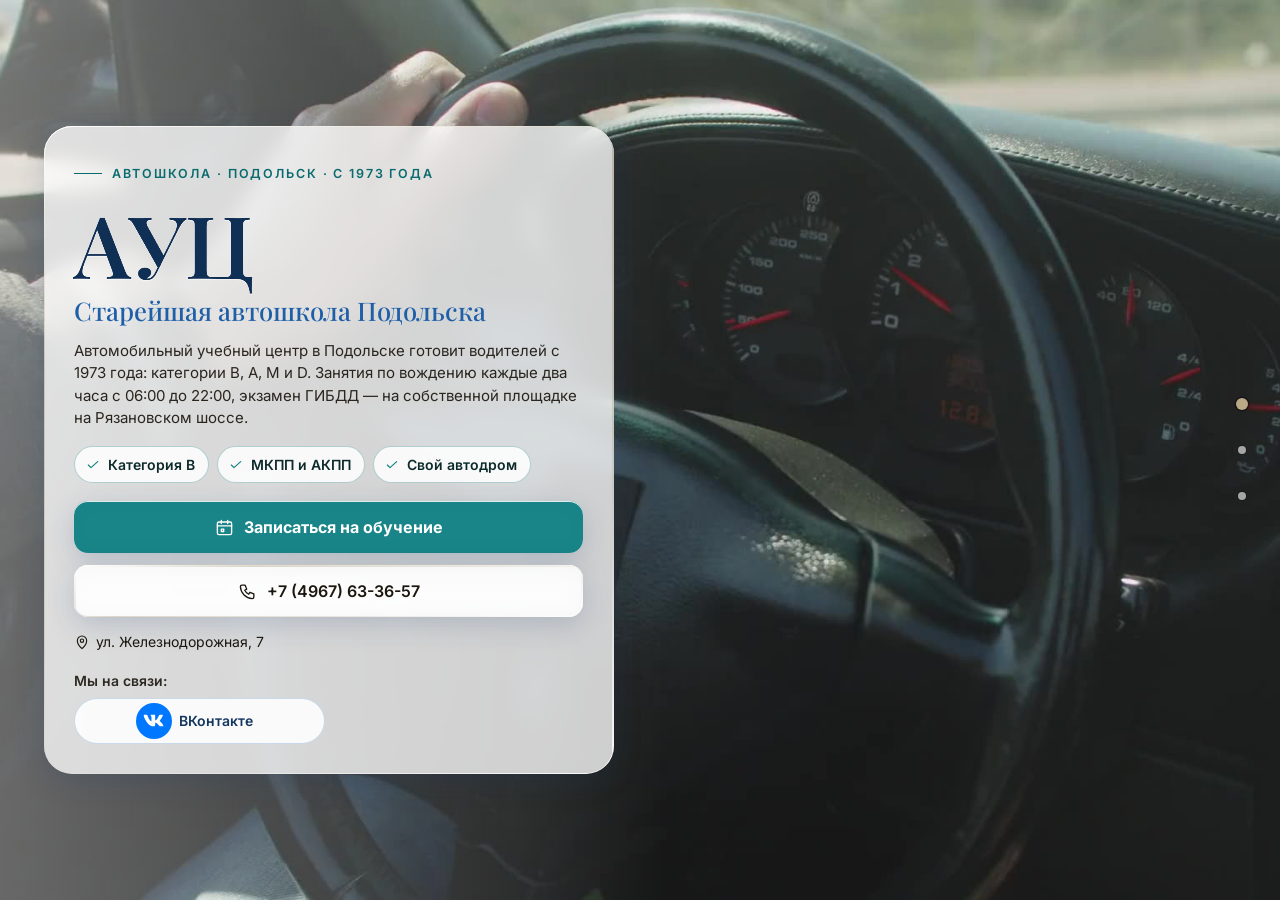
<file: index.html>
<!DOCTYPE html>
<html lang="ru" data-theme="light">
<head>
<meta charset="utf-8">
<meta name="viewport" content="width=device-width, initial-scale=1, viewport-fit=cover">
<title>Автошкола «Автомобильный учебный центр» (АУЦ), Подольск — категория B от 40 000 ₽, с 1973 года</title>
<meta name="description" content="Автомобильный учебный центр в Подольске с 1973 года: категория B на механике от 40 000 ₽, автомат 45 000 ₽, переподготовка B на D. Свой автодром. Телефон +7 (4967) 63-36-57.">
<meta name="robots" content="noindex, nofollow, noarchive">
<meta name="geo.region" content="RU-SPE">
<meta name="geo.placename" content="Санкт-Петербург">
<meta name="geo.position" content="59.8944504;30.4585142">
<meta name="ICBM" content="59.8944504, 30.4585142">
<meta property="og:type" content="website">
<meta property="og:locale" content="ru_RU">
<meta property="og:site_name" content="Автомобильный учебный центр">
<meta property="og:title" content="Автошкола «Автомобильный учебный центр» (АУЦ), Подольск — категория B от 40 000 ₽, с 1973 года">
<meta property="og:description" content="Автомобильный учебный центр в Подольске с 1973 года: категория B на механике от 40 000 ₽, автомат 45 000 ₽, переподготовка B на D. Свой автодром. Телефон +7 (4967) 63-36-57.">
<meta name="twitter:card" content="summary_large_image">
<meta name="twitter:title" content="Автошкола «Автомобильный учебный центр» (АУЦ), Подольск — категория B от 40 000 ₽, с 1973 года">
<meta name="twitter:description" content="Автомобильный учебный центр в Подольске с 1973 года: категория B на механике от 40 000 ₽, автомат 45 000 ₽, переподготовка B на D. Свой автодром. Телефон +7 (4967) 63-36-57.">
<meta name="theme-color" content="#ecfbfb">
<link rel="icon" href="data:image/svg+xml,%3Csvg%20xmlns%3D%22http%3A//www.w3.org/2000/svg%22%20viewBox%3D%220%200%2064%2064%22%3E%3Crect%20width%3D%2264%22%20height%3D%2264%22%20rx%3D%2214%22%20fill%3D%22%231f5fa8%22/%3E%3Ccircle%20cx%3D%2232%22%20cy%3D%2232%22%20r%3D%2217%22%20fill%3D%22none%22%20stroke%3D%22%23fff%22%20stroke-width%3D%225%22/%3E%3Ccircle%20cx%3D%2232%22%20cy%3D%2232%22%20r%3D%225%22%20fill%3D%22%23ffc54d%22/%3E%3C/svg%3E">
<script>document.documentElement.classList.add('js');try{var _i=parseInt(localStorage.getItem('nb_fs2'),10),_f=[1,1.15,1.3,1.5][_i];if(_f)document.documentElement.style.setProperty('--fs',_f)}catch(e){}</script>
<style id="hero-timing">:root{--hero-d:1.2s}</style>
<link rel="preload" as="image" href="img/hero-poster.jpg?v=2" fetchpriority="high">
<!-- шрифты лежат внутри сайта: Google Fonts у российской аудитории режется -->
<style>
@font-face{font-family:'Inter';font-style:normal;font-weight:400;font-display:swap;src:url(assets/fonts/inter-400-cyrillic-ext.woff2) format('woff2');unicode-range:U+0460-052F, U+1C80-1C8A, U+20B4, U+2DE0-2DFF, U+A640-A69F, U+FE2E-FE2F}
@font-face{font-family:'Inter';font-style:normal;font-weight:400;font-display:swap;src:url(assets/fonts/inter-400-cyrillic.woff2) format('woff2');unicode-range:U+0301, U+0400-045F, U+0490-0491, U+04B0-04B1, U+2116}
@font-face{font-family:'Inter';font-style:normal;font-weight:400;font-display:swap;src:url(assets/fonts/inter-400-latin-ext.woff2) format('woff2');unicode-range:U+0100-02BA, U+02BD-02C5, U+02C7-02CC, U+02CE-02D7, U+02DD-02FF, U+0304, U+0308, U+0329, U+1D00-1DBF, U+1E00-1E9F, U+1EF2-1EFF, U+2020, U+20A0-20AB, U+20AD-20C0, U+2113, U+2C60-2C7F, U+A720-A7FF}
@font-face{font-family:'Inter';font-style:normal;font-weight:400;font-display:swap;src:url(assets/fonts/inter-400-latin.woff2) format('woff2');unicode-range:U+0000-00FF, U+0131, U+0152-0153, U+02BB-02BC, U+02C6, U+02DA, U+02DC, U+0304, U+0308, U+0329, U+2000-206F, U+20AC, U+2122, U+2191, U+2193, U+2212, U+2215, U+FEFF, U+FFFD}
@font-face{font-family:'Inter';font-style:normal;font-weight:500;font-display:swap;src:url(assets/fonts/inter-500-cyrillic-ext.woff2) format('woff2');unicode-range:U+0460-052F, U+1C80-1C8A, U+20B4, U+2DE0-2DFF, U+A640-A69F, U+FE2E-FE2F}
@font-face{font-family:'Inter';font-style:normal;font-weight:500;font-display:swap;src:url(assets/fonts/inter-500-cyrillic.woff2) format('woff2');unicode-range:U+0301, U+0400-045F, U+0490-0491, U+04B0-04B1, U+2116}
@font-face{font-family:'Inter';font-style:normal;font-weight:500;font-display:swap;src:url(assets/fonts/inter-500-latin-ext.woff2) format('woff2');unicode-range:U+0100-02BA, U+02BD-02C5, U+02C7-02CC, U+02CE-02D7, U+02DD-02FF, U+0304, U+0308, U+0329, U+1D00-1DBF, U+1E00-1E9F, U+1EF2-1EFF, U+2020, U+20A0-20AB, U+20AD-20C0, U+2113, U+2C60-2C7F, U+A720-A7FF}
@font-face{font-family:'Inter';font-style:normal;font-weight:500;font-display:swap;src:url(assets/fonts/inter-500-latin.woff2) format('woff2');unicode-range:U+0000-00FF, U+0131, U+0152-0153, U+02BB-02BC, U+02C6, U+02DA, U+02DC, U+0304, U+0308, U+0329, U+2000-206F, U+20AC, U+2122, U+2191, U+2193, U+2212, U+2215, U+FEFF, U+FFFD}
@font-face{font-family:'Inter';font-style:normal;font-weight:600;font-display:swap;src:url(assets/fonts/inter-600-cyrillic-ext.woff2) format('woff2');unicode-range:U+0460-052F, U+1C80-1C8A, U+20B4, U+2DE0-2DFF, U+A640-A69F, U+FE2E-FE2F}
@font-face{font-family:'Inter';font-style:normal;font-weight:600;font-display:swap;src:url(assets/fonts/inter-600-cyrillic.woff2) format('woff2');unicode-range:U+0301, U+0400-045F, U+0490-0491, U+04B0-04B1, U+2116}
@font-face{font-family:'Inter';font-style:normal;font-weight:600;font-display:swap;src:url(assets/fonts/inter-600-latin-ext.woff2) format('woff2');unicode-range:U+0100-02BA, U+02BD-02C5, U+02C7-02CC, U+02CE-02D7, U+02DD-02FF, U+0304, U+0308, U+0329, U+1D00-1DBF, U+1E00-1E9F, U+1EF2-1EFF, U+2020, U+20A0-20AB, U+20AD-20C0, U+2113, U+2C60-2C7F, U+A720-A7FF}
@font-face{font-family:'Inter';font-style:normal;font-weight:600;font-display:swap;src:url(assets/fonts/inter-600-latin.woff2) format('woff2');unicode-range:U+0000-00FF, U+0131, U+0152-0153, U+02BB-02BC, U+02C6, U+02DA, U+02DC, U+0304, U+0308, U+0329, U+2000-206F, U+20AC, U+2122, U+2191, U+2193, U+2212, U+2215, U+FEFF, U+FFFD}
@font-face{font-family:'Inter';font-style:normal;font-weight:700;font-display:swap;src:url(assets/fonts/inter-700-cyrillic-ext.woff2) format('woff2');unicode-range:U+0460-052F, U+1C80-1C8A, U+20B4, U+2DE0-2DFF, U+A640-A69F, U+FE2E-FE2F}
@font-face{font-family:'Inter';font-style:normal;font-weight:700;font-display:swap;src:url(assets/fonts/inter-700-cyrillic.woff2) format('woff2');unicode-range:U+0301, U+0400-045F, U+0490-0491, U+04B0-04B1, U+2116}
@font-face{font-family:'Inter';font-style:normal;font-weight:700;font-display:swap;src:url(assets/fonts/inter-700-latin-ext.woff2) format('woff2');unicode-range:U+0100-02BA, U+02BD-02C5, U+02C7-02CC, U+02CE-02D7, U+02DD-02FF, U+0304, U+0308, U+0329, U+1D00-1DBF, U+1E00-1E9F, U+1EF2-1EFF, U+2020, U+20A0-20AB, U+20AD-20C0, U+2113, U+2C60-2C7F, U+A720-A7FF}
@font-face{font-family:'Inter';font-style:normal;font-weight:700;font-display:swap;src:url(assets/fonts/inter-700-latin.woff2) format('woff2');unicode-range:U+0000-00FF, U+0131, U+0152-0153, U+02BB-02BC, U+02C6, U+02DA, U+02DC, U+0304, U+0308, U+0329, U+2000-206F, U+20AC, U+2122, U+2191, U+2193, U+2212, U+2215, U+FEFF, U+FFFD}
@font-face{font-family:'Playfair Display';font-style:normal;font-weight:500;font-display:swap;src:url(assets/fonts/playfair-display-500-cyrillic.woff2) format('woff2');unicode-range:U+0301, U+0400-045F, U+0490-0491, U+04B0-04B1, U+2116}
@font-face{font-family:'Playfair Display';font-style:normal;font-weight:500;font-display:swap;src:url(assets/fonts/playfair-display-500-latin-ext.woff2) format('woff2');unicode-range:U+0100-02BA, U+02BD-02C5, U+02C7-02CC, U+02CE-02D7, U+02DD-02FF, U+0304, U+0308, U+0329, U+1D00-1DBF, U+1E00-1E9F, U+1EF2-1EFF, U+2020, U+20A0-20AB, U+20AD-20C0, U+2113, U+2C60-2C7F, U+A720-A7FF}
@font-face{font-family:'Playfair Display';font-style:normal;font-weight:500;font-display:swap;src:url(assets/fonts/playfair-display-500-latin.woff2) format('woff2');unicode-range:U+0000-00FF, U+0131, U+0152-0153, U+02BB-02BC, U+02C6, U+02DA, U+02DC, U+0304, U+0308, U+0329, U+2000-206F, U+20AC, U+2122, U+2191, U+2193, U+2212, U+2215, U+FEFF, U+FFFD}
@font-face{font-family:'Playfair Display';font-style:normal;font-weight:600;font-display:swap;src:url(assets/fonts/playfair-display-600-cyrillic.woff2) format('woff2');unicode-range:U+0301, U+0400-045F, U+0490-0491, U+04B0-04B1, U+2116}
@font-face{font-family:'Playfair Display';font-style:normal;font-weight:600;font-display:swap;src:url(assets/fonts/playfair-display-600-latin-ext.woff2) format('woff2');unicode-range:U+0100-02BA, U+02BD-02C5, U+02C7-02CC, U+02CE-02D7, U+02DD-02FF, U+0304, U+0308, U+0329, U+1D00-1DBF, U+1E00-1E9F, U+1EF2-1EFF, U+2020, U+20A0-20AB, U+20AD-20C0, U+2113, U+2C60-2C7F, U+A720-A7FF}
@font-face{font-family:'Playfair Display';font-style:normal;font-weight:600;font-display:swap;src:url(assets/fonts/playfair-display-600-latin.woff2) format('woff2');unicode-range:U+0000-00FF, U+0131, U+0152-0153, U+02BB-02BC, U+02C6, U+02DA, U+02DC, U+0304, U+0308, U+0329, U+2000-206F, U+20AC, U+2122, U+2191, U+2193, U+2212, U+2215, U+FEFF, U+FFFD}
/* ===== Notary site — generator stylesheet (light warm base, dark theme by toggle) ===== */
:root{
  --p100:#665230; --p90:#97825e; --p80:#bba887; --p70:#c2b9a9; --p50:#dad5ce; --p40:#e0dedb;
  --p30:#eeece9; --p20:#f1f1f0; --p10:#f8f8f8; --n100:#0e0f11; --n90:#3c404b; --n10:#fff;

  --bg:var(--p10); --bg2:var(--p20); --bg3:var(--p30); --card:var(--n10); --text:var(--n100); --muted:var(--n90);
  --line:var(--p50); --line2:var(--p40); --accent:var(--p90); --accent-d:var(--p100); --accent-l:var(--p80); --accent-soft:var(--p30);
  --on-accent:#fff; --shadow:0 1px 10px rgba(51,51,51,.10); --shadow-lg:0 12px 40px rgba(30,24,10,.14);
  --hero-ov1:rgba(14,15,17,.72); --hero-ov2:rgba(14,15,17,.30); --sec-ov:rgba(248,248,248,.72);
  --ok:#2e8b57; --bad:#b4453b;
  /* те же цвета составляющими: rgba() понимают все браузеры, color-mix() — нет */
  --bg-rgb:248,248,248; --card-rgb:255,255,255; --accent-rgb:151,130,94; --ok-rgb:46,139,87;

  --zc:var(--fs); --fs:1; --vwu:calc(1vw / var(--fs)); --vhu:calc(1vh / var(--fs));   /* масштаб текста (А−/А+) и «честные» vw/vh под ним */
  --hdr-h:68px; --bar-h:70px; --vh:calc(100*var(--vhu)); --gap:24px; --radius:14px; --radius-s:10px;
  --font:"Inter",Tahoma,Arial,sans-serif; --serif:"Playfair Display",Georgia,"Times New Roman",serif;
  --ease:cubic-bezier(.65,.05,.36,1); --speed:520ms;
}
html[data-theme="dark"]{
  --bg:#17150f; --bg2:#1d1a13; --bg3:#252117; --card:#221e15; --text:#f1ebdf; --muted:#b9ae98;
  --line:#3a3325; --line2:#2f2a1e; --accent:#c9b17f; --accent-d:#e0cf9f; --accent-l:#8d7b58; --accent-soft:#2a251a;
  --on-accent:#17150f; --shadow:0 1px 12px rgba(0,0,0,.45); --shadow-lg:0 14px 40px rgba(0,0,0,.55);
  --hero-ov1:rgba(10,9,6,.80); --hero-ov2:rgba(10,9,6,.40); --sec-ov:rgba(16,15,12,.76);
  --bg-rgb:23,21,15; --card-rgb:34,30,21; --accent-rgb:201,177,127;
}

*,*::before,*::after{box-sizing:border-box}
/* А−/А+: весь сайт — шапка, плашки, меню, формы, окна — растёт пропорционально, как при увеличении масштаба в браузере */
html{-webkit-text-size-adjust:100%;scroll-behavior:auto;zoom:var(--fs,1)}
html,body{height:100%;margin:0;overflow:hidden;background:var(--bg);color:var(--text);
  font-family:var(--font);font-size:16px;line-height:1.55;-webkit-font-smoothing:antialiased}
body{overscroll-behavior:none;position:relative}
a{color:inherit;text-decoration:none}
img{display:block;max-width:100%}
button{font:inherit;color:inherit;background:none;border:0;padding:0;cursor:pointer}
input,select,textarea{font:inherit;color:inherit}
h1,h2,h3,h4,p{margin:0}
ul{margin:0;padding:0;list-style:none}
svg{display:block}
.ico{width:22px;height:22px;stroke:currentColor;fill:none;stroke-width:1.7;stroke-linecap:round;stroke-linejoin:round;flex:none}
.vh{position:absolute!important;width:1px;height:1px;overflow:hidden;clip:rect(0 0 0 0);white-space:nowrap}

/* ---------- typography helpers ---------- */
.kicker{display:inline-flex;align-items:center;gap:10px;font-size:13px;font-weight:600;letter-spacing:.14em;text-transform:uppercase;color:var(--accent)}
.kicker::before{content:"";width:28px;height:1px;background:var(--accent)}
.h2{font-size:clamp(26px,calc(3.2*var(--vwu,1vw)),40px);font-weight:600;letter-spacing:-.02em;line-height:1.12;margin-top:10px}
.lead{color:var(--muted);font-size:17px;max-width:640px;margin-top:12px}
.sec-head{margin-bottom:28px}
#contacts .sec-head{margin-bottom:18px}

/* ---------- buttons ---------- */
.btn{display:inline-flex;align-items:center;justify-content:center;gap:10px;min-height:48px;padding:0 22px;border-radius:999px;
  font-weight:600;font-size:15px;line-height:1;border:1.5px solid transparent;transition:background .25s,color .25s,border-color .25s,transform .2s,box-shadow .25s;white-space:nowrap}
.btn:active{transform:translateY(1px)}
.btn-primary{background:var(--accent-d);color:var(--on-accent);border-color:var(--accent-d)}
.btn-primary:hover{background:var(--accent);border-color:var(--accent);color:#fff}
html[data-theme="dark"] .btn-primary:hover{color:#17150f}
.btn-ghost{border-color:var(--line);color:var(--text);background:var(--card)}
.btn-ghost:hover{border-color:var(--accent);color:var(--accent-d)}
.btn-light{background:rgba(255,255,255,.14);color:#fff;border-color:rgba(255,255,255,.55);backdrop-filter:blur(6px)}
.btn-light:hover{background:#fff;color:var(--n100)}
.btn-white{background:#fff;color:var(--n100);border-color:#fff}
.btn-white:hover{background:var(--p30);border-color:var(--p30)}
.btn .ico{width:18px;height:18px}
.btn-sm{min-height:44px;padding:0 16px;font-size:14px}

/* ---------- header ---------- */
.hdr{position:fixed;top:0;left:0;right:0;height:var(--hdr-h);z-index:200;display:flex;align-items:center;
  zoom:calc(1 / var(--zc,1)); --vwu:1vw; --vhu:1vh;   /* А−/А+ шапку не трогают: она всегда как при 100 % (страница в zoom, шапка — встречный zoom) */
  background:rgba(var(--bg-rgb),.88);backdrop-filter:blur(12px);-webkit-backdrop-filter:blur(12px);
  border-bottom:1px solid var(--line2);transition:background .3s}
.hdr-in{width:100%;max-width:1280px;margin:0 auto;padding:0 28px;display:flex;align-items:center;gap:24px}
.brand{display:flex;align-items:center;gap:12px;min-width:0;min-height:44px}
.mono-img{object-fit:contain;background:#fff;padding:2px;box-sizing:border-box}
.mono{width:42px;height:42px;border-radius:12px;background:var(--accent-d);color:var(--on-accent);display:grid;place-items:center;
  font-family:var(--serif);font-size:20px;font-weight:600;flex:none;letter-spacing:.02em}
.brand-t{display:flex;flex-direction:column;line-height:1.15;min-width:0}
.brand-n{font-weight:600;font-size:15px;white-space:nowrap;overflow:hidden;text-overflow:ellipsis}
.brand-s{font-size:13px;color:var(--muted);white-space:nowrap;overflow:hidden;text-overflow:ellipsis}
.nav{display:flex;align-items:center;gap:4px;margin-left:auto}
.nav > li{position:relative}
.nav-a{display:inline-flex;align-items:center;gap:6px;min-height:44px;padding:10px 12px;border-radius:8px;font-size:14px;font-weight:500;color:var(--text);opacity:.8;transition:opacity .2s,background .2s}
.nav-a:hover,.nav-a.cur,.nav > li.open > .nav-a{opacity:1;background:var(--bg3)}
.nav-a .chev{width:14px;height:14px;transition:transform .25s}
.nav > li.open > .nav-a .chev{transform:rotate(180deg)}
.hdr-tools{display:flex;align-items:center;gap:6px;margin-left:8px}
.tool{width:44px;height:44px;border-radius:10px;display:grid;place-items:center;color:var(--text);opacity:.8;transition:background .2s,opacity .2s}
.tool:hover{background:var(--bg3);opacity:1}
.tool .ico{width:20px;height:20px}
.tool-lang{width:auto;padding:0 10px;gap:6px;font-size:13px;font-weight:600;letter-spacing:.04em;display:flex;align-items:center}
.lang-wrap{position:relative}
.lang-dd{position:absolute;right:0;top:calc(100% + 8px);background:var(--card);border:1px solid var(--line);border-radius:12px;box-shadow:var(--shadow-lg);
  padding:6px;min-width:190px;display:none;z-index:210}
.lang-wrap.open .lang-dd{display:block}
.lang-dd button,.lang-dd a{display:flex;width:100%;align-items:center;gap:10px;min-height:44px;padding:9px 12px;border-radius:8px;font-size:14px;text-align:left}
.lang-dd button:hover,.lang-dd a:hover{background:var(--bg3)}
.lang-dd button.cur,.lang-dd a.cur{color:var(--accent-d);font-weight:600}
.lang-dd b{font-size:13px;letter-spacing:.08em;width:26px;color:var(--muted)}
.hdr-book{margin-left:4px}
.burger{display:none}
.moon,.sun{display:none}
html[data-theme="dark"] .sun{display:block}
html:not([data-theme="dark"]) .moon{display:block}

/* mega menu */
.mega{position:absolute;left:50%;top:calc(100% + 10px);transform:translateX(-50%);width:min(980px,calc(calc(100*var(--vwu,1vw)) - 40px));
  background:var(--card);border:1px solid var(--line);border-radius:16px;box-shadow:var(--shadow-lg);padding:20px;display:none;z-index:210}
.nav > li.open > .mega{display:block}
.mega-head{display:flex;justify-content:space-between;align-items:baseline;gap:16px;padding:0 6px 14px;border-bottom:1px solid var(--line2);margin-bottom:12px}
.mega-head b{font-size:14px}
.mega-head span{font-size:13px;color:var(--muted)}
.mega-grid{display:grid;grid-template-columns:repeat(2,1fr);gap:4px}
.mega-it{display:flex;gap:12px;align-items:flex-start;padding:10px 12px;border-radius:10px;text-align:left;width:100%;transition:background .2s}
.mega-it:hover{background:var(--bg3)}
.mega-it .cic{width:38px;height:38px;border-radius:10px;background:var(--accent-soft);color:var(--accent-d);display:grid;place-items:center;flex:none}
.mega-it .cic .ico{width:20px;height:20px}
.mega-it b{display:block;font-size:14px;font-weight:600}
.mega-it small{display:block;font-size:13px;color:var(--muted);line-height:1.35;margin-top:2px}
.mega-it em{font-style:normal;font-size:13px;color:var(--accent);margin-top:3px;display:block}

/* mobile menu */
.mmenu{position:fixed;top:calc(var(--hdr-h) / var(--zc,1));left:0;right:0;bottom:var(--bar-h);z-index:190;background:var(--bg);overflow-y:auto;padding:14px 18px 30px;display:none}
.mmenu.open{display:block}
.mmenu a,.mmenu .macc > button{display:flex;align-items:center;justify-content:space-between;width:100%;padding:14px 6px;border-bottom:1px solid var(--line2);font-size:17px;font-weight:500;text-align:left}
.mmenu .macc > button .chev{width:18px;height:18px;transition:transform .25s}
.mmenu .macc.open > button .chev{transform:rotate(180deg)}
.mmenu .macc-list{display:none;padding:4px 0 8px}
.mmenu .macc.open .macc-list{display:block}
.mmenu .macc-list button{display:flex;align-items:center;gap:12px;width:100%;padding:11px 8px;border-radius:10px;text-align:left;font-size:15px}
.mmenu .macc-list button:hover{background:var(--bg3)}
.mmenu .macc-list .cic{width:32px;height:32px;border-radius:8px;background:var(--accent-soft);color:var(--accent-d);display:grid;place-items:center;flex:none}
.mmenu .macc-list .cic .ico{width:17px;height:17px}
.mmenu-foot{display:flex;flex-wrap:wrap;gap:8px;margin-top:18px}
.mmenu-foot .btn{flex:1}

/* ---------- full-page scroller ---------- */
.fp{position:relative;width:100%;height:var(--vh);overflow:hidden}
.fp-track{will-change:transform;transition:transform var(--speed) var(--ease)}
.fp-track.no-anim{transition:none}
.sec{position:relative;height:var(--vh);width:100%;overflow:hidden}
.sec-scroll{height:100%;overflow-y:auto;overflow-x:hidden;display:flex;flex-direction:column;
  padding:calc(var(--hdr-h) / var(--zc,1) + 20px) 28px calc(var(--bar-h) + 96px);-webkit-overflow-scrolling:touch;scrollbar-width:thin;scrollbar-color:var(--line) transparent}
.wrap{margin:auto;width:100%;max-width:1180px}
.sec-alt{background:var(--bg2)}

/* reveal animation */
.rv{opacity:0;transform:translateY(18px);transition:opacity .7s ease,transform .7s ease;transition-delay:calc(var(--i,0) * 90ms)}
.sec.active .rv{opacity:1;transform:none}

/* side dots */
.dots{position:fixed;right:16px;top:50%;transform:translateY(-50%);z-index:150;display:flex;flex-direction:column;gap:2px}
.dots button{position:relative;width:44px;height:44px;display:grid;place-items:center}
.dots button::after{content:"";width:8px;height:8px;border-radius:50%;background:var(--muted);opacity:.45;transition:transform .25s,opacity .25s,background .25s}
.dots button:hover::after{opacity:.9}
.dots button.cur::after{background:var(--accent);opacity:1;transform:scale(1.5)}
.dots button span{position:absolute;right:32px;top:50%;transform:translateY(-50%) translateX(6px);background:var(--n100);color:#fff;font-size:13px;
  padding:5px 10px;border-radius:6px;white-space:nowrap;opacity:0;pointer-events:none;transition:opacity .2s,transform .2s}
.dots button:hover span{opacity:1;transform:translateY(-50%)}
.sec-hero ~ .dots{color:#fff}
body[data-sec="0"] .dots button::after{background:#fff}
body[data-sec="0"] .dots button.cur::after{background:var(--p80)}

.sec:not(.sec-hero) .sec-scroll{position:relative;z-index:1}

.status{display:inline-flex;align-items:center;gap:8px;padding:8px 14px 8px 10px;border-radius:999px;background:rgba(255,255,255,.12);border:1px solid rgba(255,255,255,.28);font-size:13px;backdrop-filter:blur(6px)}
.status i{width:9px;height:9px;border-radius:50%;background:#7bd389;box-shadow:0 0 0 3px rgba(123,211,137,.28)}
.status.closed i{background:#f08a7e;box-shadow:0 0 0 3px rgba(240,138,126,.28)}
.status.soon i{background:#f0c674;box-shadow:0 0 0 3px rgba(240,198,116,.28)}
.status span{opacity:.85}
.addr-link{display:inline-flex;align-items:center;gap:6px;border-bottom:1px solid currentColor;padding:13px 0 14px;margin:-13px 0 -14px;transition:color .2s}
.addr-link:hover{color:var(--accent)}
.addr-link .ico{width:16px;height:16px}

/* ---------- services ---------- */
.svc-grid{display:grid;grid-template-columns:repeat(5,1fr);gap:14px}
.svc{display:flex;flex-direction:column;align-items:flex-start;gap:10px;padding:18px 16px 16px;border-radius:var(--radius);background:var(--card);border:1px solid var(--line2);
  text-align:left;min-height:170px;transition:transform .25s,box-shadow .25s,border-color .25s;position:relative}
.svc:hover{transform:translateY(-3px);box-shadow:var(--shadow-lg);border-color:var(--accent-l)}
.svc .cic{width:44px;height:44px;border-radius:12px;background:var(--accent-soft);color:var(--accent-d);display:grid;place-items:center}
.svc b{font-size:15px;font-weight:600;line-height:1.3}
.svc small{font-size:13px;color:var(--muted);line-height:1.35}
.svc em{font-style:normal;font-size:13px;color:var(--accent);margin-top:auto;padding-top:6px;display:inline-flex;align-items:center;gap:4px}
.svc em .ico{width:12px;height:12px}

/* ---------- about ---------- */
.about{display:grid;grid-template-columns:1.15fr .85fr;gap:48px;align-items:start}
.about-txt p{color:var(--muted);margin-top:14px;font-size:16px}
.about-txt p:first-of-type{color:var(--text)}
.quote{margin-top:22px;padding:16px 20px;border-left:3px solid var(--accent);background:var(--card);border-radius:0 12px 12px 0;font-family:var(--serif);font-size:18px;line-height:1.45;color:var(--text)}
.creds{display:grid;gap:10px}
.cred{display:flex;gap:14px;align-items:center;padding:14px 16px;border-radius:12px;background:var(--card);border:1px solid var(--line2)}
.cred .cic{width:40px;height:40px;border-radius:10px;background:var(--accent-soft);color:var(--accent-d);display:grid;place-items:center;flex:none}
.cred .cic .ico{width:20px;height:20px}
.cred small{display:block;font-size:13px;color:var(--muted);text-transform:uppercase;letter-spacing:.06em}
.cred b{display:block;font-size:15px;font-weight:600;line-height:1.3}
.chips{display:flex;flex-wrap:wrap;gap:8px;margin-top:16px}
.chips li{padding:8px 14px;border-radius:999px;border:1px solid var(--accent-l);color:var(--accent-d);font-size:13.5px;font-weight:500;background:var(--card)}
.strong-lbl{margin-top:22px;font-size:13px;text-transform:uppercase;letter-spacing:.1em;color:var(--muted)}

/* ---------- how ---------- */
.steps{display:grid;grid-template-columns:repeat(5,1fr);gap:16px;position:relative;margin-top:14px}
.steps::before{content:"";position:absolute;left:8%;right:8%;top:30px;height:1px;background:var(--line)}
.step{position:relative;padding:0 8px}
.step-n{width:60px;height:60px;border-radius:50%;background:var(--card);border:1.5px solid var(--accent-l);color:var(--accent-d);display:grid;place-items:center;
  font-family:var(--serif);font-size:24px;font-weight:600;position:relative;z-index:1;transition:background .4s,color .4s}
.sec.active .step-n{animation:pop .6s var(--ease) both;animation-delay:calc(var(--i) * 140ms + 150ms)}
@keyframes pop{0%{transform:scale(.6);opacity:0}60%{transform:scale(1.08);opacity:1}100%{transform:scale(1)}}
.step b{display:block;margin-top:16px;font-size:17px;font-weight:600}
.step p{color:var(--muted);font-size:14.5px;margin-top:6px}

/* ---------- reviews ---------- */
.reviews{display:grid;grid-template-columns:300px 1fr;gap:28px;align-items:start}
.rsum{background:var(--card);border:1px solid var(--line2);border-radius:var(--radius);padding:26px 24px;text-align:center}
.rsum .big{font-family:var(--serif);font-size:64px;line-height:1;font-weight:500;color:var(--accent-d)}
.stars{display:inline-flex;gap:3px;--fill:100%}
.stars svg{width:20px;height:20px}
.stars .st{fill:var(--line);stroke:none}
.stars .st.on{fill:#e7b73b}
.stars .st.half{fill:url(#halfgrad)}
.rsum .stars{margin-top:8px}
.rsum p{color:var(--muted);font-size:13.5px;margin-top:10px;line-height:1.4}
.rsum .btn{margin-top:16px;width:100%}
.rsum .gis{display:block;margin:10px 0 -14px;padding:14px 0;font-size:13px;color:var(--accent-d);text-decoration:underline;text-underline-offset:3px}
.rgrid{display:grid;grid-template-columns:repeat(2,1fr);gap:14px}
.rev{background:var(--card);border:1px solid var(--line2);border-radius:var(--radius);padding:20px;display:flex;flex-direction:column;gap:10px}
.rev .stars svg{width:15px;height:15px}
.rev p{font-size:14.5px;line-height:1.5;flex:1}
.rev p::before{content:"“";font-family:var(--serif);color:var(--accent);font-size:22px;line-height:0;margin-right:4px;vertical-align:-6px}
.rev-meta{display:flex;flex-wrap:wrap;justify-content:space-between;gap:4px 10px;align-items:baseline;font-size:13px;color:var(--muted)}
.rev-meta b{color:var(--text);font-weight:600}
.rev-src{display:inline-flex;align-items:center;gap:5px;white-space:nowrap;margin-left:auto}
.rev-src i{width:6px;height:6px;border-radius:50%;background:var(--accent)}
.rev-sample{color:var(--muted);font-style:italic;opacity:.85}
.rev-real{color:var(--accent-d);font-weight:600}
.rev-real i{background:var(--ok)}
.rev-is-real{border-color:var(--accent-l)}
.demo-note{margin-top:14px;max-width:760px;font-size:13.5px;line-height:1.45;color:var(--muted);background:var(--accent-soft);
  border-left:3px solid var(--accent);border-radius:0 8px 8px 0;padding:8px 12px}
.rnote{margin-top:14px;font-size:13px;color:var(--muted)}

/* ---------- faq ---------- */
.faq{display:grid;grid-template-columns:1fr 1fr;gap:0 32px;align-items:start}
.faq-col{display:flex;flex-direction:column}
.fq{border-bottom:1px solid var(--line)}
.fq > button{display:flex;width:100%;align-items:center;justify-content:space-between;gap:16px;min-height:44px;padding:16px 4px;text-align:left;font-weight:600;font-size:15.5px;line-height:1.35}
.fq > button .pl{width:26px;height:26px;border-radius:50%;border:1px solid var(--line);display:grid;place-items:center;flex:none;color:var(--accent-d);transition:transform .3s,background .3s}
.fq > button .pl .ico{width:14px;height:14px}
.fq.open > button .pl{transform:rotate(45deg);background:var(--accent-soft)}
.fq-a{display:grid;grid-template-rows:0fr;transition:grid-template-rows .35s var(--ease)}
.fq.open .fq-a{grid-template-rows:1fr}
.fq-a > div{overflow:hidden}
.fq-a p{color:var(--muted);font-size:14.5px;padding:0 4px 16px;line-height:1.55}
.fq-a .faq-note{font-size:13px;color:var(--accent-d);padding-bottom:6px}
.fq-a .faq-note:empty{display:none}

/* ---------- contacts ---------- */
.contacts{display:grid;grid-template-columns:1fr 1.05fr 1fr;gap:18px;align-items:stretch}
.contacts .cbox{padding:16px 18px}
.cbox{background:var(--card);border:1px solid var(--line2);border-radius:var(--radius);padding:20px}
.cl{display:grid;gap:12px}
.cl li{display:flex;gap:12px;align-items:flex-start}
.cl .cic{width:36px;height:36px;border-radius:10px;background:var(--accent-soft);color:var(--accent-d);display:grid;place-items:center;flex:none}
.cl .cic .ico{width:18px;height:18px}
.cl small{display:block;font-size:13px;color:var(--muted);text-transform:uppercase;letter-spacing:.06em}
.cl b{display:block;font-weight:500;font-size:15px;line-height:1.4}
.cl a.tel,.cl a.mail{display:block;padding:14px 0;margin:-14px 0}
.cl a.tel:hover,.cl a.mail:hover{color:var(--accent-d)}
.hours-link{display:inline-block;font-size:13px;color:var(--accent-d);text-decoration:underline;text-underline-offset:3px;padding:14px 0;margin:-14px 0}
.cl .msgs{display:flex;gap:8px;margin-top:4px;flex-wrap:wrap}
.cl .msgs a{display:inline-flex;align-items:center;gap:6px;padding:6px 10px;border-radius:8px;border:1px solid var(--line);font-size:13px;min-height:44px}
.cl .msgs a .ico{width:16px;height:16px}
.mapbox{display:flex;flex-direction:column;gap:12px;padding:12px}
.map{flex:1;min-height:280px;border-radius:10px;overflow:hidden;border:1px solid var(--line);background:var(--bg3);position:relative}
.map iframe{width:100%;height:100%;border:0;position:absolute;inset:0}
.map-actions{display:flex;gap:8px;flex-wrap:wrap}
.map-actions .btn{flex:1;min-height:44px;font-size:14px;padding:0 12px}

/* form */
.form h3{font-size:19px;font-weight:600}
.form .fdesc{color:var(--muted);font-size:13.5px;margin-top:6px}
.fg{display:grid;gap:8px;margin-top:12px}
.f2{display:grid;grid-template-columns:1fr 1fr;gap:10px}
.fld{display:flex;flex-direction:column;gap:4px}
.fld label{font-size:13px;color:var(--muted);font-weight:500}
.fld input,.fld select,.fld textarea{width:100%;background:var(--bg);border:1px solid var(--line);border-radius:10px;padding:8px 12px;font-size:14px;transition:border-color .2s,box-shadow .2s;min-height:44px}
.fld textarea{min-height:48px;resize:vertical}
.fld input:focus,.fld select:focus,.fld textarea:focus{outline:0;border-color:var(--accent);box-shadow:0 0 0 3px rgba(var(--accent-rgb),.22)}
.fld.err input,.fld.err select{border-color:var(--bad)}
.ferr{font-size:13px;color:var(--bad);display:none}
.fld.err .ferr{display:block}
.fnote{font-size:13px;color:var(--muted);margin-top:8px;line-height:1.4}
.fok{display:none;margin-top:10px;padding:10px 12px;border-radius:10px;background:rgba(var(--ok-rgb),.12);color:var(--ok);font-size:13.5px}
.fok.show{display:block}

.foot{margin-top:18px;padding-top:12px;padding-left:250px;flex-wrap:nowrap;align-items:flex-start;border-top:1px solid var(--line2);display:flex;justify-content:space-between;gap:16px;flex-wrap:wrap;font-size:13px;color:var(--muted)}
.foot p{max-width:none}
.foot .fl{white-space:nowrap;flex:none}
.foot .fl a{margin-left:14px;padding:14px 0;margin-top:-14px;margin-bottom:-14px;display:inline-block;min-width:44px;text-align:center;text-decoration:underline;text-underline-offset:3px}

/* ---------- bottom bar ---------- */
.bar{position:fixed;inset:auto 0 0;z-index:300;background:var(--card);box-shadow:0 -1px 10px rgba(51,51,51,.1);border-top:1px solid var(--line2);
  padding:6px 0;padding-bottom:calc(6px + env(safe-area-inset-bottom,0px))}
.bar-in{display:flex;justify-content:space-around;align-items:center;max-width:1080px;margin:0 auto}
.bi{display:flex;flex-direction:column;align-items:center;gap:5px;padding:8px 24px;border-radius:10px;font-size:13.5px;line-height:1;color:var(--text);opacity:.65;
  transition:opacity .3s,background .3s,color .3s;flex:1;max-width:190px;min-width:0}
.bi span{white-space:nowrap;max-width:100%;overflow:hidden;text-overflow:ellipsis}
.bi .ico{width:24px;height:24px}
.bi:hover{opacity:1;background:var(--bg3)}
.bi.cur{opacity:1;color:var(--accent-d)}


/* ---------- modals ---------- */
.modal{position:fixed;inset:0;z-index:400;background:rgba(14,15,17,.62);display:none;align-items:center;justify-content:center;padding:20px}
.modal.open{display:flex}
.mbox{background:var(--card);color:var(--text);border-radius:18px;width:100%;max-width:560px;max-height:min(calc(86*var(--vhu,1vh)),860px);overflow:auto;padding:26px 26px 22px;position:relative;box-shadow:var(--shadow-lg);
  animation:mup .3s var(--ease)}
@keyframes mup{from{opacity:0;transform:translateY(16px) scale(.98)}to{opacity:1;transform:none}}
.mbox-lg{max-width:760px}
.mclose{position:absolute;top:12px;right:12px;width:44px;height:44px;border-radius:50%;display:grid;place-items:center;color:var(--muted)}
.mclose:hover{background:var(--bg3);color:var(--text)}
.mbox h3{font-size:22px;font-weight:600;padding-right:36px}
.mbox .msub{color:var(--muted);font-size:14px;margin-top:4px}
.hours-t{width:100%;border-collapse:collapse;margin-top:16px;font-size:15px}
.hours-t td{padding:9px 6px;border-bottom:1px solid var(--line2)}
.hours-t td:last-child{text-align:right;font-weight:500;white-space:nowrap}
.hours-t tr.today td{color:var(--accent-d);font-weight:600}
.hours-t tr.today td:first-child::after{content:" · " attr(data-today);font-weight:400;font-size:13px;color:var(--muted)}
.hours-t tr.off td:last-child{color:var(--muted);font-weight:400}
.mnote{margin-top:14px;padding:12px 14px;border-radius:10px;background:var(--bg2);font-size:13.5px;color:var(--muted)}
.mnote b{display:block;color:var(--text);margin-bottom:3px;font-size:13px}
.mcontacts{display:flex;flex-wrap:wrap;gap:8px;margin-top:14px}
.mcontacts a{display:inline-flex;align-items:center;gap:7px;min-height:44px;padding:9px 13px;border-radius:10px;border:1px solid var(--line);font-size:13.5px}
.mcontacts a .ico{width:16px;height:16px}
.mcontacts a:hover{border-color:var(--accent)}
/* способы записи: позвонить, написать на почту, заказать обратный звонок */
.bk-opts{display:grid;gap:10px;margin-top:14px}
.bk-opt{display:flex;align-items:center;gap:14px;min-height:60px;padding:10px 16px;border-radius:14px;border:1px solid var(--line);background:var(--bg3);color:var(--text);font-size:16px;font-weight:600;text-align:left;text-decoration:none;transition:border-color .2s,background .2s}
.bk-opt:hover{border-color:var(--accent);background:var(--accent-soft)}
.bk-opt .ico{width:24px;height:24px;color:var(--accent-d);flex:none}
.bk-opt small{display:block;font-weight:400;font-size:13px;color:var(--muted);margin-top:1px}
.mbox-book{max-width:440px}
/* оплата значками, подпись у общего телефона */
.pay-pills{display:flex;flex-wrap:wrap;gap:6px;margin-top:5px}
.pay-pill{display:inline-flex;align-items:center;gap:6px;padding:4px 11px 4px 9px;border-radius:999px;border:1px solid var(--line);background:var(--bg3);font-size:13px;font-weight:600;line-height:1.3;white-space:nowrap}
.pay-pill .ico{width:15px;height:15px;color:var(--accent-d)}
.pay-pill.pay-logo{background:#fff;border-color:rgba(0,0,0,.12);padding:3px 11px;min-height:28px}
.pay-pill.pay-logo img{display:block;height:17px;width:auto}
.pay-pill.pay-logo img[src$="sbp.svg"]{height:20px}

.brand-t{display:flex;flex-direction:column;justify-content:center;gap:2px;line-height:1.1;min-width:0}
.brand-s{display:block;font-size:10.5px;font-weight:600;letter-spacing:.16em;text-transform:uppercase;color:var(--muted);white-space:nowrap;overflow:visible;text-overflow:clip}
.brand-n{font-size:16px;font-weight:600;white-space:nowrap;overflow:visible;text-overflow:clip}
.nav-a{white-space:nowrap}
#navServices{position:static}
.mega{max-height:calc(calc(100*var(--vhu,1vh)) - var(--hdr-h) - 24px);overflow-y:auto;top:calc(100% + 6px);width:min(980px,calc(calc(100*var(--vwu,1vw)) - 32px))}
@media screen and (max-width:760px){.mega-grid{grid-template-columns:1fr}}
@media screen and (max-width:479px){.brand-t{display:flex}.brand-s{font-size:9px;letter-spacing:.14em}.brand-n{font-size:12.5px;white-space:normal;line-height:1.12}}
.bk-inline{grid-template-columns:repeat(3,1fr);gap:8px}
.bk-inline .bk-opt{flex-direction:column;justify-content:center;gap:5px;min-height:76px;padding:9px 6px;font-size:13.5px;text-align:center;line-height:1.2}
.bk-inline .bk-opt .ico{width:22px;height:22px}
.bk-inline .bk-opt small{display:none}
/* services modal */
.svc-list{margin-top:16px;display:grid;grid-template-columns:1fr 1fr;gap:6px}
.svc-list button{display:flex;gap:10px;align-items:center;width:100%;min-height:44px;text-align:left;padding:10px 12px;border-radius:10px;font-size:14px;line-height:1.35;border:1px solid var(--line2);background:var(--bg)}
.svc-list button:hover{border-color:var(--accent);background:var(--accent-soft)}
.svc-list button .ico{width:16px;height:16px;color:var(--accent);margin-top:2px}
.mhint{font-size:13px;color:var(--muted);margin-top:12px}
.mhead{display:flex;gap:14px;align-items:center;padding-right:36px}
.mhead .cic{width:48px;height:48px;border-radius:12px;background:var(--accent-soft);color:var(--accent-d);display:grid;place-items:center;flex:none}

/* ---------- responsive ---------- */
@media (max-width:1200px){
  .svc-grid{grid-template-columns:repeat(5,1fr)}
  .svc{min-height:160px;padding:14px}
  .svc small{display:none}
}
@media screen and (max-width:991px){
  :root{--hdr-h:62px}
  .nav,.hdr-book{display:none}
  .burger{display:grid}
  .hdr-in{padding:0 18px;gap:12px}
}
@media (max-width:991px){
  :root{--bar-h:64px}
  .sec-scroll{padding:calc(var(--hdr-h) / var(--zc,1) + 16px) 22px calc(var(--bar-h) + 96px)}
  .dots{right:8px;gap:8px}
  .dots button span{display:none}
  .svc-grid{grid-template-columns:repeat(3,1fr);gap:10px}
  .svc{min-height:0}
  .about{grid-template-columns:1fr;gap:22px}
  .steps{grid-template-columns:repeat(5,1fr);gap:10px}
  .step-n{width:48px;height:48px;font-size:20px}
  .step b{font-size:15px}.step p{font-size:13px}
  .reviews{grid-template-columns:1fr;gap:16px}
  .rsum{display:flex;align-items:center;gap:18px;text-align:left;padding:16px 18px}
  .rsum .big{font-size:44px}.rsum .stars{margin:0}.rsum p{margin:0;flex:1}.rsum .btn{margin:0;width:auto}.rsum .gis{display:none}
  .faq{grid-template-columns:1fr;gap:0}
  .contacts{grid-template-columns:1fr 1fr}
  .foot{padding-left:0}
  .contacts .form{grid-column:1 / -1}
  .map{min-height:240px}
  .bi{padding:10px 12px;font-size:13px}
}
@media (max-width:767px){
  :root{--bar-h:62px}
  .h2{font-size:26px}
  .lead{font-size:15px}
  .sec-head{margin-bottom:18px}
  .sec-scroll{padding-left:16px;padding-right:16px}
  .svc-grid{grid-template-columns:repeat(2,1fr);gap:10px}
  .svc{padding:12px;gap:8px}
  .svc .cic{width:36px;height:36px}
  .svc b{font-size:13.5px}
  .svc em{display:none}
  .steps{grid-template-columns:1fr;gap:12px}
  .steps::before{left:24px;right:auto;top:10px;bottom:10px;height:auto;width:1px}
  .step{display:grid;grid-template-columns:48px 1fr;gap:14px;align-items:start;padding:0}
  .step-n{grid-row:1 / span 2}
  .step b{margin-top:10px;grid-column:2}
  .step p{grid-column:2;margin-top:2px}
  .rgrid{display:flex;overflow-x:auto;gap:12px;scroll-snap-type:x mandatory;padding-bottom:8px;margin:0 -16px;padding-left:16px;padding-right:16px;scrollbar-width:none}
  .rgrid::-webkit-scrollbar{display:none}
  .rev{flex:0 0 82%;scroll-snap-align:start}
  .rsum{flex-wrap:wrap;gap:12px}
  .rsum p{flex-basis:100%}
  .contacts{grid-template-columns:1fr;gap:14px}
  .contacts .form{grid-column:auto}
  .cbox{padding:16px}
  .map{min-height:220px}
  .f2{grid-template-columns:1fr}
  .foot{flex-direction:column;gap:8px;padding-left:0}
  .bi{padding:8px 4px;font-size:13px;gap:4px}
  .bi .ico{width:22px;height:22px}
  .sec-scroll{padding-bottom:calc(var(--bar-h) + 66px)}
  .mmenu{padding-bottom:80px}
  .demo-note{font-size:13px;padding:7px 10px}
  .mbox{padding:22px 18px 18px;border-radius:16px}
  .svc-list{grid-template-columns:1fr}
  .dots{right:6px;gap:0}
  .dots button{width:44px;height:44px}
  .dots button::after{width:6px;height:6px}
}
@media screen and (max-width:479px){
  :root{--hdr-h:58px}
  .mono{width:36px;height:36px;font-size:17px;border-radius:10px}
  .brand-n{font-size:14px}
  /* тапы в шапке доведены до 44px (см. .tool ниже) — на самой узкой ширине
     текстовому названию рядом с логотипом уже не хватает места без обрезки,
     поэтому в шапке оставляем только логотип-ссылку */
  .tool{width:44px;height:44px}
  .tool-lang{padding:0 8px;width:auto}
  .tool-lang .ico{display:none}
}
@media (max-width:479px){
  :root{--bar-h:60px}
  .svc{padding:11px 10px}
  .svc b{font-size:13px}
  .bi{padding:6px 2px;font-size:13px;gap:4px;width:100%;max-width:none;letter-spacing:-.01em}
  .bi .ico{width:20px;height:20px}
  .bar{padding:5px 0}
  .cl b{font-size:14px}
}
@media (max-height:640px) and (min-width:768px){
  .svc{min-height:0}
}
@media (prefers-reduced-motion:reduce){
  .fp-track{transition-duration:0s}
  .rv{transition:none;opacity:1;transform:none}
}


/* пометка «демонстрационный проект» в подвале */
.foot-demo{margin-top:.5em;font-size:13px;line-height:1.45;opacity:.62}
.foot-demo a{padding:14px 0;margin:-14px 0;display:inline-block;min-width:44px;text-decoration:underline}

/* --- материалы конторы (перенесённый контент клиента) --- */
.info-links{display:flex;flex-wrap:wrap;gap:10px;justify-content:center;margin-top:26px}
.info-links .ilink{display:inline-flex;align-items:center;gap:8px;min-height:44px;padding:9px 16px;border-radius:999px;border:1px solid var(--line);background:var(--card);color:var(--text);font:inherit;font-size:14px;cursor:pointer;transition:background .2s,border-color .2s}
.info-links .ilink:hover{border-color:var(--accent-d);background:var(--bg-alt)}
.info-tabs{display:flex;flex-wrap:wrap;gap:8px;margin:14px 0 4px}
.info-tabs button{min-height:44px;padding:7px 13px;border-radius:999px;border:1px solid var(--line);background:transparent;color:var(--text);font:inherit;font-size:13px;cursor:pointer}
.info-tabs button[aria-selected="true"]{background:var(--accent-d);border-color:var(--accent-d);color:#fff}
.info-body{max-height:min(calc(56*var(--vhu,1vh)),520px);overflow:auto;margin-top:10px;padding-right:4px}
.info-note{font-size:13px;opacity:.7;margin:6px 0 10px}
.info-i{border-bottom:1px solid var(--line)}
.info-i > button{width:100%;display:flex;justify-content:space-between;align-items:center;gap:12px;padding:13px 2px;background:none;border:0;color:inherit;font:inherit;font-weight:600;text-align:left;cursor:pointer}
.info-i > button .pl{width:26px;height:26px;border-radius:50%;border:1px solid var(--line);display:grid;place-items:center;flex:none;color:var(--accent-d);transition:transform .3s,background .3s}
.info-i > button .pl .ico{width:14px;height:14px}
.info-i.open > button .pl{transform:rotate(45deg);background:var(--accent-soft)}
.info-i > div{display:none;padding:0 2px 14px;font-size:15px;line-height:1.62}
.info-i.open > div{display:block}
.info-i p{margin:0 0 10px}
.info-i h4{margin:14px 0 6px;font-size:15px}
.info-i ul{margin:0 0 10px;padding-left:20px}
.info-i li{margin:0 0 5px}
.info-i table{width:100%;border-collapse:collapse;margin:0 0 12px;font-size:14px}
.info-i th,.info-i td{border:1px solid var(--line);padding:7px 9px;text-align:left;vertical-align:top}
.info-f{display:inline-flex;align-items:center;gap:7px;margin:0 8px 8px 0;min-height:44px;padding:7px 12px;border:1px solid var(--line);border-radius:8px;font-size:13px;text-decoration:none;color:var(--accent-d)}
.info-src{display:block;font-size:13px;opacity:.55;margin-top:8px}

/* мобильный: экран должен помещаться целиком, без прокрутки внутри секции —
   поэтому убираем самое объёмное (встроенная карта заменяется кнопкой) и поджимаем формы */
@media (max-width:760px){
  .mapbox .map{display:none}
  .mapbox{padding:0;background:none;border:0}
  /* карточка со списком контактов на телефоне не нужна: адрес, телефон, часы —
     в нижней плашке; прячем её целиком, иначе остаётся пустая рамка */
  #contacts .cbox-info{display:none}
  .foot{padding-left:0;font-size:13px;gap:8px}
  .foot .fl{white-space:normal;flex:1 1 auto}
  .foot .fl a{margin:-14px 12px -14px 0;padding:14px 0;display:inline-block}
  .form .fld{margin-bottom:8px}
  .reviews .rev:nth-child(n+4){display:none}
  .creds .cred:nth-child(n+4){display:none}
  /* второстепенное на телефоне убираем: метро и оплата есть в модалке часов,
     язык и удобное время можно написать в комментарии */
  .cl li.li-metro,.cl li.li-payment{display:none}
  .fld-lang,.fld-time{display:none}
  .foot [data-i18n="foot_disclaimer"]{display:none}
  .foot{padding-top:10px;font-size:13px}
  #about .sec-head .lead,#contacts .sec-head .lead,.form .fnote{display:none}
  /* на телефоне адрес, часы и телефоны всегда под рукой в нижней плашке,
     поэтому на экране контактов оставляем форму и кнопки карты */
  #about .quote,#about .about-txt p:nth-of-type(3){display:none}
  .creds .cred:nth-child(n+3){display:none}
}

/* ---------- размер текста и режим для слабовидящих ---------- */
.tool-a span{font-weight:700;font-size:13px;line-height:1;letter-spacing:.01em}
#hcBtn[aria-pressed="true"]{border-color:var(--accent-d);color:var(--accent-d)}

html[data-hc="1"]{
  --bg:#000; --bg2:#000; --bg3:#000; --card:#000; --text:#fff; --muted:#fff;
  --line:#fff; --line2:#fff; --accent:#ffe14d; --accent-d:#ffe14d; --accent-l:#ffe14d;
  --accent-soft:#000; --on-accent:#000; --shadow:none; --shadow-lg:none;
  --hero-ov1:rgba(0,0,0,.9); --hero-ov2:rgba(0,0,0,.85); --sec-ov:rgba(0,0,0,.92);
  --bg-rgb:0,0,0; --card-rgb:0,0,0; --accent-rgb:255,225,77;
}
html[data-hc="1"] body{background:#000;color:#fff}
html[data-hc="1"] .sec-bg,html[data-hc="1"] .hero-bg,html[data-hc="1"] .sec-photo{display:none!important}
html[data-hc="1"] *{text-shadow:none!important;box-shadow:none!important;backdrop-filter:none!important}
html[data-hc="1"] .card,html[data-hc="1"] .tool,html[data-hc="1"] .btn,
html[data-hc="1"] .chip,html[data-hc="1"] .tag{border:2px solid #fff!important;background:#000!important;color:#fff!important}
html[data-hc="1"] .btn-primary{background:#ffe14d!important;color:#000!important;border-color:#ffe14d!important}
html[data-hc="1"] .btn-primary *{color:#000!important}
html[data-hc="1"] .sec-scroll :where(p,li,span,small,b,strong,h1,h2,h3,h4,td,th,div){color:#fff!important;opacity:1!important}
html[data-hc="1"] a:not(.btn):not(.nav-a){text-decoration:underline;color:#ffe14d!important}
html[data-hc="1"] :focus-visible{outline:3px solid #ffe14d;outline-offset:2px}

/* палец должен попадать и по ширине, не только по высоте — правило в самом
   конце файла, чтобы точно не быть перебитым медиа-запросами/темой выше */
.tool,.tool-lang,.brand{min-width:44px}

</style>
<link rel="stylesheet" href="css/etalon.css?v=20261112f">
<link rel="stylesheet" href="css/title-b.css?v=20261112f">
<link rel="stylesheet" href="css/nevo.css?v=20261112f">
<link rel="stylesheet" href="css/school.css?v=1">
<script type="application/ld+json">{"@context": "https://schema.org", "@type": "DrivingSchool", "name": "Автомобильный учебный центр", "telephone": "+7 (4967) 63-36-57", "email": "ano.ayz@yandex.ru", "sameAs": ["https://vk.com/ano_dpo"], "address": {"@type": "PostalAddress", "streetAddress": "ул. Железнодорожная, 7", "addressLocality": "Подольск", "addressCountry": "RU"}, "geo": {"@type": "GeoCoordinates", "latitude": 55.4217793, "longitude": 37.5650551}, "department": [{"@type": "DrivingSchool", "name": "Автомобильный учебный центр — Учебный центр", "telephone": "+7 (4967) 63-36-57", "address": {"@type": "PostalAddress", "streetAddress": "ул. Железнодорожная, 7", "addressLocality": "Подольск", "addressCountry": "RU"}, "geo": {"@type": "GeoCoordinates", "latitude": 55.4217793, "longitude": 37.5650551}}, {"@type": "DrivingSchool", "name": "Автомобильный учебный центр — Автодром (площадка)", "telephone": "+7 (4967) 63-36-57", "address": {"@type": "PostalAddress", "streetAddress": "Рязановское шоссе, 5а", "addressLocality": "Подольск", "addressCountry": "RU"}, "geo": {"@type": "GeoCoordinates", "latitude": 55.4732717, "longitude": 37.5602753}}], "hasOfferCatalog": {"@type": "OfferCatalog", "name": "Обучение вождению", "itemListElement": [{"@type": "Offer", "itemOffered": {"@type": "Course", "name": "B  — механика или автомат — Стоимость"}, "price": "45000", "priceCurrency": "RUB"}, {"@type": "Offer", "itemOffered": {"@type": "Course", "name": "B → D  — переподготовка — Стоимость"}, "price": "50000", "priceCurrency": "RUB"}, {"@type": "Offer", "itemOffered": {"@type": "Course", "name": "Мастер  производственного обучения — Стоимость"}, "price": "7000", "priceCurrency": "RUB"}]}, "legalName": "Автономная некоммерческая организация «Автомобильный учебный центр»"}</script>
<style id="city-map-bg">
/* Фон раздела «Как нас найти» — картинка города школы */
#contacts .sec-bg{background:#1c2633}
#contacts .sec-bg .a4bg{display:none}
#contacts .sec-bg .city-bg{position:absolute;inset:0}
#contacts .sec-bg .city-bg img{opacity:1;object-fit:cover;object-position:50% 60%}
#contacts .sec-bg::after,html[data-theme="light"]:not([data-hc="1"]) #contacts .sec-bg::after{background:linear-gradient(180deg,rgba(10,22,40,.10) 0%,rgba(10,22,40,.30) 100%)}
html[data-theme="dark"] #contacts .sec-bg::after{background:rgba(5,12,24,.55)}
@media (max-width:760px){#contacts .sec-bg .city-bg img{object-position:50% 50%}}
</style>
</head>
<body data-sec="0">
<svg xmlns="http://www.w3.org/2000/svg" style="display:none" aria-hidden="true">
<!-- Font Awesome Free 5.13.0 by @fontawesome - https://fontawesome.com License - https://fontawesome.com/license/free (Icons: CC BY 4.0) --><symbol id="fa-wa" viewBox="0 0 448 512"><path fill="currentColor" stroke="none" d="M380.9 97.1C339 55.1 283.2 32 223.9 32c-122.4 0-222 99.6-222 222 0 39.1 10.2 77.3 29.6 111L0 480l117.7-30.9c32.4 17.7 68.9 27 106.1 27h.1c122.3 0 224.1-99.6 224.1-222 0-59.3-25.2-115-67.1-157zm-157 341.6c-33.2 0-65.7-8.9-94-25.7l-6.7-4-69.8 18.3L72 359.2l-4.4-7c-18.5-29.4-28.2-63.3-28.2-98.2 0-101.7 82.8-184.5 184.6-184.5 49.3 0 95.6 19.2 130.4 54.1 34.8 34.9 56.2 81.2 56.1 130.5 0 101.8-84.9 184.6-186.6 184.6zm101.2-138.2c-5.5-2.8-32.8-16.2-37.9-18-5.1-1.9-8.8-2.8-12.5 2.8-3.7 5.6-14.3 18-17.6 21.8-3.2 3.7-6.5 4.2-12 1.4-32.6-16.3-54-29.1-75.5-66-5.7-9.8 5.7-9.1 16.3-30.3 1.8-3.7.9-6.9-.5-9.7-1.4-2.8-12.5-30.1-17.1-41.2-4.5-10.8-9.1-9.3-12.5-9.5-3.2-.2-6.9-.2-10.6-.2-3.7 0-9.7 1.4-14.8 6.9-5.1 5.6-19.4 19-19.4 46.3 0 27.3 19.9 53.7 22.6 57.4 2.8 3.7 39.1 59.7 94.8 83.8 35.2 15.2 49 16.5 66.6 13.9 10.7-1.6 32.8-13.4 37.4-26.4 4.6-13 4.6-24.1 3.2-26.4-1.3-2.5-5-3.9-10.5-6.6z"/></symbol><symbol id="fa-tg" viewBox="0 0 448 512"><path fill="currentColor" stroke="none" d="M446.7 98.6l-67.6 318.8c-5.1 22.5-18.4 28.1-37.3 17.5l-103-75.9-49.7 47.8c-5.5 5.5-10.1 10.1-20.7 10.1l7.4-104.9 190.9-172.5c8.3-7.4-1.8-11.5-12.9-4.1L117.8 284 16.2 252.2c-22.1-6.9-22.5-22.1 4.6-32.7L418.2 66.4c18.4-6.9 34.5 4.1 28.5 32.2z"/></symbol><symbol id="fa-vk" viewBox="0 0 576 512"><path fill="currentColor" stroke="none" d="M545 117.7c3.7-12.5 0-21.7-17.8-21.7h-58.9c-15 0-21.9 7.9-25.6 16.7 0 0-30 73.1-72.4 120.5-13.7 13.7-20 18.1-27.5 18.1-3.7 0-9.4-4.4-9.4-16.9V117.7c0-15-4.2-21.7-16.6-21.7h-92.6c-9.4 0-15 7-15 13.5 0 14.2 21.2 17.5 23.4 57.5v86.8c0 19-3.4 22.5-10.9 22.5-20 0-68.6-73.4-97.4-157.4-5.8-16.3-11.5-22.9-26.6-22.9H38.8c-16.8 0-20.2 7.9-20.2 16.7 0 15.6 20 93.1 93.1 195.5C160.4 378.1 229 416 291.4 416c37.5 0 42.1-8.4 42.1-22.9 0-66.8-3.4-73.1 15.4-73.1 8.7 0 23.7 4.4 58.7 38.1 40 40 46.6 57.9 69 57.9h58.9c16.8 0 25.3-8.4 20.4-25-11.2-34.9-86.9-106.7-90.3-111.5-8.7-11.2-6.2-16.2 0-26.2.1-.1 72-101.3 79.4-135.6z"/></symbol>
<symbol id="ico-max" viewBox="0 0 24 24"><text x="12" y="15.6" text-anchor="middle" font-family="Arial,Helvetica,sans-serif" font-size="9.5" font-weight="700" fill="currentColor" stroke="none">max</text></symbol>
<symbol id="ico-home" viewBox="0 0 24 24"><path d="M3 11l9-8 9 8"/><path d="M5 10v10h14V10"/><path d="M10 20v-6h4v6"/></symbol>
<symbol id="ico-scroll" viewBox="0 0 24 24"><path d="M7 3h8l4 4v14H7z"/><path d="M15 3v4h4"/><path d="M10 12h6M10 16h6"/></symbol>
<symbol id="ico-heart" viewBox="0 0 24 24"><path d="M12 20s-7-4.4-7-10a4 4 0 0 1 7-2.5A4 4 0 0 1 19 10c0 5.6-7 10-7 10z"/></symbol>
<symbol id="ico-key" viewBox="0 0 24 24"><circle cx="8" cy="15" r="4"/><path d="M11 12l9-9M15 8l2 2M18 5l2 2"/></symbol>
<symbol id="ico-briefcase" viewBox="0 0 24 24"><rect x="3" y="7" width="18" height="13" rx="2"/><path d="M9 7V4h6v3M3 12h18"/></symbol>
<symbol id="ico-stamp" viewBox="0 0 24 24"><path d="M9 10V5a3 3 0 0 1 6 0v5"/><rect x="4" y="10" width="16" height="5" rx="1"/><path d="M7 15v4h10v-4"/></symbol>
<symbol id="ico-safe" viewBox="0 0 24 24"><rect x="3" y="4" width="18" height="16" rx="2"/><circle cx="12" cy="12" r="4"/><path d="M12 10v2l1.5 1.5M6 20v2M18 20v2"/></symbol>
<symbol id="ico-mail" viewBox="0 0 24 24"><rect x="3" y="5" width="18" height="14" rx="2"/><path d="M3 7l9 6 9-6"/></symbol>
<symbol id="ico-chip" viewBox="0 0 24 24"><rect x="6" y="6" width="12" height="12" rx="2"/><rect x="9" y="9" width="6" height="6"/><path d="M9 2v4M15 2v4M9 18v4M15 18v4M2 9h4M2 15h4M18 9h4M18 15h4"/></symbol>
<symbol id="ico-plus" viewBox="0 0 24 24"><circle cx="12" cy="12" r="9"/><path d="M12 8v8M8 12h8"/></symbol>
<symbol id="ico-plus-s" viewBox="0 0 24 24"><path d="M12 6v12M6 12h12"/></symbol>
<symbol id="ico-pin" viewBox="0 0 24 24"><path d="M12 22s7-6.2 7-12a7 7 0 0 0-14 0c0 5.8 7 12 7 12z"/><circle cx="12" cy="10" r="2.5"/></symbol>
<symbol id="ico-phone" viewBox="0 0 24 24"><path d="M5 4h4l2 5-2.5 1.5a11 11 0 0 0 5 5L15 13l5 2v4a2 2 0 0 1-2 2A16 16 0 0 1 3 6a2 2 0 0 1 2-2z"/></symbol>
<symbol id="ico-pen" viewBox="0 0 24 24"><path d="M4 20h4l10-10-4-4L4 16z"/><path d="M12.5 7.5l4 4"/></symbol>
<symbol id="ico-calendar" viewBox="0 0 24 24"><rect x="3" y="5" width="18" height="16" rx="2"/><path d="M3 10h18M8 3v4M16 3v4"/><path d="M8 14h3v3H8z"/></symbol>
<symbol id="ico-clock" viewBox="0 0 24 24"><circle cx="12" cy="12" r="9"/><path d="M12 7v5l3 2"/></symbol>
<symbol id="ico-telegram" viewBox="0 0 24 24"><path d="M21 4L3 11.5l6 2 2 6 3-4 5 3.5z"/><path d="M9 13.5l12-9.5"/></symbol>
<symbol id="ico-callback" viewBox="0 0 24 24"><path d="M5 4h4l2 5-2.5 1.5a11 11 0 0 0 5 5L15 13l5 2v4a2 2 0 0 1-2 2A16 16 0 0 1 3 6a2 2 0 0 1 2-2z"/><path d="M14.5 3.5h6v6M20.5 3.5l-6.5 6.5"/></symbol>
<symbol id="ico-metro" viewBox="0 0 24 24"><circle cx="12" cy="12" r="9"/><path d="M8 16V8l4 5 4-5v8"/></symbol>
<symbol id="ico-check" viewBox="0 0 24 24"><path d="M5 12l4 4L19 7"/></symbol>
<symbol id="ico-moon" viewBox="0 0 24 24"><path d="M20 14.5A8 8 0 0 1 9.5 4a8 8 0 1 0 10.5 10.5z"/></symbol>
<symbol id="ico-sun" viewBox="0 0 24 24"><circle cx="12" cy="12" r="4"/><path d="M12 2v2M12 20v2M2 12h2M20 12h2M4.9 4.9l1.4 1.4M17.7 17.7l1.4 1.4M4.9 19.1l1.4-1.4M17.7 6.3l1.4-1.4"/></symbol>
<symbol id="ico-globe" viewBox="0 0 24 24"><circle cx="12" cy="12" r="9"/><path d="M3 12h18M12 3a14 14 0 0 1 0 18M12 3a14 14 0 0 0 0 18"/></symbol>
<symbol id="ico-menu" viewBox="0 0 24 24"><path d="M4 7h16M4 12h16M4 17h16"/></symbol>
<symbol id="ico-x" viewBox="0 0 24 24"><path d="M6 6l12 12M18 6L6 18"/></symbol>
<symbol id="ico-chev" viewBox="0 0 24 24"><path d="M6 9l6 6 6-6"/></symbol>
<symbol id="ico-card" viewBox="0 0 24 24"><rect x="3" y="6" width="18" height="12" rx="2"/><path d="M3 10h18M7 15h4"/></symbol>
<symbol id="ico-cash" viewBox="0 0 24 24"><rect x="2.5" y="6" width="19" height="12" rx="2"/><circle cx="12" cy="12" r="2.6"/><path d="M6 12h.01M18 12h.01"/></symbol>
<symbol id="ico-shield" viewBox="0 0 24 24"><path d="M12 3l8 3v6c0 5-3.5 8-8 9-4.5-1-8-4-8-9V6z"/><path d="M9 12l2 2 4-4"/></symbol>
<symbol id="ico-hash" viewBox="0 0 24 24"><path d="M10 4L8 20M16 4l-2 16M4 9h17M3 15h17"/></symbol>
<symbol id="ico-users" viewBox="0 0 24 24"><circle cx="9" cy="8" r="3.5"/><path d="M2.5 20a6.5 6.5 0 0 1 13 0"/><circle cx="17" cy="9" r="2.5"/><path d="M15.5 14.5a5 5 0 0 1 6 5"/></symbol>
<symbol id="ico-award" viewBox="0 0 24 24"><circle cx="12" cy="9" r="6"/><path d="M8.5 14L7 22l5-3 5 3-1.5-8"/></symbol>
<symbol id="ico-route" viewBox="0 0 24 24"><circle cx="6" cy="18" r="2.5"/><circle cx="18" cy="6" r="2.5"/><path d="M8.5 18H14a3 3 0 0 0 0-6h-4a3 3 0 0 1 0-6h5.5"/></symbol>
<symbol id="ico-arrow" viewBox="0 0 24 24"><path d="M5 12h14M13 6l6 6-6 6"/></symbol>
<symbol id="ico-ext" viewBox="0 0 24 24"><path d="M14 4h6v6M20 4l-9 9"/><path d="M19 14v5a1 1 0 0 1-1 1H5a1 1 0 0 1-1-1V6a1 1 0 0 1 1-1h5"/></symbol>
<symbol id="ico-send" viewBox="0 0 24 24"><path d="M21 3L10 14"/><path d="M21 3l-7 18-4-7-7-4z"/></symbol>
<symbol id="ico-vk" viewBox="0 0 24 24"><rect x="3" y="3" width="18" height="18" rx="4"/><path d="M7 9c.5 4 2.5 6 5 6v-6m0 3c1.5 0 3-1.5 3-3m-3 3c1.5 0 3 1.5 3 3"/></symbol>
<symbol id="ico-copy" viewBox="0 0 24 24"><rect x="9" y="9" width="11" height="11" rx="2"/><path d="M5 15V6a2 2 0 0 1 2-2h9"/></symbol>
<symbol id="ico-eye" viewBox="0 0 24 24"><path d="M2 12s3.8-6.5 10-6.5S22 12 22 12s-3.8 6.5-10 6.5S2 12 2 12Z"/><circle cx="12" cy="12" r="3"/></symbol>
</svg>

<!-- ===== шапка: на первом экране скрыта, закрепляется со второго ===== -->
<header class="hdr" id="hdr">
  <div class="hdr-in">
    <a class="brand" href="#home" data-go="home" aria-label="Автомобильный учебный центр">
      <span class="brand-t"><span class="brand-s">Автошкола</span><span class="brand-n">АУЦ</span></span>
    </a>
    <ul class="nav" id="nav"><li><a class="nav-a" href="#home" data-go="home">Главная</a></li><li><a class="nav-a" href="#services" data-go="services">Цены</a></li><li><a class="nav-a" href="#contacts" data-go="contacts">Контакты</a></li><li><a class="nav-a" href="credits.html">О сайте</a></li></ul>
    <div class="hdr-tools">
      <div class="hdr-a11y" role="group" aria-label="Размер текста, контраст и тема">
        <button class="tool tool-a" id="fsDown" type="button" title="Мельче" aria-label="Мельче"><span>А−</span></button>
        <button class="tool tool-a" id="fsUp" type="button" title="Крупнее" aria-label="Крупнее"><span>А+</span></button>
        <button class="tool" id="hcBtn" type="button" title="Для слабовидящих" aria-label="Для слабовидящих" aria-pressed="false"><svg class="ico"><use href="#ico-eye"/></svg></button>
        <button class="tool" id="themeBtn" type="button" title="Тёмная / светлая тема" aria-label="Тёмная / светлая тема"><svg class="ico moon"><use href="#ico-moon"/></svg><svg class="ico sun"><use href="#ico-sun"/></svg></button>
      </div>
      <a class="btn btn-primary btn-sm hdr-book" href="#book" data-modal="bookModal">Записаться на обучение</a>
      <a class="hdr-tel" href="tel:+74967633657" aria-label="Позвонить +7 (4967) 63-36-57"><svg class="ico"><use href="#ico-phone"/></svg><span>+7 (4967) 63-36-57</span></a>
      <button class="tool burger" id="burger" type="button" aria-controls="mmenu" aria-expanded="false" aria-label="Меню"><svg class="ico"><use href="#ico-menu"/></svg></button>
    </div>
  </div>
</header>

<nav class="mmenu" id="mmenu" aria-label="Меню">
  <a href="#home" data-go="home"><span>Главная</span></a>
  <a href="#services" data-go="services"><span>Цены</span></a>
  <a href="#contacts" data-go="contacts"><span>Контакты</span></a>
  <a href="credits.html"><span>О сайте</span></a>
  <div class="mm-set">
    <div class="mm-tools" role="group" aria-label="Размер текста, контраст и тема"><button type="button" data-proxy="#fsDown" aria-label="Мельче"><span>А−</span></button><button type="button" data-proxy="#fsUp" aria-label="Крупнее"><span>А+</span></button><button type="button" data-proxy="#hcBtn" aria-label="Для слабовидящих"><svg class="ico"><use href="#ico-eye"/></svg></button><button type="button" data-proxy="#themeBtn" aria-label="Тёмная / светлая тема"><svg class="ico moon"><use href="#ico-moon"/></svg><svg class="ico sun"><use href="#ico-sun"/></svg></button></div>
  </div>
  <div class="mmenu-foot">
    <a class="btn btn-primary" href="#book" data-modal="bookModal">Записаться на обучение</a>
    <a class="btn btn-ghost" href="tel:+74967633657"><svg class="ico"><use href="#ico-phone"/></svg>+7 (4967) 63-36-57</a>
  </div>
</nav>

<main class="fp" id="fp">
  <div class="fp-track" id="track">

<!-- 1. HOME -->
    <section class="sec sec-hero active" id="home" data-title="nav_home">
      <div class="hero-bg" aria-hidden="true">
        <video class="hero-video" id="heroVideo" autoplay muted loop playsinline preload="auto" poster="img/hero-poster.jpg?v=2" disablepictureinpicture tabindex="-1"></video>
        <script>(function(){var v=document.getElementById('heroVideo');if(!v)return;var c=navigator.connection;if((window.matchMedia&&matchMedia('(prefers-reduced-motion:reduce)').matches)||(c&&c.saveData)){v.removeAttribute('autoplay');return}v.src=(window.matchMedia&&matchMedia('(max-width:768px)').matches)?'img/hero-video-mobile.mp4?v=2':'img/hero-video.mp4?v=2'})();</script>
        <canvas class="hero-clouds" id="heroClouds"></canvas>
      </div>
      <div class="sec-scroll"><div class="wrap">
        <div class="hero hero-plq glass glow">
          <span class="kicker rv" style="--i:0">Автошкола · Подольск · с 1973 года</span>
          <h1 class="hero-h1"><span class="hw" id="heroWord">АУЦ</span><span class="hn rv" style="--i:1">Старейшая автошкола Подольска</span></h1>
          <p class="hero-lead rv" style="--i:2">Автомобильный учебный центр в Подольске готовит водителей с 1973 года: категории B, A, M и D. Занятия по вождению каждые два часа с 06:00 до 22:00, экзамен ГИБДД — на собственной площадке на Рязановском шоссе.</p>
          <ul class="hero-cats rv" style="--i:3" aria-label="Обучение"><li><svg class="ico"><use href="#ico-check"/></svg>Категория B</li><li><svg class="ico"><use href="#ico-check"/></svg>МКПП и АКПП</li><li><svg class="ico"><use href="#ico-check"/></svg>Свой автодром</li></ul>
          <div class="hero-cta rv" style="--i:4">
            <a class="btn btn-glass btn-book glass glow" href="#book" data-modal="bookModal"><svg class="ico"><use href="#ico-calendar"/></svg><span>Записаться на обучение</span></a>
            <a class="btn btn-glass btn-call glass glow" href="tel:+74967633657"><svg class="ico"><use href="#ico-phone"/></svg><span>+7 (4967) 63-36-57</span></a>
          </div>
          <p class="hero-addr rv" style="--i:5"><a class="addr-link" href="#contacts" data-go="contacts"><svg class="ico"><use href="#ico-pin"/></svg>ул. Железнодорожная, 7</a></p>
          <div class="hero-soc ac-soc2 rv" style="--i:6"><span class="soc-cap">Мы на связи:</span><a class="soc soc-vk" href="https://vk.com/ano_dpo" target="_blank" rel="noopener" aria-label="Мы во ВКонтакте"><span class="soc-i"><svg><use href="#fa-vk"/></svg></span><span class="soc-n">ВКонтакте</span></a></div>
        </div>
      </div></div>
    </section>

<!-- services -->
    <section class="sec nk-sec" id="services" data-title="nav_services">
      <div class="sec-bg" aria-hidden="true"><div class="a4bg ac-dash" aria-hidden="true"><svg viewBox="0 0 1600 900" preserveAspectRatio="xMidYMax slice" focusable="false"><g transform="translate(1300 690)"><circle class="acd-face" r="220"/><circle class="acd-arc" r="200" pathLength="360" stroke-dasharray="240 120" transform="rotate(150)"/><circle class="acd-red" r="200" pathLength="360" stroke-dasharray="40 320" transform="rotate(350)"/><line class="acd-tick" x1="0" y1="-186" x2="0" y2="-164" transform="rotate(-120)"/><line class="acd-tick" x1="0" y1="-186" x2="0" y2="-164" transform="rotate(-100)"/><line class="acd-tick" x1="0" y1="-186" x2="0" y2="-164" transform="rotate(-80)"/><line class="acd-tick" x1="0" y1="-186" x2="0" y2="-164" transform="rotate(-60)"/><line class="acd-tick" x1="0" y1="-186" x2="0" y2="-164" transform="rotate(-40)"/><line class="acd-tick" x1="0" y1="-186" x2="0" y2="-164" transform="rotate(-20)"/><line class="acd-tick" x1="0" y1="-186" x2="0" y2="-164" transform="rotate(0)"/><line class="acd-tick" x1="0" y1="-186" x2="0" y2="-164" transform="rotate(20)"/><line class="acd-tick" x1="0" y1="-186" x2="0" y2="-164" transform="rotate(40)"/><line class="acd-tick" x1="0" y1="-186" x2="0" y2="-164" transform="rotate(60)"/><line class="acd-tick" x1="0" y1="-186" x2="0" y2="-164" transform="rotate(80)"/><line class="acd-tick" x1="0" y1="-186" x2="0" y2="-164" transform="rotate(100)"/><line class="acd-tick" x1="0" y1="-186" x2="0" y2="-164" transform="rotate(120)"/><text class="acd-num" x="0" y="-130" transform="rotate(-120)">0</text><text class="acd-num" x="0" y="-130" transform="rotate(-80)">40</text><text class="acd-num" x="0" y="-130" transform="rotate(-40)">80</text><text class="acd-num" x="0" y="-130" transform="rotate(0)">120</text><text class="acd-num" x="0" y="-130" transform="rotate(40)">160</text><text class="acd-num" x="0" y="-130" transform="rotate(80)">200</text><text class="acd-num" x="0" y="-130" transform="rotate(120)">240</text><g class="acd-needle acd-n1"><path d="M-7 0 L0 -176 L7 0Z"/></g><circle class="acd-hub" r="20"/></g><g transform="translate(300 720)"><circle class="acd-face" r="170"/><circle class="acd-arc" r="150" pathLength="360" stroke-dasharray="240 120" transform="rotate(150)"/><circle class="acd-red" r="150" pathLength="360" stroke-dasharray="40 320" transform="rotate(350)"/><line class="acd-tick" x1="0" y1="-136" x2="0" y2="-114" transform="rotate(-120)"/><line class="acd-tick" x1="0" y1="-136" x2="0" y2="-114" transform="rotate(-100)"/><line class="acd-tick" x1="0" y1="-136" x2="0" y2="-114" transform="rotate(-80)"/><line class="acd-tick" x1="0" y1="-136" x2="0" y2="-114" transform="rotate(-60)"/><line class="acd-tick" x1="0" y1="-136" x2="0" y2="-114" transform="rotate(-40)"/><line class="acd-tick" x1="0" y1="-136" x2="0" y2="-114" transform="rotate(-20)"/><line class="acd-tick" x1="0" y1="-136" x2="0" y2="-114" transform="rotate(0)"/><line class="acd-tick" x1="0" y1="-136" x2="0" y2="-114" transform="rotate(20)"/><line class="acd-tick" x1="0" y1="-136" x2="0" y2="-114" transform="rotate(40)"/><line class="acd-tick" x1="0" y1="-136" x2="0" y2="-114" transform="rotate(60)"/><line class="acd-tick" x1="0" y1="-136" x2="0" y2="-114" transform="rotate(80)"/><line class="acd-tick" x1="0" y1="-136" x2="0" y2="-114" transform="rotate(100)"/><line class="acd-tick" x1="0" y1="-136" x2="0" y2="-114" transform="rotate(120)"/><text class="acd-num" x="0" y="-80" transform="rotate(-120)">0</text><text class="acd-num" x="0" y="-80" transform="rotate(-80)">1</text><text class="acd-num" x="0" y="-80" transform="rotate(-40)">2</text><text class="acd-num" x="0" y="-80" transform="rotate(0)">3</text><text class="acd-num" x="0" y="-80" transform="rotate(40)">4</text><text class="acd-num" x="0" y="-80" transform="rotate(80)">5</text><text class="acd-num" x="0" y="-80" transform="rotate(120)">6</text><g class="acd-needle acd-n2"><path d="M-7 0 L0 -126 L7 0Z"/></g><circle class="acd-hub" r="15"/></g><g transform="translate(720 840)"><circle class="acd-lamp" r="12"/><circle class="acd-lamp" cx="60" r="12"/><circle class="acd-lamp" cx="120" r="12"/></g></svg></div></div>
      <div class="sec-scroll"><div class="wrap">
        <div class="sec-head glass glow"><span class="kicker rv" style="--i:0">Услуги и цены</span><h2 class="h2 rv" style="--i:1">Обучение на категорию B и переподготовка</h2></div>
        <div class="cbox ac-tbl ac-c1 rv"><div class="ac-tr ac-th"><span>Курс</span><span>Стоимость</span></div><div class="ac-tr"><span class="ac-c"><i>B</i> — механика или автомат<small>с 1 ноября — одна цена на любой коробке, срок 1,5–2 месяца</small></span><b>45&nbsp;000&nbsp;₽</b></div><div class="ac-tr"><span class="ac-c"><i>B → D</i> — переподготовка<small>срок обучения 1,5 месяца</small></span><b>50&nbsp;000&nbsp;₽</b></div><div class="ac-tr"><span class="ac-c"><i>Мастер</i> производственного обучения<small>профессиональная переподготовка, 2,5 месяца</small></span><b>7&nbsp;000&nbsp;₽</b></div></div><div class="cbox ac-extra rv" style="--i:2">Ближайшие группы: <b>№1174</b> с 23&nbsp;ноября 2026 · <b>№1176</b> с 7&nbsp;декабря 2026</div>
        <ul class="a4-notes rv"><li><svg class="ico"><use href="#ico-award"/></svg><span>Основана в 1973 году — старейшая автошкола города</span></li><li><svg class="ico"><use href="#ico-clock"/></svg><span>Практика каждые два часа с 06:00 до 22:00</span></li><li><svg class="ico"><use href="#ico-route"/></svg><span>Экзамен ГИБДД на автодроме автошколы, Рязановское шоссе, 5а</span></li><li><svg class="ico"><use href="#ico-users"/></svg><span>Теория для всей группы — до 30 человек</span></li></ul>
        <div class="a4-cta rv"><a class="btn btn-primary" href="#book" data-modal="bookModal"><svg class="ico"><use href="#ico-calendar"/></svg><span>Записаться на обучение</span></a></div>
      </div></div>
    </section>

    

    

    

    

<!-- contacts -->
    <section class="sec nk-sec" id="contacts" data-title="nav_contacts">
      <div class="sec-bg" aria-hidden="true"><picture class="city-bg"><source media="(max-width:760px)" srcset="img/city-bg-m.jpg"><img src="img/city-bg.jpg" alt="" loading="lazy" decoding="async"></picture><div class="a4bg vl-scheme" aria-hidden="true"><svg viewBox="0 0 1600 900" preserveAspectRatio="xMidYMid slice" focusable="false"><path class="vls-wave" d="M0 820 C 300 790, 700 850, 1000 810 S 1400 780, 1600 820M0 860 C 400 830, 800 890, 1600 850"/><path id="vlr1" class="vls-route" d="M868 688 Q714 475 732 212"/><circle class="vls-ring" cx="868" cy="688" r="16" style="animation-delay:-0.00s"/><circle class="vls-pt" cx="868" cy="688" r="9"/><circle class="vls-ring" cx="732" cy="212" r="16" style="animation-delay:-0.45s"/><circle class="vls-pt" cx="732" cy="212" r="9"/><circle class="vls-hub" cx="868" cy="688" r="13"/><circle class="vls-dot" r="6"><animateMotion dur="4.9s" begin="-0.7s" repeatCount="indefinite"><mpath href="#vlr1"/></animateMotion></circle></svg></div></div>
      <div class="sec-scroll"><div class="wrap">
        <div class="sec-head glass glow"><span class="kicker rv" style="--i:0">Контакты</span><h2 class="h2 rv" style="--i:1">Как нас найти</h2></div>
        <div class="contacts nk-contacts vl-contacts">
          <div class="cbox vl-offs rv"><ul class="vl-ol vl-flat"><li><span>Учебный центр</span><a class="addr-link" href="https://yandex.ru/maps/?ll=37.5650551,55.4217793&z=16&pt=37.5650551,55.4217793" target="_blank" rel="noopener">ул. Железнодорожная, 7</a><span class="addr-note">пн–пт 7:30–18:30, сб–вс 10:00–18:00</span></li><li><span>Автодром (площадка)</span><a class="addr-link" href="https://yandex.ru/maps/?ll=37.5602753,55.4732717&z=16&pt=37.5602753,55.4732717" target="_blank" rel="noopener">Рязановское шоссе, 5а</a><span class="addr-note">занятия каждые два часа с 06:00 до 22:00</span></li></ul><p class=vl-more>Теория проходит на Железнодорожной, 7; вождение и экзамен ГИБДД — на автодроме на Рязановском шоссе, 5а.</p></div>
          <div class="cbox mapbox rv" style="--i:3">
            <a class="map-static" href="https://yandex.ru/maps/?ll=37.5627,55.4475&z=11&pt=37.5650551,55.4217793,pm2blm1~37.5602753,55.4732717,pm2blm2" target="_blank" rel="noopener" aria-label="Открыть карту в Яндекс Картах"><img src="img/map-static.webp" width="720" height="300" alt="Карта: адреса автошколы" loading="lazy" decoding="async"><span class="map-osm">© OpenStreetMap</span></a><div class="map"><iframe data-src="https://yandex.ru/map-widget/v1/?ll=37.5627,55.4475&z=11&pt=37.5650551,55.4217793,pm2blm1~37.5602753,55.4732717,pm2blm2" title="Карта: Автомобильный учебный центр" allowfullscreen></iframe></div>
            <p class="vl-tel"><svg class="ico"><use href="#ico-phone"/></svg><a class="tel" href="tel:+74967633657">+7 (4967) 63-36-57</a><span class="addr-note"><span class="nw">пн–пт с 7:30 до 18:30</span> · <span class="nw">сб–вс с 10:00 до 18:00</span></span><span class="addr-note">Ещё: <a class="tel" href="tel:+79858015523">+7 (985) 801-55-23</a> · <a class="tel" href="tel:+74967573493">+7 (4967) 57-34-93</a></span></p>
            <p class="a4-mail"><svg class="ico"><use href="#ico-mail"/></svg><a class="mail" href="mailto:ano.ayz@yandex.ru">ano.ayz@yandex.ru</a> · <a href="https://vk.com/ano_dpo" target="_blank" rel="noopener">ВКонтакте</a></p>
            <div class="map-actions"><button class="btn btn-ghost" type="button" data-modal="wayModal"><svg class="ico"><use href="#ico-metro"/></svg><span>Как добраться</span></button>
              <a class="btn btn-ghost" href="https://yandex.ru/maps/?ll=37.5627,55.4475&z=11&pt=37.5650551,55.4217793,pm2blm1~37.5602753,55.4732717,pm2blm2" target="_blank" rel="noopener"><svg class="ico"><use href="#ico-ext"/></svg><span>На Яндекс.Картах</span></a></div>
          </div>
        </div>
      </div></div>
    </section>

    

    



  </div>
</main>

<!-- side dots -->
<nav class="dots" id="dots" aria-label="Разделы"></nav>

<!-- ===== bottom bar ===== -->
<nav class="bar" aria-label="Быстрые действия">
  <div class="bar-in">
    <a class="bi" href="https://yandex.ru/maps/?rtext=~55.4217793,37.5650551&rtt=auto" target="_blank" rel="noopener"><svg class="ico"><use href="#ico-route"/></svg><span>Маршрут</span></a>
    <a class="bi" href="tel:+74967633657"><svg class="ico"><use href="#ico-phone"/></svg><span>Позвонить</span></a>
    <a class="bi" href="#mail" data-modal="mailModal"><svg class="ico"><use href="#ico-pen"/></svg><span>Написать</span></a>
    <a class="bi" href="#book" data-modal="bookModal"><svg class="ico"><use href="#ico-calendar"/></svg><span>Записаться</span></a>
    <a class="bi" href="#hours" data-modal="hoursModal"><svg class="ico"><use href="#ico-clock"/></svg><span>Часы</span></a>
    <a class="bi" href="mailto:ano.ayz@yandex.ru"><svg class="ico"><use href="#ico-mail"/></svg><span>Почта</span></a>
  </div>
</nav>

<!-- ===== modals ===== -->
<div class="modal" id="bookModal" role="dialog" aria-modal="true" aria-labelledby="bookTitle">
  <div class="mbox mbox-book flipc flipc-swap">
    <button class="mclose" type="button" title="Закрыть" aria-label="Закрыть"><svg class="ico"><use href="#ico-x"/></svg></button>
   <div class="flip-front">
    <h3 id="bookTitle">Как удобнее записаться на обучение?</h3>
    <div class="bk-opts">
      <button class="bk-opt" type="button" data-flip="tel"><svg class="ico"><use href="#ico-phone"/></svg><span><span>Позвонить</span><small>+7 (4967) 63-36-57</small></span></button>
      <button class="bk-opt" type="button" data-flip="mail"><svg class="ico"><use href="#ico-mail"/></svg><span><span>Написать на почту</span><small>ano.ayz@yandex.ru</small></span></button>
      <button class="bk-opt" type="button" data-flip="cb"><svg class="ico"><use href="#ico-callback"/></svg><span><span>Заказать обратный звонок</span></span></button>
    </div>
   </div>
   <div class="flip-back" data-cb-back="md" aria-hidden="true"></div>
  </div>
</div>













<div class="modal" id="wayModal" role="dialog" aria-modal="true" aria-labelledby="wayModalT">
  <div class="mbox mbox-rev">
    <button class="mclose" type="button" title="Закрыть" aria-label="Закрыть"><svg class="ico"><use href="#ico-x"/></svg></button>
    <h3 id="wayModalT">Как добраться</h3>
    <div class="nk-mbody"><ul class="nk-list"><li>Учебный центр — ул. Железнодорожная, 7</li><li>Автодром (площадка) — Рязановское шоссе, 5а</li></ul><p class="nk-note">Учебный центр — в Подольске, ул. Железнодорожная, 7; автодром — Рязановское шоссе, 5а. Запись по телефону +7 (4967) 63-36-57.</p></div>
  </div>
</div>
<div class="modal" id="mailModal" role="dialog" aria-modal="true" aria-labelledby="mailTitle">
  <div class="mbox mbox-mail">
    <button class="mclose" type="button" title="Закрыть" aria-label="Закрыть"><svg class="ico"><use href="#ico-x"/></svg></button>
    <div id="mailBox"></div>
  </div>
</div>
<div class="modal" id="hoursModal" role="dialog" aria-modal="true" aria-labelledby="hoursTitle">
  <div class="mbox">
    <button class="mclose" type="button" title="Закрыть" aria-label="Закрыть"><svg class="ico"><use href="#ico-x"/></svg></button>
    <h3 id="hoursTitle">Часы работы</h3>
    <p class="msub">Телефон автошколы +7 (4967) 63-36-57: пн–пт с 7:30 до 18:30, сб–вс с 10:00 до 18:00.</p>
    <table class="hours-t"><tbody id="hoursBody"></tbody></table>
        <div class="mnote"><b>Вне часов приёма</b><span>Оставьте заявку через форму на сайте или напишите на почту — ответим в ближайший рабочий день.</span></div>
    <div class="mcontacts">
      <a href="tel:+74967633657"><svg class="ico"><use href="#ico-phone"/></svg>+7 (4967) 63-36-57</a>
      <a href="mailto:ano.ayz@yandex.ru"><svg class="ico"><use href="#ico-mail"/></svg>ano.ayz@yandex.ru</a>

      <a href="#book" data-modal="bookModal" class="mclose-go"><svg class="ico"><use href="#ico-calendar"/></svg><span>Записаться</span></a>
    </div>
  </div>
</div>


<script>window.SITE = {"hours_known": true, "slug": "auc-podolsk", "lang": "ru", "langs": ["ru"], "base": "", "name": "Автомобильный учебный центр", "name_ru": "Автомобильный учебный центр", "short_name": "АУЦ", "url": "", "form_to": "ano.ayz@yandex.ru", "hours": {"mon": "07:30–18:30", "tue": "07:30–18:30", "wed": "07:30–18:30", "thu": "07:30–18:30", "fri": "07:30–18:30", "sat": "10:00–18:00", "sun": "10:00–18:00", "noappt": []}, "phones": ["+7 (4967) 63-36-57"], "email": "ano.ayz@yandex.ru", "lat": 55.4217793, "lon": 37.5650551, "i18n": {"ru": {"_name": "Русский", "_flag": "RU", "nav_home": "Главная", "nav_services": "Обучение и цены", "nav_about": "Об автошколе", "nav_how": "Поступление", "nav_reviews": "Отзывы", "nav_faq": "Вопросы", "nav_contacts": "Контакты", "nav_book": "Записаться", "theme_toggle": "Тёмная / светлая тема", "lang_label": "Язык", "btn_book": "Записаться на обучение", "btn_services": "Все услуги", "status_open": "Открыто сейчас", "status_closed": "Сейчас закрыто", "status_until": "до {t}", "status_opens": "откроется {d} в {t}", "status_today": "сегодня", "status_tomorrow": "завтра", "badge_reviews": "Отзывы на Яндекс.Картах", "badge_hint": "Открыть отзывы на Яндекс.Картах", "contacts_kicker": "Контакты", "contacts_title": "Как нас найти", "lbl_address": "Адрес", "lbl_metro": "Метро", "lbl_phone": "Телефоны", "lbl_email": "Почта", "lbl_hours": "Часы приёма", "lbl_payment": "Оплата", "btn_route": "Проложить маршрут", "btn_map": "Открыть на Яндекс.Картах", "hours_mf": "Пн–Пт", "hours_sat": "Сб", "hours_sun": "Вс", "form_title": "Записаться на приём", "form_desc": "Заполните форму — откроется ваш почтовый клиент с готовым письмом. Или позвоните +7 (4967) 63-36-57.", "f_name": "Ваше имя", "f_phone": "Телефон", "f_lang": "Язык обращения", "f_service": "Направление", "f_service_ph": "Выберите направление", "f_time": "Удобное время", "f_time_ph": "Например: вторник после 15:00", "f_comment": "Комментарий", "f_comment_ph": "Кратко опишите задачу", "f_submit": "Отправить заявку", "f_note": "Нажимая кнопку, вы открываете письмо в своём почтовом приложении — проверьте и отправьте его.", "f_err_name": "Укажите имя", "f_err_phone": "Укажите телефон в формате +7 …", "f_err_service": "Выберите услугу", "f_sent": "Письмо сформировано и открыто в почтовой программе. Если оно не открылось (например, на телефоне нет почты) — скопируйте адрес и напишите нам вручную или позвоните +7 (4967) 63-36-57.", "mail_subject": "Запись на обучение — автошкола «АУЦ»", "mail_intro": "Заявка на обучение с сайта автошколы «АУЦ»", "bar_route": "Маршрут", "bar_call": "Позвонить", "bar_write": "Написать", "bar_book": "Записаться", "bar_hours": "Часы", "bar_tg": "Telegram", "bar_mail": "Почта", "hm_title": "Часы работы", "hm_today": "сегодня", "hm_closed": "выходной", "hm_outside": "Вне часов работы", "hm_outside_text": "Оставьте заявку на сайте или напишите на почту — ответим, когда откроемся.", "day_mon": "Понедельник", "day_tue": "Вторник", "day_wed": "Среда", "day_thu": "Четверг", "day_fri": "Пятница", "day_sat": "Суббота", "day_sun": "Воскресенье", "modal_close": "Закрыть", "metro_prefix": "м. ", "aria_menu": "Меню", "aria_sections": "Разделы", "aria_quick": "Быстрые действия", "lang_switch": "Языки сайта", "mail_lbl_notary": "Автошкола", "mail_lbl_name": "Имя", "mail_lbl_phone": "Телефон", "mail_lbl_lang": "Язык", "mail_lbl_service": "Категория", "mail_lbl_time": "Удобное время", "mail_lbl_comment": "Комментарий", "mail_lbl_site": "Сайт", "lbl_messengers": "Мы на связи", "status_docs_last": "приём документов до {t}", "status_docs_over": "приём документов на сегодня закончен", "a11y_bigger": "Крупнее", "a11y_smaller": "Мельче", "a11y_contrast": "Для слабовидящих", "book_pick_title": "Как удобнее записаться?", "book_mail": "Написать на почту", "hours_line": "Пн 10:00–17:00; Вт 11:00–18:00; Ср — нет приёма; Чт 10:00–17:00; Пт 10:00–17:00; Сб, Вс — выходной", "hm_noappt": "нет приёма", "pay_cash": "Наличные", "pay_card": "Банковские карты", "cb_btn": "Заказать обратный звонок", "cb_title": "Заказать обратный звонок", "cb_sub": "Оставьте номер — откроется письмо в автошколу с просьбой перезвонить.", "cb_back": "Назад", "f_email": "Почта", "f_optional": "необязательно", "f_err_email": "Проверьте адрес почты", "cb_service": "Какое обучение нужно", "cb_service_ph": "Выберите направление", "cb_service_other": "Пока не знаю", "cb_time": "Удобное время для звонка", "cb_time_ph": "Например: завтра после 15:00", "cb_submit": "Заказать звонок", "cb_note": "Нажимая кнопку, вы открываете письмо в своём почтовом приложении — проверьте и отправьте его.", "cb_sent": "Письмо сформировано и открыто в почтовой программе. Если оно не открылось (например, на телефоне нет почты) — скопируйте адрес и напишите нам вручную или позвоните +7 (4967) 63-36-57.", "mail_cb_subject": "Просьба перезвонить — автошкола «АУЦ»", "mail_cb_intro": "Прошу перезвонить мне", "mail_cb_about": "по вопросу", "mail_cb_time": "Удобное время для звонка", "mail_lbl_email": "Почта", "mail_modal_title": "Написать на почту", "mail_modal_sub": "Заполните форму — откроется ваша почтовая программа с готовым письмом в автошколу.", "mail_addr_lbl": "Адрес для писем", "mail_copy": "Скопировать адрес", "mail_copied": "Адрес скопирован", "tel_title": "Позвонить", "tel_sub": "Звоните в часы приёма — ответим на вопросы и запишем на приём.", "phone_common": "учебная часть", "cat_B": "Категория B", "cat_IND": "Индивидуальное обучение", "cat_KID": "Детская автошкола", "cat_KAP": "Контраварийная подготовка", "cat_ADP": "Адаптация к своему автомобилю", "nav_docs": "Документы", "nav_team": "Преподаватели", "nav_admit": "Документы для поступления", "nav_more": "Отзывы и документы"}}, "svc": {}, "cats": [{"id": "B", "icon": "plus", "items": []}, {"id": "IND", "icon": "plus", "items": []}, {"id": "KID", "icon": "plus", "items": []}, {"id": "KAP", "icon": "plus", "items": []}, {"id": "ADP", "icon": "plus", "items": []}]};</script>
<script>
/* Notary site engine: full-page scroller, i18n, theme, menus, modals, hours status, form. No dependencies. */
(function () {
  'use strict';
  var S = window.SITE || {};
  var I18N = S.i18n || {};
  var LANGS = Object.keys(I18N);
  var $ = function (sel, root) { return (root || document).querySelector(sel); };
  var $$ = function (sel, root) { return Array.prototype.slice.call((root || document).querySelectorAll(sel)); };
  var html = document.documentElement, body = document.body;
  var lang = 'ru', dict = {};

  /* ---------- helpers ---------- */
  function fmt(str, vars) {
    return String(str).replace(/\{(\w+)\}/g, function (m, k) { return (vars && k in vars) ? vars[k] : (S.vars && k in S.vars ? S.vars[k] : m); });
  }
  function t(key, vars) { var v = dict[key]; if (v === undefined) v = (I18N.ru || {})[key]; if (v === undefined) return key; return fmt(v, vars); }
  function store(k, v) { try { if (v === undefined) return localStorage.getItem(k); localStorage.setItem(k, v); } catch (e) { return null; } }

  /* ---------- i18n ---------- */
  /* Every language is a separate static page (ru at the root, others in /<lang>/); the page already contains its
     dictionary (+ Russian as fallback), so applyLang only (re)fills the dynamic bits — hours table, status, dots. */
  function applyLang(code) {
    if (!I18N[code]) code = 'ru';
    lang = code; dict = I18N[code];
    html.setAttribute('lang', code === 'kg' ? 'ky' : code);
    $$('[data-i18n]').forEach(function (el) {
      var k = el.getAttribute('data-i18n'); var v = t(k);
      if (el.hasAttribute('data-i18n-html')) el.innerHTML = v; else el.textContent = v;
    });
    $$('[data-i18n-ph]').forEach(function (el) { el.setAttribute('placeholder', t(el.getAttribute('data-i18n-ph'))); });
    $$('[data-i18n-title]').forEach(function (el) { el.setAttribute('title', t(el.getAttribute('data-i18n-title'))); el.setAttribute('aria-label', t(el.getAttribute('data-i18n-title'))); });
    $$('.lang-dd [data-lang]').forEach(function (b) { b.classList.toggle('cur', b.getAttribute('data-lang') === code); });
    var cur = $('#langCur'); if (cur) cur.textContent = (dict._flag || code.toUpperCase());
    store('nb_lang', code);
    updateStatus(); buildDots(); buildHours();
    scheduleFit();
    if ($('#infoModal') && (infoData || S.content)) renderInfo();
  }
  function langHref(code) { return (S.base || '') + (code === 'ru' ? '' : code + '/'); }
  function initLang() {
    var page = S.lang || 'ru';
    // legacy links ?lang=xx / #lang=xx → the real language page (hash with the section is kept)
    var want = ((location.search + location.hash).match(/lang=(\w+)/) || [])[1];
    if (want && want !== page && (S.langs || []).indexOf(want) >= 0) {
      var sec = (location.hash.match(/#([a-z]+)/) || [])[1];
      location.replace(langHref(want) + (sec && sec !== 'lang' ? '#' + sec : ''));
      return;
    }
    applyLang(page);
  }

  /* ---------- theme ---------- */
  function initTheme() {
    var saved = store('nb_theme_etalon');   /* свой ключ: на github.io другие демо пишут сюда nb_theme */
    if (saved === 'light' || saved === 'dark') html.setAttribute('data-theme', saved);
    var b = $('#themeBtn'); if (b) b.addEventListener('click', function () {
      var next = html.getAttribute('data-theme') === 'dark' ? 'light' : 'dark';
      html.setAttribute('data-theme', next); store('nb_theme_etalon', next);
    });
  }

  /* ---------- размер текста и режим для слабовидящих ----------
     А−/А+ меняют масштаб всей страницы (CSS zoom на <html>): шапка, плашки, меню, формы, окна и подписи растут
     вместе. Чтобы раскладка перестраивалась так же, как при увеличении масштаба в браузере (колонки сворачиваются,
     меню шапки уходит в бургер, плашки занимают свободное место), пороги всех @media (max/min-width|height)
     пересчитываются под масштаб: «ширина окна» для вёрстки — это ширина окна ÷ масштаб. */
  var FS = [1, 1.15, 1.3, 1.5], fsNow = 1, mqList = null;
  function mqCollect() {
    mqList = [];
    function walk(rules) {
      for (var k = 0; k < rules.length; k++) {
        var r = rules[k];
        if (r.media && r.cssRules && !/^screen\b/.test(r.media.mediaText) && /(?:max|min)-(?:width|height)\s*:\s*[\d.]+px/.test(r.media.mediaText)) mqList.push({ r: r, t: r.media.mediaText });
        if (r.cssRules) walk(r.cssRules);
      }
    }
    Array.prototype.forEach.call(document.styleSheets, function (sh) { var rules; try { rules = sh.cssRules; } catch (e) { return; } if (rules) walk(rules); });
  }
  function mqScale(f) {
    if (!mqList) { if (f === 1) return; mqCollect(); }
    mqList.forEach(function (o) {
      var txt = f === 1 ? o.t : o.t.replace(/((?:max|min)-(?:width|height)\s*:\s*)([\d.]+)px/g, function (m, a, n) { return a + Math.round(n * f) + 'px'; });
      if (o.r.media.mediaText !== txt) o.r.media.mediaText = txt;
    });
  }
  function initA11y() {
    var i = parseInt(store('nb_fs2'), 10); if (isNaN(i) || i < 0 || i >= FS.length) i = 0;
    function apply() {
      fsNow = FS[i];
      html.style.setProperty('--fs', fsNow); html.setAttribute('data-fs', String(i)); store('nb_fs2', String(i));
      mqScale(fsNow);
      var d = $('#fsDown'), u = $('#fsUp');
      if (d) d.disabled = (i === 0); if (u) u.disabled = (i === FS.length - 1);
      window.dispatchEvent(new Event('resize'));                // высоты разделов пересчитать
    }
    apply();
    var u = $('#fsUp'), d = $('#fsDown');
    if (u) u.addEventListener('click', function () { if (i < FS.length - 1) { i++; apply(); } });
    if (d) d.addEventListener('click', function () { if (i > 0) { i--; apply(); } });
    if (store('nb_hc') === '1') html.setAttribute('data-hc', '1');
    var h = $('#hcBtn');
    if (h) {
      h.setAttribute('aria-pressed', html.getAttribute('data-hc') === '1' ? 'true' : 'false');
      h.addEventListener('click', function () {
        var on = html.getAttribute('data-hc') !== '1';
        if (on) html.setAttribute('data-hc', '1'); else html.removeAttribute('data-hc');
        h.setAttribute('aria-pressed', on ? 'true' : 'false'); store('nb_hc', on ? '1' : '0');
      });
    }
  }
  initA11y();

  /* ---------- full page scroller ---------- */
  var track = $('#track'), secs = track ? $$('.sec', track) : [];
  var idx = 0, vh = window.innerHeight / fsNow, lastFlip = 0, lastFlipP = -1e9, lastInner = -1e9;
  /* видимая высота: меньшее из окна и «малого» экрана (100svh — с показанными панелями браузера, адресной строкой и полоской жестов);
     на Android во встроенном браузере Telegram и в Chrome окно бывает выше видимой части — тогда низ экрана уходил под край */
  function visH() {
    var h = window.innerHeight, c = document.documentElement.clientHeight;
    if (c && c < h) h = c;
    try { var pr = document.createElement('div'); pr.style.cssText = 'position:fixed;top:0;left:0;width:0;height:100svh;visibility:hidden;pointer-events:none';
      document.body.appendChild(pr); var sv = pr.offsetHeight; pr.remove(); if (sv > 0 && sv < h) h = sv; } catch (e) { }
    /* встроенные браузеры (Telegram) иногда отдают окно выше видимой части — сверяемся с visualViewport,
       но не во время набора текста (клавиатура) и не при увеличении щипком */
    var vv = window.visualViewport, a = document.activeElement;
    if (vv && vv.scale <= 1.01 && !(a && /^(INPUT|TEXTAREA|SELECT)$/.test(a.tagName))) { var vvh = Math.floor(vv.height); if (vvh > 240 && vvh < h) h = vvh; }
    return h;
  }
  function setVh() {
    var vr = visH(); vh = vr / fsNow; html.style.setProperty('--vh', vh + 'px');   /* в «масштабных» пикселях страницы */
    html.style.setProperty('--vhr', vr + 'px');   /* та же высота в настоящих пикселях — для первого экрана (у него встречный zoom) */
    if (!track) return;
    track.classList.add('no-anim'); track.style.transform = 'translateY(' + (-idx * vh) + 'px)';
    void track.offsetHeight; track.classList.remove('no-anim');
  }
  function goTo(i, noAnim) {
    if (!track) return;
    i = Math.max(0, Math.min(secs.length - 1, i));
    var changed = i !== idx; idx = i;
    if (noAnim) track.classList.add('no-anim');
    track.style.transform = 'translateY(' + (-idx * vh) + 'px)';
    if (noAnim) { void track.offsetHeight; track.classList.remove('no-anim'); }
    body.setAttribute('data-sec', idx);
    secs.forEach(function (s, k) { s.classList.toggle('active', k === idx); });
    if (window.nkAnimSync) window.nkAnimSync();
    var id = secs[idx].id;
    $$('.dots button').forEach(function (d, k) { d.classList.toggle('cur', k === idx); });
    $$('[data-go]').forEach(function (a) { a.classList.toggle('cur', a.getAttribute('data-go') === id); });
    if (changed) { lastFlip = Date.now(); lastFlipP = performance.now(); try { history.replaceState(null, '', '#' + id); } catch (e) { } }
    closeMenus();
  }
  function goId(id) { var k = secs.findIndex(function (s) { return s.id === id; }); if (k >= 0) goTo(k); }
  function canScroll(el, dir) {
    if (!el) return false;
    if (dir > 0) return el.scrollTop + el.clientHeight < el.scrollHeight - 2;
    return el.scrollTop > 2;
  }
  function locked() { return body.classList.contains('modal-open') || body.classList.contains('menu-open'); }

  /* Колесо и тачпад. Один жест = один переход. Жест — это поток событий wheel без пауз дольше WHEEL_QUIET мс.
     Пока идёт анимация перехода и пока поток не затих, новые события только продлевают блокировку: инерция
     тачпада (десятки мелких событий подряд, иногда секунду и дольше) не листает дальше. Отдельный новый жест
     распознаётся по паузе или по явному «разгону» дельты поверх затухающего хвоста. */
  var WHEEL_QUIET = 180, WHEEL_THRESH = 36, wheelAcc = 0, wheelAt = -1e9, wheelHold = false, wheelTail = [];
  function wheelDelta(e) {
    var d = e.deltaY;
    if (e.deltaMode === 1) d *= 33; else if (e.deltaMode === 2) d *= vh;   // строки (Firefox) и страницы → пиксели
    return d;
  }
  function onWheel(e) {
    if (locked()) return;
    var sc = e.target.closest ? e.target.closest('.sec-scroll') : null;
    var d = wheelDelta(e);
    /* время берём у самого события: если страница на миг зависла, накопившиеся события не примут за новый жест */
    var ts = (e.timeStamp && e.timeStamp < 1e11) ? e.timeStamp : performance.now();
    if (Math.abs(e.deltaX) > Math.abs(e.deltaY)) return;                // horizontal (review carousel)
    if (sc && canScroll(sc, d)) { lastInner = ts; return; }              // native inner scroll
    e.preventDefault();
    var gap = ts - wheelAt; wheelAt = ts;
    var ad = Math.abs(d);
    if (gap > WHEEL_QUIET || gap < 0) { wheelHold = false; wheelAcc = 0; wheelTail = []; }   // тишина: новый жест
    wheelTail.push(ad); if (wheelTail.length > 6) wheelTail.shift();
    if (ts - lastFlipP < 620) { wheelHold = true; wheelAcc = 0; return; }          // идёт анимация перехода
    if (ts - lastInner < 350) { wheelAcc = 0; return; }                            // только что доехали до края внутри
    if (wheelHold) {
      /* тот же поток после перехода: пропускаем, пока не появится явный новый толчок */
      var before = wheelTail.slice(0, -1), base = before.length ? Math.max.apply(null, before) : 0;
      if (ad >= 60 && ad > base * 2.5) { wheelHold = false; wheelAcc = 0; } else return;
    }
    if (ad < 2) return;
    wheelAcc += d;
    if (Math.abs(wheelAcc) < WHEEL_THRESH) return;
    var dir = wheelAcc > 0 ? 1 : -1;
    wheelAcc = 0; wheelHold = true;
    goTo(idx + dir);
  }

  /* Касание. Короткий свайп (≥ 40 px или быстрый жест от 24 px) переключает экран сразу. Если внутри экрана своя
     прокрутка — сначала она: свайп, который целиком ушёл на докрутку, экран не листает; свайп, у которого после
     упора осталась «лишняя» длина, листает сразу, без второго свайпа. Пока палец ведёт — экран не двигается. */
  var tY = 0, tX = 0, tT = 0, tOn = false, tSc = null, tScroll0 = 0, tNative = false;
  function evTime(e) { return (e.timeStamp && e.timeStamp < 1e11) ? e.timeStamp : performance.now(); }
  function onTouchStart(e) {
    if (e.touches.length !== 1) { tOn = false; return; }
    var p = e.touches[0]; tY = p.clientY; tX = p.clientX; tT = evTime(e); tOn = true; tNative = false;
    tSc = e.target.closest ? e.target.closest('.sec-scroll') : null;
    tScroll0 = tSc ? tSc.scrollTop : 0;
  }
  function onTouchMove(e) {
    if (locked() || !tOn) return;
    var p = e.touches[0]; var dy = tY - p.clientY, dx = tX - p.clientX;
    if (Math.abs(dx) > Math.abs(dy)) return;                             // horizontal gesture – let it be
    if (tSc && canScroll(tSc, dy)) { tNative = true; return; }           // свой скролл внутри экрана ещё есть
    if (e.cancelable) e.preventDefault();                                 // иначе страница стоит на месте
  }
  function onTouchEnd(e) {
    if (locked() || !tOn) return;
    var p = e.changedTouches[0]; var dy = tY - p.clientY, dx = tX - p.clientX, dt = Math.max(1, evTime(e) - tT);
    tOn = false;
    if (Math.abs(dx) > Math.abs(dy)) return;
    var dir = dy > 0 ? 1 : -1;
    var used = tSc ? Math.abs(tSc.scrollTop - tScroll0) : 0;             // сколько пальцу «съела» внутренняя прокрутка
    var rest = Math.abs(dy) - used;                                       // длина свайпа сверх неё
    if (tSc && canScroll(tSc, dir)) return;                               // внутри ещё есть что докручивать — листать рано
    var fast = Math.abs(dy) / dt > 0.45;
    if (!(rest >= 40 || (fast && rest >= 24))) return;
    if (Date.now() - lastFlip < 450) return;
    goTo(idx + dir);
  }
  function onKey(e) {
    if (locked()) { if (e.key === 'Escape') { closeModals(); closeMenus(); } return; }
    var tag = (e.target.tagName || '').toLowerCase();
    if (tag === 'input' || tag === 'textarea' || tag === 'select') return;
    var sc = $('.sec-scroll', secs[idx]);
    var k = e.key;
    if (k === 'ArrowDown' || k === 'PageDown' || k === ' ') {
      e.preventDefault();
      if (canScroll(sc, 1)) { sc.scrollBy({ top: k === 'ArrowDown' ? 90 : sc.clientHeight * .8, behavior: 'smooth' }); } else goTo(idx + 1);
    } else if (k === 'ArrowUp' || k === 'PageUp') {
      e.preventDefault();
      if (canScroll(sc, -1)) { sc.scrollBy({ top: -(k === 'ArrowUp' ? 90 : sc.clientHeight * .8), behavior: 'smooth' }); } else goTo(idx - 1);
    } else if (k === 'Home') { e.preventDefault(); goTo(0); }
    else if (k === 'End') { e.preventDefault(); goTo(secs.length - 1); }
    else if (k === 'Escape') { closeMenus(); }
  }
  function buildDots() {
    var box = $('#dots'); if (!box) return;
    box.innerHTML = '';
    secs.forEach(function (s, k) {
      var b = document.createElement('button'); b.type = 'button';
      var name = t(s.getAttribute('data-title') || ('nav_' + s.id));
      b.setAttribute('aria-label', name); b.innerHTML = '<span></span>'; b.firstChild.textContent = name;
      if (k === idx) b.classList.add('cur');
      b.addEventListener('click', function () { goTo(k); });
      box.appendChild(b);
    });
  }
  function initScroller() {
    if (!track) return;
    setVh();
    window.addEventListener('resize', setVh);
    window.addEventListener('orientationchange', function () { setTimeout(setVh, 200); });
    if (window.visualViewport) visualViewport.addEventListener('resize', function () { setVh(); if (typeof scheduleFit === 'function') scheduleFit(); });
    [400, 1200, 2500].forEach(function (t) { setTimeout(function () { setVh(); if (typeof scheduleFit === 'function') scheduleFit(); }, t); });   /* панели встроенного браузера встают на место не сразу */
    window.addEventListener('wheel', onWheel, { passive: false });
    window.addEventListener('touchstart', onTouchStart, { passive: true });
    window.addEventListener('touchmove', onTouchMove, { passive: false });
    window.addEventListener('touchend', onTouchEnd, { passive: true });
    window.addEventListener('keydown', onKey);
    document.addEventListener('click', function (e) {
      var a = e.target.closest ? e.target.closest('[data-go]') : null;
      if (!a) return;
      e.preventDefault(); closeModals(); goId(a.getAttribute('data-go'));
      var f = a.getAttribute('data-focus'); if (f) setTimeout(function () { var el = $(f); if (el) el.focus({ preventScroll: true }); }, 600);
    });
    var h = location.hash.replace('#', '').replace(/lang=\w+/, '').replace(/[&?]/g, '');
    var start = h ? secs.findIndex(function (s) { return s.id === h; }) : 0;
    goTo(start > 0 ? start : 0, true);
    // prevent the page itself from scrolling on focus jumps
    window.addEventListener('scroll', function () { if (window.scrollY) window.scrollTo(0, 0); });
  }

  /* ---------- menus ---------- */
  function closeMenus() {
    $$('.nav > li.open').forEach(function (li) { li.classList.remove('open'); });
    var lw = $('.lang-wrap'); if (lw) lw.classList.remove('open');
    var mm = $('#mmenu'); if (mm && mm.classList.contains('open')) { mm.classList.remove('open'); body.classList.remove('menu-open'); }
    var bg = $('#burger'); if (bg) bg.setAttribute('aria-expanded', 'false');
  }
  function initMenus() {
    var svcLi = $('#navServices');
    if (svcLi) {
      var btn = $('.nav-a', svcLi);
      btn.addEventListener('click', function (e) { e.preventDefault(); e.stopPropagation(); var o = svcLi.classList.contains('open'); closeMenus(); if (!o) svcLi.classList.add('open'); });
      var hoverT;
      svcLi.addEventListener('mouseenter', function () { if (window.innerWidth > 991) { clearTimeout(hoverT); svcLi.classList.add('open'); } });
      svcLi.addEventListener('mouseleave', function () { if (window.innerWidth > 991) hoverT = setTimeout(function () { svcLi.classList.remove('open'); }, 180); });
    }
    var lw = $('.lang-wrap');
    if (lw) {
      $('#langBtn').addEventListener('click', function (e) { e.stopPropagation(); var o = lw.classList.contains('open'); $$('.nav > li.open').forEach(function (li) { li.classList.remove('open'); }); lw.classList.toggle('open', !o); });
      // language items are links to the static language pages; keep the current section in the hash
      $$('.lang-dd [data-lang]').forEach(function (b) { b.addEventListener('click', function (e) {
        var code = b.getAttribute('data-lang'); lw.classList.remove('open');
        if (code === lang) { e.preventDefault(); return; }
        var sec = secs[idx] ? secs[idx].id : '';
        if (b.tagName === 'A') { if (sec && sec !== 'home') b.setAttribute('href', langHref(code) + '#' + sec); return; }
        applyLang(code);
      }); });
    }
    var bg = $('#burger'), mm = $('#mmenu');
    if (bg && mm) bg.addEventListener('click', function (e) {
      e.stopPropagation();
      var o = mm.classList.contains('open');
      closeMenus();
      if (!o) { mm.classList.add('open'); body.classList.add('menu-open'); bg.setAttribute('aria-expanded', 'true'); }
    });
    $$('.macc > button').forEach(function (b) { b.addEventListener('click', function () { b.parentNode.classList.toggle('open'); }); });
    document.addEventListener('click', function (e) {
      if (e.target.closest && (e.target.closest('.nav > li.open') || e.target.closest('.lang-wrap') || e.target.closest('#mmenu') || e.target.closest('#burger'))) return;
      $$('.nav > li.open').forEach(function (li) { li.classList.remove('open'); });
      if (lw) lw.classList.remove('open');
    });
    $$('[data-cat]').forEach(function (b) { b.addEventListener('click', function (e) { e.preventDefault(); openCat(b.getAttribute('data-cat')); }); });
  }

  /* ---------- modals ---------- */
  function openModal(id) { var m = $('#' + id); if (!m) return; closeMenus(); $$('.modal.open').forEach(function (o) { if (o !== m) o.classList.remove('open'); }); m.classList.add('open'); body.classList.add('modal-open'); var c = $('.mclose', m); if (c) c.focus({ preventScroll: true }); }
  function closeModals() { $$('.modal.open').forEach(function (m) { m.classList.remove('open'); }); body.classList.remove('modal-open'); resetFlips(); }
  function initModals() {
    $$('[data-modal]').forEach(function (b) { b.addEventListener('click', function (e) { e.preventDefault(); openModal(b.getAttribute('data-modal')); }); });
    $$('.modal').forEach(function (m) {
      m.addEventListener('click', function (e) { if (e.target === m) closeModals(); });
      $$('.mclose', m).forEach(function (c) { c.addEventListener('click', closeModals); });
    });
    document.addEventListener('keydown', function (e) { if (e.key === 'Escape') closeModals(); });
  }

  /* ---------- services category modal ---------- */
  var cats = S.cats || [];
  function catById(id) { for (var i = 0; i < cats.length; i++) if (cats[i].id === id) return cats[i]; return null; }
  function openCat(id) {
    var c = catById(id); if (!c) return;
    var m = $('#svcModal'); if (!m) return;
    $('#svcTitle', m).textContent = t('cat_' + c.id);
    $('#svcDesc', m).textContent = t('cat_' + c.id + '_d');
    var ic = $('#svcIcon', m); var tpl = $('#ico-' + c.icon); ic.innerHTML = tpl ? tpl.innerHTML : '';
    var list = $('#svcList', m); list.innerHTML = '';
    var tr = (S.svc && S.svc[c.id]) || [];          // translated names for the page language; missing → Russian original
    c.items.forEach(function (ru, i) {
      var name = (lang !== 'ru' && tr[i]) ? tr[i] : ru;
      var b = document.createElement('button'); b.type = 'button';
      var chk = $('#ico-check'); b.innerHTML = (chk ? chk.innerHTML : '') + '<span></span>'; b.lastChild.textContent = name;
      // the request e-mail is read by a Russian-speaking office: translated name + Russian original
      b.addEventListener('click', function () { pickService(c.id, name === ru ? ru : name + ' (' + ru + ')'); });
      list.appendChild(b);
    });
    var bk = $('#svcBook', m); bk.onclick = function () { var sel = $('#fService'); if (sel) sel.value = c.id; closeModals(); openModal('bookModal'); };
    openModal('svcModal');
  }
  function pickService(catId, item) {
    closeModals();
    var sel = $('#fService'); if (sel) sel.value = catId;
    var cm = $('#fComment'); if (cm && item) cm.value = item;
    goId('contacts');
    setTimeout(function () { var n = $('#fName'); if (n) n.focus({ preventScroll: true }); }, 600);
  }

  /* ---------- hours / status ---------- */
  var DAYS = ['sun', 'mon', 'tue', 'wed', 'thu', 'fri', 'sat'];
  function mskNow() { var d = new Date(); return new Date(d.getTime() + (d.getTimezoneOffset() + 180) * 60000); }
  function parseRange(s) { var m = String(s || '').match(/(\d{1,2}):(\d{2})\s*[–—-]\s*(\d{1,2}):(\d{2})/); if (!m) return null; return { o: +m[1] * 60 + +m[2], c: +m[3] * 60 + +m[4], os: m[1].padStart(2, '0') + ':' + m[2], cs: m[3].padStart(2, '0') + ':' + m[4] }; }
  function dayRange(dow) { var h = S.hours || {}; return parseRange(h[DAYS[dow]]); }
  /* Приём документов заканчивается раньше закрытия конторы (hours.doc).
     Отсюда три состояния «светофора»: зелёный — работаем и принимаем документы,
     жёлтый — открыто, но приём документов кончается/закончился, красный — закрыто.
     Всё считается по реальному расписанию, ничего не выдумывается. */
  function docMins(dow) {
    var h = S.hours || {}, doc = h.doc; if (!doc) return null;
    var v = dow === 0 ? doc.sun : dow === 6 ? doc.sat : doc.mon_fri;
    var m = String(v || '').match(/(\d{1,2}):(\d{2})/); if (!m) return null;
    return { m: +m[1] * 60 + +m[2], s: m[1].padStart(2, '0') + ':' + m[2] };
  }
  function updateStatus() {
    var el = $('#status'); if (!el) return;
    var now = mskNow(), dow = now.getDay(), mins = now.getHours() * 60 + now.getMinutes();
    var r = dayRange(dow), open = r && mins >= r.o && mins < r.c;
    var soon = false;
    var txt;
    if (open) {
      var dm = docMins(dow);
      if (dm && mins >= dm.m) { soon = true; txt = t('status_open') + ' · ' + t('status_docs_over'); }
      else if (dm && mins >= dm.m - 30) { soon = true; txt = t('status_open') + ' · ' + t('status_docs_last', { t: dm.s }); }
      else txt = t('status_open') + ' · ' + t('status_until', { t: r.cs });
    }
    else {
      var when = null, d = dow, add = 0;
      if (r && mins < r.o) when = { d: t('status_today'), t: r.os };
      else for (var i = 1; i <= 7 && !when; i++) { var rr = dayRange((dow + i) % 7); if (rr) when = { d: i === 1 ? t('status_tomorrow') : t('day_' + DAYS[(dow + i) % 7]).toLowerCase(), t: rr.os }; }
      txt = t('status_closed') + (when ? ' · ' + t('status_opens', when) : '');
    }
    el.classList.toggle('closed', !open);
    el.classList.toggle('soon', !!soon);
    $('span', el).textContent = txt;
  }
  function buildHours() {
    var tb = $('#hoursBody'); if (!tb) return;
    var h = S.hours || {}, dow = mskNow().getDay(); tb.innerHTML = '';
    for (var i = 1; i <= 7; i++) {
      var d = i % 7, key = DAYS[d], val = h[key];
      var r = parseRange(val), tr = document.createElement('tr');
      if (d === dow) { tr.className = 'today'; }
      if (!r) tr.classList.add('off');
      var td1 = document.createElement('td'); td1.textContent = t('day_' + key); td1.setAttribute('data-today', t('hm_today'));
      var td2 = document.createElement('td'); td2.textContent = r ? (r.os + ' – ' + r.cs) : t((h.noappt || []).indexOf(key) >= 0 ? 'hm_noappt' : 'hm_closed');
      tr.appendChild(td1); tr.appendChild(td2); tb.appendChild(tr);
    }
  }

  /* ---------- stars ---------- */
  var starN = 0;
  function starsHtml(rating) {
    var out = '', r = Math.max(0, Math.min(5, parseFloat(String(rating).replace(',', '.')) || 0));
    var path = 'M12 2.5l2.9 6.1 6.6.8-4.9 4.6 1.3 6.6L12 17.4l-5.9 3.2 1.3-6.6L2.5 9.4l6.6-.8z';
    for (var i = 0; i < 5; i++) {
      var p = Math.max(0, Math.min(1, r - i)), id = 'sc' + (starN++);
      out += '<svg viewBox="0 0 24 24" aria-hidden="true"><path class="st" d="' + path + '"/>';
      if (p > 0) out += '<clipPath id="' + id + '"><rect x="0" y="0" width="' + (24 * p).toFixed(1) + '" height="24"/></clipPath><path class="st on" clip-path="url(#' + id + ')" d="' + path + '"/>';
      out += '</svg>';
    }
    return out;
  }
  function initStars() { $$('[data-stars]').forEach(function (el) { el.innerHTML = starsHtml(el.getAttribute('data-stars')); }); }

  /* ---------- FAQ ---------- */
  function initFaq() {
    $$('.fq > button').forEach(function (b) {
      b.addEventListener('click', function () {
        var it = b.parentNode, open = it.classList.contains('open');
        it.classList.toggle('open', !open); b.setAttribute('aria-expanded', String(!open));
      });
    });
    var first = $('.fq');
    if (first && window.innerWidth / fsNow > 760) { first.classList.add('open'); $('button', first).setAttribute('aria-expanded', 'true'); }
  }

  /* ---------- form ---------- */
  function initForm() {
    var f = $('#bookForm'); if (!f) return;
    function setErr(id, on) { var fl = $('#' + id).closest('.fld'); fl.classList.toggle('err', !!on); }
    f.addEventListener('submit', function (e) {
      e.preventDefault();
      var name = $('#fName').value.trim(), phone = $('#fPhone').value.trim(), svc = $('#fService'), ok = true;
      var digits = phone.replace(/\D/g, '');
      setErr('fName', name.length < 2); if (name.length < 2) ok = false;
      setErr('fPhone', digits.length < 10); if (digits.length < 10) ok = false;
      setErr('fService', !svc.value); if (!svc.value) ok = false;
      if (!ok) return;
      var svcName = svc.options[svc.selectedIndex].textContent;
      var notaryName = S.name_ru && S.name_ru !== S.name ? S.name + ' / ' + S.name_ru : (S.name || '');
      var lines = [t('mail_intro'), '',
        t('mail_lbl_notary') + ': ' + notaryName,
        t('mail_lbl_name') + ': ' + name,
        t('mail_lbl_phone') + ': ' + phone,
        t('mail_lbl_lang') + ': ' + $('#fLang').value,
        t('mail_lbl_service') + ': ' + svcName,
        t('mail_lbl_time') + ': ' + ($('#fTime').value.trim() || '—'),
        t('mail_lbl_comment') + ': ' + ($('#fComment').value.trim() || '—'), '',
        t('mail_lbl_site') + ': ' + (S.url || location.href)];
      var href = 'mailto:' + (S.form_to || '') + '?subject=' + encodeURIComponent(t('mail_subject')) + '&body=' + encodeURIComponent(lines.join('\n'));
      window.location.href = href;
      showSent($('#fOk'), 'f_sent');
    });
    $$('input,select,textarea', f).forEach(function (el) { el.addEventListener('input', function () { el.closest('.fld').classList.remove('err'); }); });
  }


  /* ---------- обратный звонок: плашка переворачивается (3D flip) в форму; без серверов — письмо через mailto ---------- */
  function flipCard(card, toBack, done, mid) {
    var front = $('.flip-front', card), back = $('.flip-back', card);
    function swap() {
      if (mid) mid();   /* в момент, когда плашка стоит ребром: смена вида и высоты не видна */
      card.classList.toggle('show-back', toBack);
      if (front) front.setAttribute('aria-hidden', toBack ? 'true' : 'false');
      if (back) back.setAttribute('aria-hidden', toBack ? 'false' : 'true');
    }
    var reduced = window.matchMedia && matchMedia('(prefers-reduced-motion:reduce)').matches;
    if (reduced || !card.animate || card._flipping) { if (!card._flipping) { swap(); if (done) done(); } return; }
    card._flipping = true;
    var P = 'perspective(1500px) ';
    var out = card.animate([{ transform: P + 'rotateY(0deg) scale(1)' }, { transform: P + 'rotateY(90deg) scale(.94)' }],
      { duration: 360, easing: 'cubic-bezier(.55,0,.9,.55)', fill: 'forwards' });
    out.onfinish = function () {
      swap();
      var inn = card.animate([{ transform: P + 'rotateY(-90deg) scale(.94)' }, { transform: P + 'rotateY(0deg) scale(1)' }],
        { duration: 620, easing: 'cubic-bezier(.2,.9,.3,1.18)' });
      out.cancel();
      inn.onfinish = function () { card._flipping = false; if (done) done(); };
    };
  }
  function resetFlips() { $$('.flipc.show-back').forEach(function (c) { c.classList.remove('show-back'); showView(c, null); var f = $('.flip-front', c), b = $('.flip-back', c); if (f) f.setAttribute('aria-hidden', 'false'); if (b) b.setAttribute('aria-hidden', 'true'); }); }
  function cbHTML(p) {
    var opts = '<option value="" selected disabled>' + esch(t('cb_service_ph')) + '</option>' +
      (S.cats || []).map(function (c) { var n = t('cat_' + c.id); return '<option value="' + esch(n) + '">' + esch(n) + '</option>'; }).join('') +
      '<option value="' + esch(t('cb_service_other')) + '">' + esch(t('cb_service_other')) + '</option>';
    function fld(id, label, input, err, opt) {
      return '<div class="fld"><label for="' + id + '">' + esch(label) + (opt ? ' <span class="opt">(' + esch(t('f_optional')) + ')</span>' : '') + '</label>' + input + (err ? '<span class="ferr">' + esch(err) + '</span>' : '') + '</div>';
    }
    return '<h3>' + esch(t('cb_title')) + '</h3><p class="fdesc">' + esch(t('cb_sub')) + '</p>' +
      '<form class="fg cb-form" novalidate>' +
      '<div class="f2">' +
        fld('cb' + p + 'Name', t('f_name'), '<input id="cb' + p + 'Name" name="name" type="text" autocomplete="name" required>', t('f_err_name')) +
        fld('cb' + p + 'Phone', t('f_phone'), '<input id="cb' + p + 'Phone" name="phone" type="tel" inputmode="tel" autocomplete="tel" placeholder="+7 " required>', t('f_err_phone')) +
      '</div><div class="f2">' +
        fld('cb' + p + 'Email', t('f_email'), '<input id="cb' + p + 'Email" name="email" type="email" inputmode="email" autocomplete="email" placeholder="name@example.ru">', t('f_err_email'), true) +
        fld('cb' + p + 'Service', t('cb_service'), '<select id="cb' + p + 'Service" name="service" required>' + opts + '</select>', t('f_err_service')) +
      '</div>' +
      fld('cb' + p + 'Time', t('cb_time'), '<input id="cb' + p + 'Time" name="time" type="text" placeholder="' + esch(t('cb_time_ph')) + '">', '', true) +
      '<div class="cb-actions"><button class="btn btn-ghost cb-back-btn" type="button"><svg class="ico" style="transform:rotate(180deg)"><use href="#ico-arrow"/></svg><span>' + esch(t('cb_back')) + '</span></button>' +
      '<button class="btn btn-primary" type="submit"><svg class="ico"><use href="#ico-send"/></svg><span>' + esch(t('cb_submit')) + '</span></button></div>' +
      '<p class="fnote">' + esch(t('cb_note')) + '</p>' +
      (dict.pd_note || (I18N.ru || {}).pd_note ? '<p class="pd-note">' + esch(t('pd_note')) + ' <a href="' + esch((S.base || '') + 'politika.html') + '" target="_blank" rel="noopener">' + esch(t('pd_link')) + '</a></p>' : '') + '<p class="fok"></p></form>';
  }
  /* Обратная сторона плашки «Записаться на приём» — три вида: обратный звонок (cb), письмо (mail), телефон (tel).
     Показывается один, остальные скрыты; «Назад» переворачивает плашку обратно. Тот же 3D-переворот. */
  function telHTML() {
    var h = S.hours || {}, dow = mskNow().getDay(), rows = '';
    for (var i = 1; i <= 7; i++) {
      var d = i % 7, key = DAYS[d], r = parseRange(h[key]);
      rows += '<tr class="' + (d === dow ? 'today ' : '') + (r ? '' : 'off') + '"><td data-today="' + esch(t('hm_today')) + '">' + esch(t('day_' + key)) + '</td><td>' +
        esch(r ? (r.os + ' – ' + r.cs) : t((h.noappt || []).indexOf(key) >= 0 ? 'hm_noappt' : 'hm_closed')) + '</td></tr>';
    }
    var num = (S.phones || [])[0] || '', href = 'tel:' + num.replace(/[^\d+]/g, '');
    return '<h3>' + esch(t('tel_title')) + '</h3><p class="fdesc">' + esch(t('tel_sub')) + '</p>' +
      '<a class="tel-num" href="' + esch(href) + '">' + esch(num) + '</a>' +
      (S.phone2 ? '<a class="tel-num2" href="tel:' + esch(S.phone2.replace(/[^\d+]/g, '')) + '"><b>' + esch(S.phone2) + '</b><span>' + esch(t('phone_common')) + '</span></a>' : '') +
      '<a class="btn btn-primary tel-call" href="' + esch(href) + '"><svg class="ico"><use href="#ico-phone"/></svg><span>' + esch(t('bar_call')) + '</span></a>' +
      '<div class="tel-hours"><b>' + esch(t('lbl_hours')) + '</b><table class="hours-t hours-mini"><tbody>' + rows + '</tbody></table></div>' +
      '<div class="cb-actions solo"><button class="btn btn-ghost cb-back-btn" type="button"><svg class="ico" style="transform:rotate(180deg)"><use href="#ico-arrow"/></svg><span>' + esch(t('cb_back')) + '</span></button></div>';
  }
  function showView(card, v) {   /* v = null — все виды скрыты, плашка по высоте равна лицевой стороне */
    var back = $('.flip-back', card); if (!back) return;
    $$('.fb-view', back).forEach(function (el) { el.hidden = !v || el.getAttribute('data-view') !== v; });
    if (v) card.setAttribute('data-view', v);
  }
  function initCallback() {
    $$('[data-cb-back]').forEach(function (back) {
      var card = back.closest('.flipc'), p = back.getAttribute('data-cb-back');
      back.innerHTML = '<div class="fb-view" data-view="cb">' + cbHTML(p) + '</div>' +
        '<div class="fb-view" data-view="mail" hidden>' + mailHTML(p, true) + '</div>' +
        '<div class="fb-view" data-view="tel" hidden>' + telHTML() + '</div>';
      showView(card, null); card.setAttribute('data-view', 'cb');
      var form = $('.cb-form', back), ok = $('.fok', form);
      $$('.cb-back-btn', back).forEach(function (bb) {
        bb.addEventListener('click', function () {
          var v = card.getAttribute('data-view');
          flipCard(card, false, function () { var b = $('[data-flip="' + v + '"]', card); if (b) b.focus({ preventScroll: true }); }, function () { showView(card, null); });
        });
      });
      bindMailForm($('.ml-form', back));
      $$('input,select', form).forEach(function (el) { el.addEventListener('input', function () { el.closest('.fld').classList.remove('err'); }); el.addEventListener('change', function () { el.closest('.fld').classList.remove('err'); }); });
      form.addEventListener('submit', function (e) {
        e.preventDefault();
        var q = function (n) { return form.elements[n]; };
        var name = q('name').value.trim(), phone = q('phone').value.trim(), email = q('email').value.trim(), svc = q('service').value, time = q('time').value.trim();
        var bad = { name: name.length < 2, phone: phone.replace(/\D/g, '').length < 10, email: !!email && !/^[^\s@]+@[^\s@]+\.[^\s@]{2,}$/.test(email), service: !svc };
        var okAll = true;
        Object.keys(bad).forEach(function (k) { q(k).closest('.fld').classList.toggle('err', bad[k]); if (bad[k]) okAll = false; });
        if (!okAll) { var f = form.querySelector('.fld.err input,.fld.err select'); if (f) f.focus({ preventScroll: true }); return; }
        var notary = S.name_ru && S.name_ru !== S.name ? S.name + ' / ' + S.name_ru : (S.name || '');
        var lines = [t('mail_cb_intro') + (svc ? ' ' + t('mail_cb_about') + ' «' + svc + '»' : '') + (time ? ' — ' + t('mail_cb_time').toLowerCase() + ': ' + time : '') + '.', '',
          t('mail_lbl_notary') + ': ' + notary,
          t('mail_lbl_name') + ': ' + name,
          t('mail_lbl_phone') + ': ' + phone,
          t('mail_lbl_email') + ': ' + (email || '—'),
          t('mail_lbl_service') + ': ' + svc,
          t('mail_cb_time') + ': ' + (time || '—'), '',
          t('mail_lbl_site') + ': ' + (S.url || location.href)];
        window.location.href = 'mailto:' + (S.form_to || '') + '?subject=' + encodeURIComponent(t('mail_cb_subject')) + '&body=' + encodeURIComponent(lines.join('\n'));
        showSent(ok, 'cb_sent');
      });
    });
    $$('[data-flip]').forEach(function (btn) {
      btn.addEventListener('click', function () {
        var card = btn.closest('.flipc'); if (!card || card._flipping) return;
        var v = btn.getAttribute('data-flip');
        flipCard(card, true, function () {
          var f = $('.fb-view[data-view="' + v + '"] ' + (v === 'tel' ? '.tel-call' : 'input'), card);
          if (f) f.focus({ preventScroll: true });
        }, function () { showView(card, v); });
      });
    });
  }

  /* ---------- письмо на почту ----------
     Одна форма письма для окна «Написать» (нижняя полоса) и для обратной стороны плашки записи. Почтового сервера нет:
     письмо открывается в почтовой программе (mailto). Если программы нет (частый случай на телефоне) — адрес
     показан рядом с кнопкой «Скопировать адрес», его же показывает сообщение после отправки. */
  var LANG_OPTS = ['Русский', 'English', 'O‘zbekcha', 'Тоҷикӣ', 'Кыргызча', 'Azərbaycanca', '中文'];
  function mailAddr() { return S.form_to || S.email || ''; }
  function copyRow(cls) {
    var a = mailAddr();
    return '<span class="mail-addr ' + (cls || '') + '"><b>' + esch(a) + '</b><button class="btn btn-ghost btn-sm mail-copy" type="button" data-copy="' + esch(a) + '">' +
      '<svg class="ico"><use href="#ico-copy"/></svg><span>' + esch(t('mail_copy')) + '</span></button></span>';
  }
  function showSent(el, key) {
    if (!el) return;
    el.innerHTML = '<span class="ok-t">' + esch(t(key)) + '</span>' + copyRow('in-ok');
    el.classList.add('show');
    try { el.scrollIntoView({ block: 'nearest', behavior: 'smooth' }); } catch (e) { }   /* сообщение не должно остаться за краем окна */
  }
  function copyText(txt, ok, fail) {
    function legacy() {
      var ta = document.createElement('textarea'); ta.value = txt; ta.setAttribute('readonly', '');
      ta.style.cssText = 'position:fixed;top:0;left:0;opacity:0;font-size:16px';
      document.body.appendChild(ta); ta.focus({ preventScroll: true }); ta.select(); ta.setSelectionRange(0, txt.length);
      var r = false; try { r = document.execCommand('copy'); } catch (e) { }
      document.body.removeChild(ta); if (r) ok(); else fail();
    }
    if (navigator.clipboard && navigator.clipboard.writeText && window.isSecureContext) navigator.clipboard.writeText(txt).then(ok, legacy); else legacy();
  }
  function initCopy() {
    document.addEventListener('click', function (e) {
      var b = e.target.closest && e.target.closest('.mail-copy'); if (!b) return;
      e.preventDefault();
      var lab = $('span', b), txt = b.getAttribute('data-copy');
      copyText(txt, function () {
        lab.textContent = t('mail_copied'); b.classList.add('done');
        clearTimeout(b._ct); b._ct = setTimeout(function () { lab.textContent = t('mail_copy'); b.classList.remove('done'); }, 2400);
      }, function () {   // копирование запрещено: выделяем адрес, чтобы его можно было скопировать вручную
        var bb = $('b', b.parentNode); if (bb && window.getSelection) { var r = document.createRange(); r.selectNodeContents(bb); var sel = window.getSelection(); sel.removeAllRanges(); sel.addRange(r); }
      });
    });
  }
  function mailHTML(p, back, tid) {
    var svc = '<option value="" selected>' + esch(t('f_service_ph')) + '</option>' +
      (S.cats || []).map(function (c) { return '<option value="' + esch(c.id) + '">' + esch(t('cat_' + c.id)) + '</option>'; }).join('');
    var lng = LANG_OPTS.map(function (l, i) { return '<option value="' + esch(l) + '"' + (i ? '' : ' selected') + '>' + esch(l) + '</option>'; }).join('');
    var id = function (n) { return 'ml' + p + n; };
    function fld(i, label, input, err) {
      return '<div class="fld"><label for="' + i + '">' + esch(label) + '</label>' + input + (err ? '<span class="ferr">' + esch(err) + '</span>' : '') + '</div>';
    }
    return '<h3' + (tid ? ' id="' + tid + '"' : '') + '>' + esch(t('mail_modal_title')) + '</h3><p class="fdesc">' + esch(t('mail_modal_sub')) + '</p>' +
      '<form class="fg ml-form" novalidate>' +
      '<div class="f2">' +
        fld(id('Name'), t('f_name'), '<input id="' + id('Name') + '" name="name" type="text" autocomplete="name" required>', t('f_err_name')) +
        fld(id('Phone'), t('f_phone'), '<input id="' + id('Phone') + '" name="phone" type="tel" inputmode="tel" autocomplete="tel" placeholder="+7 " required>', t('f_err_phone')) +
      '</div><div class="f2">' +
        fld(id('Lang'), t('f_lang'), '<select id="' + id('Lang') + '" name="lang">' + lng + '</select>') +
        fld(id('Service'), t('f_service'), '<select id="' + id('Service') + '" name="service" required>' + svc + '</select>', t('f_err_service')) +
      '</div>' +
      fld(id('Time'), t('f_time'), '<input id="' + id('Time') + '" name="time" type="text" placeholder="' + esch(t('f_time_ph')) + '">') +
      fld(id('Comment'), t('f_comment'), '<textarea id="' + id('Comment') + '" name="comment" rows="2" placeholder="' + esch(t('f_comment_ph')) + '"></textarea>') +
      '<div class="mail-line"><span>' + esch(t('mail_addr_lbl')) + '</span>' + copyRow() + '</div>' +
      '<div class="cb-actions' + (back ? '' : ' solo') + '">' +
        (back ? '<button class="btn btn-ghost cb-back-btn" type="button"><svg class="ico" style="transform:rotate(180deg)"><use href="#ico-arrow"/></svg><span>' + esch(t('cb_back')) + '</span></button>' : '') +
        '<button class="btn btn-primary" type="submit"><svg class="ico"><use href="#ico-send"/></svg><span>' + esch(t('f_submit')) + '</span></button></div>' +
      '<p class="fnote">' + esch(t('f_note')) + '</p>' +
      (dict.pd_note || (I18N.ru || {}).pd_note ? '<p class="pd-note">' + esch(t('pd_note')) + ' <a href="' + esch((S.base || '') + 'politika.html') + '" target="_blank" rel="noopener">' + esch(t('pd_link')) + '</a></p>' : '') + '<p class="fok"></p></form>';
  }
  function bindMailForm(form) {
    var ok = $('.fok', form);
    $$('input,select,textarea', form).forEach(function (el) { el.addEventListener('input', function () { el.closest('.fld').classList.remove('err'); }); el.addEventListener('change', function () { el.closest('.fld').classList.remove('err'); }); });
    form.addEventListener('submit', function (e) {
      e.preventDefault();
      var q = function (n) { return form.elements[n]; };
      var name = q('name').value.trim(), phone = q('phone').value.trim(), svc = q('service');
      var bad = { name: name.length < 2, phone: phone.replace(/\D/g, '').length < 10, service: !svc.value };
      var okAll = true;
      Object.keys(bad).forEach(function (k) { q(k).closest('.fld').classList.toggle('err', bad[k]); if (bad[k]) okAll = false; });
      if (!okAll) { var f = form.querySelector('.fld.err input,.fld.err select'); if (f) f.focus({ preventScroll: true }); return; }
      var svcName = svc.options[svc.selectedIndex].textContent;
      var notary = S.name_ru && S.name_ru !== S.name ? S.name + ' / ' + S.name_ru : (S.name || '');
      var lines = [t('mail_intro'), '',
        t('mail_lbl_notary') + ': ' + notary,
        t('mail_lbl_name') + ': ' + name,
        t('mail_lbl_phone') + ': ' + phone,
        t('mail_lbl_lang') + ': ' + q('lang').value,
        t('mail_lbl_service') + ': ' + svcName,
        t('mail_lbl_time') + ': ' + (q('time').value.trim() || '—'),
        t('mail_lbl_comment') + ': ' + (q('comment').value.trim() || '—'), '',
        t('mail_lbl_site') + ': ' + (S.url || location.href)];
      window.location.href = 'mailto:' + mailAddr() + '?subject=' + encodeURIComponent(t('mail_subject')) + '&body=' + encodeURIComponent(lines.join('\n'));
      showSent(ok, 'f_sent');
    });
  }
  function initMail() {
    initCopy();
    var box = $('#mailBox'); if (!box) return;
    box.innerHTML = mailHTML('M', false, 'mailTitle');
    bindMailForm($('form', box));
  }

  /* ---------- материалы конторы ----------
     Контент со старого сайта клиента (тарифы, памятки по документам, разъяснения,
     полезная информация, ПДн) переносится дословно и живёт в одной модалке с
     вкладками — чтобы не заводить отдельные страницы и не ломать перелистывание. */
  var INFO_TABS = [['tariffs', 'info_tariffs'], ['docs', 'info_docs'], ['articles', 'info_articles'],
                   ['useful', 'info_useful'], ['pdn', 'info_pdn']];
  var infoTab = '', infoData = null, infoLoading = null;
  function C() { return infoData || S.content || {}; }
  /* Контент клиента общий для всех языковых версий и лежит отдельным content.json,
     чтобы не утяжелять каждую страницу: грузим при первом открытии модалки. */
  function loadInfo() {
    if (infoData || !S.content_url) return Promise.resolve();
    if (!infoLoading) {
      infoLoading = fetch(S.content_url).then(function (r) { return r.json(); })
        .then(function (j) { infoData = j; }).catch(function () { infoData = {}; });
    }
    return infoLoading;
  }
  /* Типографика текста материалов: союзы, предлоги и отдельные буквы не остаются в конце строки (неразрывный пробел),
     тире не отрывается от слова, «ст. 35» и «№ 5» не рвутся; в длинные слова добавляются мягкие переносы,
     чтобы текст «по ширине» не растягивался в рваные пробелы. */
  var VOW = 'аеёиоуыэюя', START = ' бл бр вз вл вм вн вр гл гн гр дв дл дн др жд жм зв зд зл зн зр кл кн кр кс кт кв лг мн мг мл мс пл пн пр пс пт рв рд рж рт сб св сг сд сж сз ск см сн сп ср ст сх сч тв тк тл тр тс фл фр хл хр цв чв чт шк шл шн шт шв щр ';
  function hyph(w) {
    if (w.length < 7 || w === w.toUpperCase()) return w;
    var lw = w.toLowerCase(), n = lw.length, cuts = [], i = 0, v;
    function isV(k) { return VOW.indexOf(lw.charAt(k)) >= 0; }
    while (i < n && !isV(i)) i++;                         // первая гласная
    while (i < n) {
      v = i; i++;
      var s = i; while (i < n && !isV(i)) i++;            // согласные между гласными: s..i-1
      if (i >= n) break;                                  // дальше гласных нет
      var k = i - s;
      if (k === 0) continue;                              // две гласные подряд: не переносим
      var c1 = lw.charAt(s), c2 = lw.charAt(s + 1), cut;
      if (k === 1) cut = (c1 === 'й' || c1 === 'ь' || c1 === 'ъ') ? s + 1 : s;
      else if (c1 === 'й') cut = s + 1;                                           // ой|ти
      else if (c2 === 'ь' || c2 === 'ъ') cut = s + 2;                             // каль|ций
      else cut = START.indexOf(' ' + c1 + c2 + ' ') >= 0 ? s : s + 1;             // сочетание, с которого начинаются слова, уходит на новую строку целиком
      if (cut >= 3 && n - cut >= 3) cuts.push(cut);
    }
    if (!cuts.length) return w;
    var out = '', prev = 0;
    cuts.forEach(function (c) { out += w.slice(prev, c) + '\u00AD'; prev = c; });
    return out + w.slice(prev);
  }
  var NB = '\u00A0';
  function typo(s, hy) {
    s = String(s == null ? '' : s)
      .replace(/(^|[\s(«„"])([А-Яа-яЁёA-Za-z]{1,2})\s+(?=\S)/g, function (m, a, w) { return a + w + NB; })
      .replace(/(^|[\s(«„"])(для|при|без|над|под|про|или|как|что|так|еще|ещё|бы)\s+(?=\S)/gi, function (m, a, w) { return a + w + NB; })
      .replace(/(^|[\s(])(ст|п|пп|ч|гл|г|№|кв|д|ул)\.?\s+(?=\d)/gi, function (m, a, w) { return a + w + (m.indexOf('.') >= 0 ? '.' : '') + NB; })
      .replace(/\s+([–—-])\s+/g, NB + '$1 ');
    if (hy) s = s.replace(/[А-Яа-яЁё]{7,}/g, hyph);
    return s;
  }
  function esch(v) { return String(v == null ? '' : v).replace(/[&<>"]/g, function (c) { return { '&': '&amp;', '<': '&lt;', '>': '&gt;', '"': '&quot;' }[c]; }); }
  function infoHas(id) {
    var c = C();
    if (id === 'tariffs') { var tf = c.tariffs || {}; return !!((tf.rows || []).length || tf.intro || (tf.files || []).length); }
    if (id === 'docs') return !!(c.docs || []).length;
    if (id === 'articles') return !!(c.articles || []).length;
    if (id === 'useful') return !!((c.useful || []).length || ((c.history || {}).paragraphs || []).length);
    if (id === 'pdn') return (((c.pdn || {}).paragraphs) || []).length > 0;
    return false;
  }
  function pars(list) { return (list || []).map(function (p) { return '<p>' + esch(typo(p, true)) + '</p>'; }).join(''); }
  function files(list) {
    return (list || []).map(function (f) {
      return '<a class="info-f" href="' + esch(f.url) + '" target="_blank" rel="noopener">' +
        '<svg class="ico"><use href="#ico-scroll"/></svg>' + esch(f.title || t('info_file')) + '</a>';
    }).join('');
  }
  function src() { return ''; }   // адрес страницы-источника остаётся в данных, но посетителю не показывается
  function acc(title, inner) {
    return '<div class="info-i"><button type="button" aria-expanded="false"><span>' + esch(typo(title, false)) +
      '</span><span class="pl"><svg class="ico"><use href="#ico-plus-s"/></svg></span></button><div>' + inner + '</div></div>';
  }
  function infoBody(id) {
    var c = C(), out = '';
    if (id === 'tariffs') {
      var tf = c.tariffs || {}, inner = pars(tf.intro ? [tf.intro] : []);
      if ((tf.rows || []).length) {
        inner += '<table><tbody>' + tf.rows.map(function (r) {
          return '<tr><td>' + esch(r.service) + '</td><td>' + esch(r.tariff) + '</td><td>' + esch(r.upth) + '</td><td>' + esch(r.total) + '</td></tr>';
        }).join('') + '</tbody></table>';
      }
      inner += files(tf.files) + pars(tf.note ? [tf.note] : []) + src(tf.source_url);
      out = acc(tf.title || t('info_tariffs'), inner);
    } else if (id === 'docs') {
      out = (c.docs || []).map(function (d) {
        var inner = pars(d.intro ? [d.intro] : []);
        (d.sections || []).forEach(function (sec) {
          if (sec.title) inner += '<h4>' + esch(typo(sec.title, false)) + '</h4>';
          if (sec.text) inner += '<p>' + esch(typo(sec.text, true)) + '</p>';
          if ((sec.items || []).length) inner += '<ul>' + sec.items.map(function (i) { return '<li>' + esch(typo(i, true)) + '</li>'; }).join('') + '</ul>';
        });
        return acc(d.title, inner + files(d.files) + src(d.source_url));
      }).join('');
    } else if (id === 'articles') {
      out = (c.articles || []).map(function (a) {
        var head = a.title ? ((a.date ? a.date + ' · ' : '') + a.title) : (a.date || t('info_articles'));
        return acc(head, pars(a.paragraphs) + files(a.files) + src(a.source_url));
      }).join('');
    } else if (id === 'useful') {
      out = (c.useful || []).map(function (u) {
        var inner = pars(u.text ? [u.text] : []);
        (u.entries || []).forEach(function (e) {
          var bits = [];
          if (e.address) bits.push(esch(e.address));
          (e.phones || []).forEach(function (ph) { bits.push('<a href="tel:' + esch(String(ph).replace(/[^+\d]/g, '')) + '">' + esch(ph) + '</a>'); });
          if (e.email) bits.push('<a href="mailto:' + esch(e.email) + '">' + esch(e.email) + '</a>');
          if (e.url) bits.push('<a href="' + esch(e.url) + '" target="_blank" rel="noopener">' + esch(e.url) + '</a>');
          inner += '<p><b>' + esch(e.name) + '</b><br>' + bits.join('<br>') + '</p>';
        });
        return acc(u.title, inner + src(u.source_url));
      }).join('');
      var h = c.history || {};
      if ((h.paragraphs || []).length) out += acc(h.title || '', pars(h.paragraphs) + src(h.source_url));
    } else if (id === 'pdn') {
      var pd = c.pdn || {};
      out = acc(pd.title || t('info_pdn'), pars(pd.paragraphs) + src(pd.source_url));
    }
    return out;
  }
  function renderInfo() {
    var tabsEl = $('#infoTabs'), bodyEl = $('#infoBody');
    if (!tabsEl || !bodyEl) return;
    var avail = INFO_TABS.filter(function (x) { return infoHas(x[0]); });
    if (!avail.length) return;
    if (!infoTab || avail.map(function (x) { return x[0]; }).indexOf(infoTab) < 0) infoTab = avail[0][0];
    tabsEl.innerHTML = avail.map(function (x) {
      return '<button type="button" role="tab" data-itab="' + x[0] + '" aria-selected="' + (x[0] === infoTab) + '">' + esch(t(x[1])) + '</button>';
    }).join('');
    var note = t('info_ru_note');
    bodyEl.innerHTML = (note ? '<p class="info-note">' + esch(note) + '</p>' : '') + infoBody(infoTab);
    var first = $('.info-i', bodyEl);
    if (first) { first.classList.add('open'); $('button', first).setAttribute('aria-expanded', 'true'); }
  }
  function openInfo(tab) {
    var m = $('#infoModal'); if (m) m.removeAttribute('hidden');
    openModal('infoModal');
    loadInfo().then(function () {
      if (tab && infoHas(tab)) infoTab = tab;
      renderInfo();
    });
  }
  function initInfo() {
    var m = $('#infoModal'); if (!m) return;
    if (!S.content_url && !INFO_TABS.some(function (x) { return infoHas(x[0]); })) { m.remove(); return; }
    m.removeAttribute('hidden');
    $$('[data-info]').forEach(function (b) {
      b.addEventListener('click', function (e) { e.preventDefault(); openInfo(b.getAttribute('data-info')); });
    });
    var tabsEl = $('#infoTabs'), bodyEl = $('#infoBody');
    tabsEl.addEventListener('click', function (e) {
      var b = e.target.closest('[data-itab]'); if (!b) return;
      infoTab = b.getAttribute('data-itab'); renderInfo();
      bodyEl.scrollTop = 0;
    });
    bodyEl.addEventListener('click', function (e) {
      var b = e.target.closest('.info-i > button'); if (!b) return;
      var it = b.parentNode, open = it.classList.toggle('open');
      b.setAttribute('aria-expanded', open ? 'true' : 'false');
    });
  }

  /* ---------- посадка экрана в телефон ----------
     На узких экранах контент секции бывает выше окна, и палец сначала листает
     секцию, а только потом перелистывается страница — не то перелистывание,
     ради которого всё затевалось. Поэтому на мобильных ужимаем содержимое
     секции ровно под высоту экрана.
     Важно: zoom секции масштабирует заодно и кнопки/ссылки, утаскивая тап-
     таргеты ниже 44px. Чтобы этого не было, но при этом не отключать само
     сжатие (иначе секции начинают скроллиться внутри себя), у конкретных
     интерактивных элементов из TAP_EXEMPT_SEL на каждой итерации подбора
     ставится встречный zoom = 1/k — они остаются в реальном размере, а под
     них при подборе k честно учитывается их настоящая (не ужатая) высота. */
  var TAP_EXEMPT_SEL = '.info-links .ilink,.map-actions .btn,.fg .btn-primary,.foot-demo a,.foot .fl a,.rsum .btn,.cl .msgs a';
  var MIN_ZOOM = 0.8;
  /* шапка и нижняя панель при крупном шрифте телефона (встроенный браузер Telegram берёт размер шрифта из настроек)
     выше, чем заложено в --hdr-h/--bar-h: берём их настоящую высоту, иначе низ раздела уходит под панель */
  var safeProbe;
  function measureChrome() {
    html.style.removeProperty('--bar-h'); html.style.removeProperty('--hdr-h');
    html.classList.remove('nk-bar-icons');
    if (fsNow !== 1) return;
    var bar = $('.bar'), hdr = $('.hdr');
    if (bar) {
      var caps = $$('.bi span', bar).some(function (sp) { return sp.offsetWidth > 0 && (sp.scrollWidth > sp.parentNode.clientWidth + 1 || sp.offsetHeight > 22); });
      if (caps) html.classList.add('nk-bar-icons');
      if (!safeProbe) { safeProbe = document.createElement('div'); safeProbe.style.cssText = 'position:fixed;left:0;bottom:0;width:0;height:0;visibility:hidden;padding-bottom:env(safe-area-inset-bottom,0px)'; document.body.appendChild(safeProbe); }
      var safe = parseFloat(getComputedStyle(safeProbe).paddingBottom) || 0;
      var bh = Math.ceil(bar.getBoundingClientRect().height - safe);
      var cssBar = parseFloat(getComputedStyle(html).getPropertyValue('--bar-h')) || 0;
      if (bh > cssBar + 1) html.style.setProperty('--bar-h', bh + 'px');
    }
    if (hdr) {
      var hh = Math.ceil(hdr.getBoundingClientRect().height);
      var cssHdr = parseFloat(getComputedStyle(html).getPropertyValue('--hdr-h')) || 0;
      if (hh > cssHdr + 1) html.style.setProperty('--hdr-h', hh + 'px');
    }
  }
  function overflowing() {
    return $$('.sec').some(function (sec) { var sc = $('.sec-scroll', sec); return sc && sc.clientHeight && sc.scrollHeight > sc.clientHeight + 2; });
  }
  /* живые картинки внизу разделов: полоса занимает свободное место между текстом и нижней панелью, текст не закрывает */
  function fitAnims() {
    var bar = $('.bar'), bh = bar ? bar.getBoundingClientRect().height : 0, vis = visH(), phone = window.innerWidth <= 767;
    $$('.nk-anim').forEach(function (a) {
      var sec = a.closest('.sec'), inner = sec && $('.sec-scroll .wrap', sec);
      if (!inner) return;
      var top0 = sec.getBoundingClientRect().top, cb = inner.getBoundingClientRect().bottom - top0;
      var gap = phone ? 6 : 10, limit = Math.min(sec.clientHeight, vis) - bh, free = limit - cb - gap - (phone ? 4 : 10);
      var hMax = phone ? 100 : 116, h = Math.min(hMax, free);
      if (h < 18) { a.style.display = 'none'; return; }
      a.style.display = ''; a.style.height = Math.floor(h) + 'px'; a.style.bottom = Math.ceil(sec.clientHeight - limit + gap) + 'px';
      var sv = $('svg', a); if (sv) sv.setAttribute('preserveAspectRatio', phone ? 'xMidYMax slice' : 'xMidYMax meet');
    });
    window.nkAnimSync();
  }
  window.nkAnimSync = function () {
    var reduce = window.matchMedia && matchMedia('(prefers-reduced-motion: reduce)').matches;
    var phoneV = window.innerWidth <= 767;
    $$('.vb4 video').forEach(function (v) {
      if (!v.poster) v.poster = phoneV ? v.getAttribute('data-pm') : v.getAttribute('data-pd');
      var on = !reduce && v.closest('.sec').classList.contains('active');
      if (on) { if (!v.getAttribute('src')) { v.src = phoneV ? v.getAttribute('data-m') : v.getAttribute('data-d'); } var pr = v.play(); if (pr && pr.catch) pr.catch(function () {}); }
      else if (!v.paused) v.pause();
    });
    $$('.nk-anim svg, .vb svg').forEach(function (sv) {
      if (!sv.pauseAnimations) return;
      var on = !reduce && sv.closest('.sec').classList.contains('active');
      if (on) sv.unpauseAnimations(); else sv.pauseAnimations();
    });
  };
  function fitSections() {
    var phone = window.innerWidth / fsNow <= 767;
    if (!window.matchMedia('(max-height:700px)').matches) html.classList.remove('nk-compact');
    measureChrome(); fitPass();
    /* не влезло даже ужатым — плотная раскладка (как у низких телефонов) и ещё раз */
    if (phone && overflowing() && !html.classList.contains('nk-compact')) { html.classList.add('nk-compact'); measureChrome(); fitPass(); }
    if (typeof fitAnims === 'function') fitAnims();
  }
  function fitPass() {
    var wide = window.innerWidth / fsNow > 760;
    /* на широком экране тоже поджимаем, но чуть-чуть: секция контактов бывает
       выше окна, и подвал уезжает под нижнюю плашку */
    /* при увеличенном тексте (А+) раздел не ужимается обратно: он прокручивается внутри себя */
    var floor0 = fsNow > 1 ? 1 : (wide ? 0.8 : MIN_ZOOM);
    $$('.sec').forEach(function (sec) {
      var sc = $('.sec-scroll', sec), inner = sc && $('.wrap', sc);
      if (!sc || !inner) return;
      /* первый экран А−/А+ не трогают: он всегда как при 100 % (окно — настоящее, без поправки на масштаб) */
      var floor = sec.classList.contains('sec-hero') ? (window.innerWidth > 760 ? 0.8 : 1) : floor0;   /* на телефоне плашка первого экрана компактная — не ужимаем */
      if (sec.getAttribute('data-fit') === 'scroll' || (sec.getAttribute('data-fit') === 'scroll-m' && !wide)) floor = 1;   /* scroll-m: на телефоне не сжимается (формы и текст в настоящем размере), а прокручивается */   /* длинный справочный экран («Тарифы»): не сжимается, а прокручивается внутри */
      var exempt = $$(TAP_EXEMPT_SEL, inner);
      function setExemptZoom(z) { exempt.forEach(function (e) { e.style.zoom = z; }); }
      inner.style.zoom = '';
      setExemptZoom('');
      var have = sc.clientHeight;
      if (!have) return;
      /* zoom, а не transform: transform уменьшает картинку, но не размер блока,
         и секция всё равно осталась бы прокручиваемой */
      var k = 1, over = sc.scrollHeight > have + 2;
      if (over) k = Math.max(have / sc.scrollHeight * 0.99, floor);
      for (var i = 0; over && i < 6; i++) {
        inner.style.zoom = k;
        setExemptZoom(1 / k);
        if (sc.scrollHeight <= sc.clientHeight + 2 || k <= floor) break;
        k = Math.max(k * (sc.clientHeight / sc.scrollHeight) * 0.99, floor);
      }
      /* страховка: низ содержимого обязан стоять над нижней панелью видимой части окна */
      if (fsNow === 1 && !sec.classList.contains('sec-hero') && window.innerWidth <= 767) {
        var bar = $('.bar'), bh = bar ? bar.getBoundingClientRect().height : 0;
        var limit = Math.min(sc.clientHeight, visH()) - bh - 4, top0 = sec.getBoundingClientRect().top;
        for (var j = 0; j < 4; j++) {
          var wb = inner.getBoundingClientRect().bottom - top0, wt = inner.getBoundingClientRect().top - top0;
          if (wb <= limit || k <= 0.7) break;
          k = Math.max(k * (limit - wt) / (wb - wt) * 0.99, 0.7);
          inner.style.zoom = k; setExemptZoom(1 / Math.max(k, 0.86));
        }
      }
    });
  }
  var fitTimer;
  function scheduleFit() { clearTimeout(fitTimer); fitTimer = setTimeout(fitSections, 120); }

  /* ---------- init ---------- */
  function init() {
    initTheme(); initStars(); initFaq(); initForm(); initMenus(); initModals(); initInfo();
    initLang(); initCallback(); initMail(); initScroller();
    setInterval(updateStatus, 60000);
    scheduleFit();
    window.addEventListener('resize', scheduleFit);
    window.addEventListener('orientationchange', scheduleFit);
    window.addEventListener('load', scheduleFit);
    if (document.fonts && document.fonts.ready) document.fonts.ready.then(scheduleFit);
    if (window.nkAnimSync) window.nkAnimSync();
    var y = $('#year'); if (y) y.textContent = new Date().getFullYear();
    // block scroll on inner content when a modal is open
    $$('.mbox').forEach(function (m) { m.addEventListener('wheel', function (e) { e.stopPropagation(); }, { passive: true }); });
  }
  if (document.readyState === 'loading') document.addEventListener('DOMContentLoaded', init); else init();
  window.NB = { goTo: goTo, goId: goId, applyLang: applyLang, openCat: openCat, openModal: openModal, openInfo: openInfo };
})();

</script>
<script>
(function () {
  var box = document.getElementById('revAll'), done = false;
  function e(s) { return String(s).replace(/[&<>"]/g, function (c) { return {'&':'&amp;','<':'&lt;','>':'&gt;','"':'&quot;'}[c]; }); }
  document.querySelectorAll('[data-modal="revModal"]').forEach(function (b) { b.addEventListener('click', function () {
    if (done) return; done = true;
    fetch('reviews.json').then(function (r) { return r.json(); }).then(function (list) {
      box.innerHTML = list.map(function (r) {
        return '<article class="nk-rev">' + (r.title ? '<b class="nk-rev-t">' + e(r.title) + '</b>' : '') +
          '<p>' + e(r.text).replace(/\n/g, '<br>') + '</p><div class="nk-rev-meta"><b>' + e(r.name) + '</b><small>' + e(r.date || '') + '</small></div></article>';
      }).join('');
    }).catch(function () { done = false; box.innerHTML = '<p class="msub">Не удалось загрузить отзывы. Попробуйте ещё раз.</p>'; });
  }); });
})();
</script>
<script src="js/etalon.js" defer></script>
<script src="js/title-b.js" defer></script>
<script src="js/fit-title.js" defer></script>
<script src="js/diag.js?v=1"></script>
<!-- visits-counter: заход на сайт школы; без cookies и хранилища, IP не сохраняется; ?k=1 — наш просмотр -->
<script>(function(){try{var q=location.search,s=(location.pathname.split('/')[1]||'').toLowerCase();if(!s)return;var n=0,done=false,iv=setInterval(function(){if(done)return;if(document.visibilityState==='visible')n++;if(n<3)return;done=true;clearInterval(iv);var u='https://rinazolotareva.ru/vseti-api/avto-hit?s='+encodeURIComponent(s)+'&k='+(/[?&]k=1\b/.test(q)?1:0)+'&w='+(navigator.webdriver?1:0)+'&m='+(/Mobi|Android|iPhone|iPad/i.test(navigator.userAgent)?1:0);if(!(navigator.sendBeacon&&navigator.sendBeacon(u)))new Image().src=u;},1000);}catch(e){}})();</script>
</body>
</html>
</file>
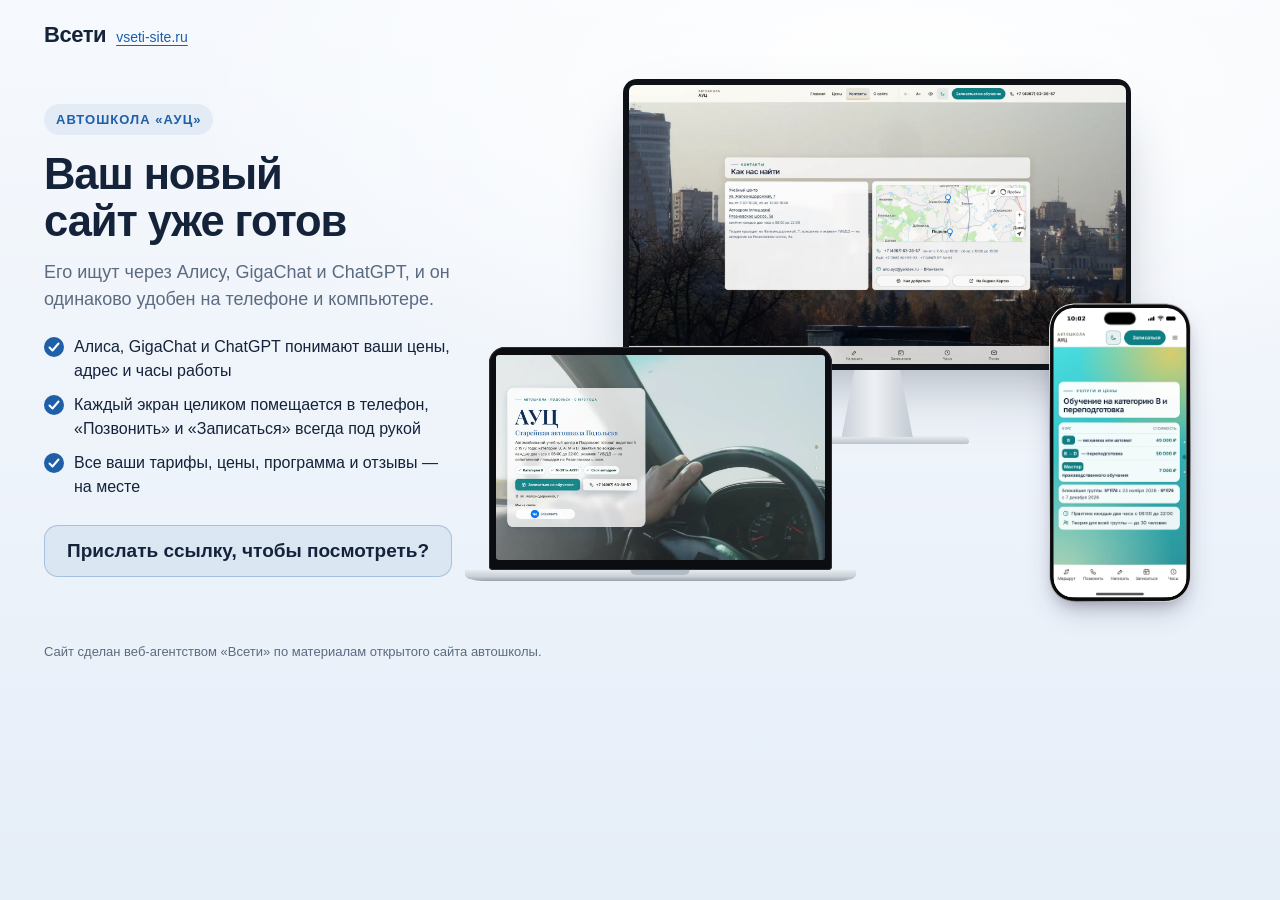
<file: vitrina/index.html>
<!doctype html>
<html lang="ru">
<head>
<meta charset="utf-8">
<meta name="viewport" content="width=device-width, initial-scale=1">
<meta name="robots" content="noindex, nofollow">
<title>Новый сайт автошколы «АУЦ» — веб-агентство «Всети»</title>
<style>
@layer stageshow{:where(.ss-phone){position:relative}.ss-phone{flex-shrink:0;box-shadow:0 calc(var(--ps) * 40) calc(var(--ps) * 80) calc(var(--ps) * -16) #32325d40,0 calc(var(--ps) * 24) calc(var(--ps) * 48) calc(var(--ps) * -24) #0000004d}.ss-phone__glass{height:100%}.ss-phone__window{position:relative;overflow:hidden;isolation:isolate}.ss-phone:is([data-frame=pro],[data-frame=silver],[data-frame=bezel],[data-frame=clay],[data-frame=outline],[data-frame=bare]){--ss-phone-glass: #0b0b0c;--ss-phone-rim: #2c2c2d;--ss-phone-seam: #e0dfdc;--ss-phone-line: var(--ss-text-faint, #9a9a9d);background:none}.ss-phone__bands{position:absolute;inset:0;overflow:visible;pointer-events:none}.ss-phone:is([data-frame=pro],[data-frame=silver],[data-frame=bezel],[data-frame=clay],[data-frame=outline]) .ss-phone__glass{position:relative}.ss-phone[data-frame=pro]{--ss-phone-band-1: #e3e3e6;--ss-phone-band-2: #9a9ba0;--ss-phone-band-3: #cfd0d4;--ss-phone-band-4: #85868b;--ss-phone-band-5: #c9cacd}.ss-stage[data-theme=dark] .ss-phone[data-frame=pro],.ss-stage[data-theme=glass] .ss-phone[data-frame=pro][data-dark]{--ss-phone-band-1: #5b5c61;--ss-phone-band-2: #2b2c2f;--ss-phone-band-3: #48494d;--ss-phone-band-4: #232427;--ss-phone-band-5: #404145}.ss-phone[data-frame=silver]{--ss-phone-band-1: #f4f4f6;--ss-phone-band-2: #c9cacf;--ss-phone-band-3: #eeeef1;--ss-phone-band-4: #b9babf;--ss-phone-band-5: #e6e6ea}.ss-phone[data-frame=bezel]{--ss-phone-glass: #111113}.ss-phone[data-frame=clay]{--ss-phone-clay-top: color-mix(in srgb, var(--ss-phone-clay, #ecebe8), #fff 45%);--ss-phone-clay-bottom: color-mix(in srgb, var(--ss-phone-clay, #ecebe8), #000 6%);box-shadow:0 calc(var(--ps) * 30) calc(var(--ps) * 60) calc(var(--ps) * -12) #32325d33,0 calc(var(--ps) * 16) calc(var(--ps) * 32) calc(var(--ps) * -16) #00000029}.ss-stage[data-theme=dark] .ss-phone[data-frame=clay]{--ss-phone-clay-top: color-mix(in srgb, var(--ss-phone-clay, #2a2a2e), #fff 6%);--ss-phone-clay-bottom: var(--ss-phone-clay, #2a2a2e);--ss-phone-seam: #333338}.ss-phone[data-frame=outline]{box-shadow:none}.ss-stage[data-theme=blueprint] .ss-phone[data-frame=outline]{--ss-phone-line: var(--ss-line)}.ss-phone:not([data-frame=android],[data-frame=soft]) .ss-phone__status{height:62px;padding:0}.ss-phone:not([data-frame=android],[data-frame=soft]) .ss-phone__time{position:absolute;top:21.5px;left:0;width:138.5px;line-height:22px;text-align:center}.ss-phone:not([data-frame=android],[data-frame=soft]) .ss-phone__glyphs{position:absolute;top:25.33px;left:285.25px;align-items:flex-start;gap:8px}.ss-phone:not([data-frame=android],[data-frame=soft]) .ss-phone__signal{margin-top:1px}.ss-phone:not([data-frame=android],[data-frame=soft]) .ss-phone__battery{margin-top:.33px}.ss-phone[data-frame=photo]{position:relative;background:none}.ss-phone__photo{position:absolute;z-index:4;background:var(--ss-phone-photo-light, none) center / 100% 100% no-repeat;pointer-events:none}.ss-stage[data-theme=dark] .ss-phone__photo,.ss-phone[data-dark] .ss-phone__photo{background-image:var(--ss-phone-photo-dark, var(--ss-phone-photo-light, none))}.ss-phone[data-frame=android]{background:linear-gradient(150deg,#3a3b3f,#1d1e21 40%,#2f3034 70%,#1a1b1e)}.ss-phone[data-frame=android] .ss-phone__glass{background:#050505}.ss-phone[data-frame=android] .ss-phone__island{top:14px;width:24px;height:24px;border-radius:50%}.ss-phone[data-frame=android] .ss-phone__status{height:48px;padding:0 26px}.ss-phone[data-frame=android] .ss-phone__time{font-family:system-ui,sans-serif;font-size:15px;font-weight:500}.ss-phone[data-frame=android] .ss-phone__content[data-status]{padding-top:48px}.ss-phone[data-frame=android] .ss-phone__home{width:108px;height:4px}.ss-phone[data-frame=soft]{box-shadow:0 0 0 calc(var(--ps) * 1.5) #0a25400d,0 calc(var(--ps) * 30) calc(var(--ps) * 60) calc(var(--ps) * -12) #32325d2e,0 calc(var(--ps) * 18) calc(var(--ps) * 36) calc(var(--ps) * -18) #0000001f}.ss-phone[data-frame=soft] .ss-phone__glass{background:#f6f9fc;box-shadow:inset 0 calc(var(--ps) * -2.9) calc(var(--ps) * 7.2) #0a254038}.ss-stage[data-theme=dark] .ss-phone[data-frame=soft] .ss-phone__glass{background:#1c2433;box-shadow:inset 0 calc(var(--ps) * -2.9) calc(var(--ps) * 7.2) #00000073}.ss-phone__screen{--pt: 1px;position:absolute;top:0;left:0;display:flex;flex-direction:column;overflow:hidden;background:#fff;color:#000;font-family:-apple-system,system-ui,sans-serif;font-size:15px;letter-spacing:-.015em;transform-origin:0 0;-webkit-font-smoothing:antialiased}.ss-phone[data-dark] .ss-phone__screen{background:#000;color:#fff}.ss-phone__status{position:absolute;top:0;right:0;left:0;z-index:2;display:flex;align-items:center;justify-content:space-between;height:54px;padding:0 34px 0 52px;transition:color .3s ease;will-change:transform}.ss-phone__time{font-family:SF Pro Text,-apple-system,system-ui,sans-serif;font-variation-settings:"opsz" 17;font-size:17.67px;font-weight:590;letter-spacing:0}.ss-phone__island{position:absolute;top:var(--ss-island-top, 14px);left:50%;z-index:3;width:var(--ss-island-w, 95px);height:37px;border-radius:18.5px;background:#000;transform:translate(-50%)}.ss-phone__glyphs{display:flex;align-items:center;gap:8px}.ss-phone__glyph{display:block}.ss-phone__content{position:relative;flex:1;min-height:0}.ss-phone__content[data-status]{padding-top:62px}.ss-phone__content:not([data-status]){padding-top:44px}.ss-phone[data-frame=bare] .ss-phone__content{padding-right:8px;padding-left:8px}.ss-phone__home{position:absolute;bottom:8px;left:50%;z-index:2;width:144px;height:5px;border-radius:2.5px;background:currentColor;transform:translate(-50%);transition:color .3s ease;will-change:transform}.ss-lock{position:absolute;inset:0;color:#fff;text-align:center}.ss-lock__date{margin-top:66px;font-size:22px;font-weight:600;letter-spacing:-.01em;opacity:.85}.ss-lock__clock{margin-top:-4px;font-size:112px;font-weight:700;line-height:1;letter-spacing:-.035em;font-variant-numeric:tabular-nums;opacity:.92}.ss-lock__stack{position:absolute;right:0;bottom:118px;left:0;display:flex;flex-direction:column;gap:8px;text-align:left}.ss-lock__stack[data-at=top]{top:290px;bottom:auto}.ss-lock__controls{position:absolute;right:46px;bottom:48px;left:46px;display:flex;justify-content:space-between}.ss-lock__control{display:grid;place-items:center;width:50px;height:50px;border-radius:50%;background:#0a0c1842;backdrop-filter:blur(24px) saturate(1.3);color:#fff}.ss-notification{display:flex;align-items:center;gap:13px;margin:0 18px;padding:14px 17px 14px 14px;border-radius:23px;background:#fcfcfdc2;backdrop-filter:blur(30px) saturate(1.25);box-shadow:0 4px 24px #0000000f;color:#000;text-align:left}.ss-notification[data-banner]{position:absolute;top:56px;right:0;left:0;z-index:2;animation:ss-banner-in .52s cubic-bezier(.2,.9,.25,1) both}@keyframes ss-banner-in{0%{transform:translateY(-110px)}}.ss-notification__icon{display:grid;flex-shrink:0;place-items:center;width:38px;height:38px;overflow:hidden;border-radius:9px;background:var(--ss-accent);color:#fff}.ss-notification__icon:has(>img){background:none}.ss-notification__icon>img{display:block;width:100%;height:100%}.ss-notification__text{display:flex;flex:1;flex-direction:column;min-width:0;font-size:15px;line-height:18px;letter-spacing:-.016em}.ss-notification__head{display:flex;align-items:baseline;gap:8px}.ss-notification__title{flex:1;min-width:0;overflow:hidden;font-weight:600;white-space:nowrap;text-overflow:ellipsis}.ss-notification__time{flex-shrink:0;font-size:12px;letter-spacing:-.005em;color:#3c3c4399}.ss-notification__body{display:-webkit-box;overflow:hidden;-webkit-line-clamp:3;-webkit-box-orient:vertical}.ss-lock[data-size=satellite] .ss-lock__stack{top:232px;bottom:auto}.ss-lock[data-size=satellite][data-clock=off] .ss-lock__stack{top:74px}.ss-notification{will-change:transform}.ss-phone:not([data-dark]) .ss-notification{background:#ffffffeb;box-shadow:0 0 0 .5px #00000014,0 8px 24px #0000001f}.ss-phone__time-bar{display:inline-block;width:30px;height:7px;border-radius:4px;background:currentColor;opacity:.5}}
:root{--ink:#14233a;--muted:#5b6b80;--accent:#1f5fa8;--sand:#ffc94d;--bg1:#f6f9fd;--bg2:#e6eef8}
*{box-sizing:border-box}
html,body{margin:0}
body{font:16px/1.5 -apple-system,"Segoe UI",Roboto,Arial,sans-serif;color:var(--ink);background:radial-gradient(1200px 600px at 70% 10%,#ffffff 0,rgba(255,255,255,0) 60%),linear-gradient(180deg,var(--bg1),var(--bg2));min-height:100vh}
a{color:inherit}
.top{display:flex;align-items:center;justify-content:space-between;max-width:1240px;margin:0 auto;padding:18px 24px}
.brand{display:flex;align-items:baseline;gap:10px;text-decoration:none}
.brand b{font-size:22px;letter-spacing:-.02em}
.brand span{font-size:14px;color:var(--accent);text-decoration:underline;text-underline-offset:3px}
.hero{max-width:1240px;margin:0 auto;padding:10px 24px 40px;display:grid;grid-template-columns:minmax(0,.82fr) minmax(0,1.5fr);gap:36px;align-items:center}
.eyebrow{display:inline-block;font-size:13px;font-weight:600;letter-spacing:.08em;text-transform:uppercase;color:var(--accent);background:rgba(31,95,168,.08);padding:6px 12px;border-radius:999px}
h1{text-wrap:balance;font-size:clamp(30px,3.4vw,48px);line-height:1.08;letter-spacing:-.025em;margin:16px 0 14px}
.lead{font-size:18px;color:var(--muted);margin:0 0 22px;max-width:30em}
.pts{list-style:none;padding:0;margin:0 0 26px;display:grid;gap:10px}
.pts li{display:flex;gap:10px;align-items:flex-start}
.pts li::before{content:"";flex:none;width:20px;height:20px;margin-top:2px;border-radius:50%;background:var(--accent) url("data:image/svg+xml,%3Csvg xmlns='http://www.w3.org/2000/svg' viewBox='0 0 20 20'%3E%3Cpath d='M5.5 10.5l3 3 6-7' fill='none' stroke='%23fff' stroke-width='2' stroke-linecap='round' stroke-linejoin='round'/%3E%3C/svg%3E") center/100% no-repeat}
.cta{display:flex;flex-wrap:wrap;gap:14px;align-items:center}
.btn{display:inline-flex;align-items:center;gap:8px;min-height:52px;padding:0 26px;border-radius:14px;background:var(--accent);color:#fff;font-weight:600;text-decoration:none;box-shadow:0 10px 24px rgba(31,95,168,.28)}
.btn:hover{background:#174a86}
.ask{margin:0;display:inline-flex;align-items:center;min-height:52px;padding:12px 22px;line-height:1.3;border-radius:14px;background:rgba(31,95,168,.08);border:1.5px solid rgba(31,95,168,.28);color:var(--ink);font-size:19px;font-weight:600}
/* сцена с устройствами */
.stage{position:relative;width:100%;aspect-ratio:16/11.2}
.dv{position:absolute}
.dv img{display:block;width:100%;height:100%;object-fit:cover;object-position:center top}
.mon .scr img,.lap .scr img{height:auto}
.mon{left:18%;top:0;width:68%}
.mon .scr{padding:1.1%;background:#0e1116;border-radius:14px;box-shadow:0 30px 60px -20px rgba(20,35,58,.35)}
.mon .scr img{border-radius:6px}
.mon .neck{width:14%;aspect-ratio:1/.95;margin:0 auto;background:linear-gradient(90deg,#c9d0d8,#eef1f4 45%,#c3cad2);clip-path:polygon(18% 0,82% 0,100% 100%,0 100%)}
.mon .foot{width:36%;aspect-ratio:36/1.5;margin:-1px auto 0;border-radius:6px 6px 3px 3px;background:linear-gradient(180deg,#e9edf1,#b9c1ca);box-shadow:0 12px 20px -8px rgba(20,35,58,.4)}
.lap{left:0;bottom:4%;width:46%}
.lap .scr{padding:2.2% 2.2% 3%;background:#0b0d11;border-radius:16px 16px 4px 4px;position:relative;box-shadow:0 0 0 1px #2a2f37 inset}
.lap .scr::before{content:"";position:absolute;top:1%;left:50%;width:.9%;aspect-ratio:1;border-radius:50%;background:#2b3442;transform:translateX(-50%)}
.lap .scr img{border-radius:3px}
.lap .base{position:relative;height:0;padding-bottom:3.2%;margin:0 -7%;background:linear-gradient(180deg,#e7ebef 0,#c8cfd7 60%,#9aa3ad 100%);border-radius:0 0 18px 18px/0 0 60% 60%;box-shadow:0 22px 30px -14px rgba(20,35,58,.45)}
.lap .base::after{content:"";position:absolute;top:0;left:50%;width:15%;height:40%;transform:translateX(-50%);background:#b3bbc4;border-radius:0 0 8px 8px}
.tab{right:1.5%;bottom:3%;width:23%}
.tab .scr{aspect-ratio:820/1180;padding:4.5%;background:#121419;border-radius:22px;box-shadow:0 0 0 2px #c7ced6,0 28px 50px -18px rgba(20,35,58,.45)}
.tab .scr img{border-radius:10px}
.ph{right:6%;bottom:0;width:340px;transform-origin:100% 100%}
.ph-shot{display:block;width:100%;height:auto}
.note{max-width:1240px;margin:0 auto;padding:0 24px 34px;color:var(--muted);font-size:13px}
@media (max-width:600px){
  .stage{aspect-ratio:16/9.8}
  .mon{display:none}
  .lap{left:6%;width:64%;bottom:6%}
  .ph{right:5%}
}
@media (max-width:900px){
  .hero{grid-template-columns:1fr;gap:26px;padding-top:0}
  .stage{order:-1}
  .lead{font-size:16.5px}
}
</style>
</head>
<body>
<header class="top"><a class="brand" href="https://vseti-site.ru/" target="_blank" rel="noopener"><b>Всети</b><span>vseti-site.ru</span></a></header>
<main class="hero">
  <div class="txt">
    <span class="eyebrow">Автошкола «АУЦ»</span>
    <h1>Ваш новый сайт уже готов</h1>
    <p class="lead">Его ищут через Алису, GigaChat и ChatGPT, и он одинаково удобен на телефоне и компьютере.</p>
    <ul class="pts">
      <li>Алиса, GigaChat и ChatGPT понимают ваши цены, адрес и часы работы</li>
      <li>Каждый экран целиком помещается в телефон, «Позвонить» и «Записаться» всегда под рукой</li>
      <li>Все ваши тарифы, цены, программа и отзывы — на месте</li>
    </ul>
    <div class="cta">
      <p class="ask">Прислать ссылку, чтобы посмотреть?</p>
    </div>
  </div>
  <div class="stage" id="stage" aria-label="Новый сайт на компьютере, ноутбуке и телефоне">
    <div class="dv mon"><div class="scr"><img src="img/monitor.webp?v=2" alt="" width="1600" height="900"></div><div class="neck"></div><div class="foot"></div></div>
    <div class="dv lap"><div class="scr"><img src="img/laptop.webp?v=2" alt="" width="1280" height="800"></div><div class="base"></div></div>
    <div class="dv ph" id="ph"><div class="ss-phone z-phone" data-frame="pro" style="width: 340px; height: 714.953px; padding: 2.38318px; border-radius: 61.1682px; --ps: 0.794392523364486px;"><svg class="ss-phone__bands" width="100%" height="100%" aria-hidden="true"><defs><linearGradient id="ph-band" x1="0.2" y1="0" x2="0.8" y2="1"><stop offset="0" style="stop-color: var(--ss-phone-band-1);"></stop><stop offset="0.22" style="stop-color: var(--ss-phone-band-2);"></stop><stop offset="0.48" style="stop-color: var(--ss-phone-band-3);"></stop><stop offset="0.74" style="stop-color: var(--ss-phone-band-4);"></stop><stop offset="1" style="stop-color: var(--ss-phone-band-5);"></stop></linearGradient><linearGradient id="ph-clay" x1="0" y1="0" x2="0" y2="1"><stop offset="0" style="stop-color: var(--ss-phone-clay-top);"></stop><stop offset="1" style="stop-color: var(--ss-phone-clay-bottom);"></stop></linearGradient></defs><g transform="translate(10.327102803738317 10.327102803738317)" stroke-linejoin="round"><path d="M262.94 0.00L267.09 0.06L270.49 0.24L273.65 0.53L276.65 0.94L279.51 1.47L282.27 2.11L284.93 2.87L287.50 3.74L289.97 4.72L292.36 5.81L294.65 7.02L296.85 8.33L298.96 9.75L300.98 11.27L302.90 12.90L304.72 14.62L306.45 16.45L308.08 18.37L309.60 20.38L311.02 22.49L312.33 24.70L313.53 26.99L314.63 29.37L315.61 31.85L316.48 34.41L317.24 37.07L317.88 39.83L318.41 42.70L318.82 45.69L319.11 48.85L319.29 52.25L319.35 56.40L319.35 637.90L319.29 642.04L319.11 645.45L318.82 648.60L318.41 651.60L317.88 654.47L317.24 657.23L316.48 659.89L315.61 662.45L314.63 664.92L313.53 667.31L312.33 669.60L311.02 671.80L309.60 673.91L308.08 675.93L306.45 677.85L304.72 679.68L302.90 681.40L300.98 683.03L298.96 684.55L296.85 685.97L294.65 687.28L292.36 688.49L289.97 689.58L287.50 690.56L284.93 691.43L282.27 692.19L279.51 692.83L276.65 693.36L273.65 693.77L270.49 694.06L267.09 694.24L262.94 694.30L56.40 694.30L52.25 694.24L48.85 694.06L45.69 693.77L42.70 693.36L39.83 692.83L37.07 692.19L34.41 691.43L31.85 690.56L29.37 689.58L26.99 688.49L24.70 687.28L22.49 685.97L20.38 684.55L18.37 683.03L16.45 681.40L14.62 679.68L12.90 677.85L11.27 675.93L9.75 673.91L8.33 671.80L7.02 669.60L5.81 667.31L4.72 664.92L3.74 662.45L2.87 659.89L2.11 657.23L1.47 654.47L0.94 651.60L0.53 648.60L0.24 645.45L0.06 642.04L0.00 637.90L0.00 56.40L0.06 52.25L0.24 48.85L0.53 45.69L0.94 42.70L1.47 39.83L2.11 37.07L2.87 34.41L3.74 31.85L4.72 29.37L5.81 26.99L7.02 24.70L8.33 22.49L9.75 20.38L11.27 18.37L12.90 16.45L14.62 14.62L16.45 12.90L18.37 11.27L20.38 9.75L22.49 8.33L24.70 7.02L26.99 5.81L29.37 4.72L31.85 3.74L34.41 2.87L37.07 2.11L39.83 1.47L42.70 0.94L45.69 0.53L48.85 0.24L52.25 0.06L56.40 0.00Z" fill="none" stroke-width="20.654205607476634" stroke="url(#ph-band)"></path><path d="M262.94 0.00L267.09 0.06L270.49 0.24L273.65 0.53L276.65 0.94L279.51 1.47L282.27 2.11L284.93 2.87L287.50 3.74L289.97 4.72L292.36 5.81L294.65 7.02L296.85 8.33L298.96 9.75L300.98 11.27L302.90 12.90L304.72 14.62L306.45 16.45L308.08 18.37L309.60 20.38L311.02 22.49L312.33 24.70L313.53 26.99L314.63 29.37L315.61 31.85L316.48 34.41L317.24 37.07L317.88 39.83L318.41 42.70L318.82 45.69L319.11 48.85L319.29 52.25L319.35 56.40L319.35 637.90L319.29 642.04L319.11 645.45L318.82 648.60L318.41 651.60L317.88 654.47L317.24 657.23L316.48 659.89L315.61 662.45L314.63 664.92L313.53 667.31L312.33 669.60L311.02 671.80L309.60 673.91L308.08 675.93L306.45 677.85L304.72 679.68L302.90 681.40L300.98 683.03L298.96 684.55L296.85 685.97L294.65 687.28L292.36 688.49L289.97 689.58L287.50 690.56L284.93 691.43L282.27 692.19L279.51 692.83L276.65 693.36L273.65 693.77L270.49 694.06L267.09 694.24L262.94 694.30L56.40 694.30L52.25 694.24L48.85 694.06L45.69 693.77L42.70 693.36L39.83 692.83L37.07 692.19L34.41 691.43L31.85 690.56L29.37 689.58L26.99 688.49L24.70 687.28L22.49 685.97L20.38 684.55L18.37 683.03L16.45 681.40L14.62 679.68L12.90 677.85L11.27 675.93L9.75 673.91L8.33 671.80L7.02 669.60L5.81 667.31L4.72 664.92L3.74 662.45L2.87 659.89L2.11 657.23L1.47 654.47L0.94 651.60L0.53 648.60L0.24 645.45L0.06 642.04L0.00 637.90L0.00 56.40L0.06 52.25L0.24 48.85L0.53 45.69L0.94 42.70L1.47 39.83L2.11 37.07L2.87 34.41L3.74 31.85L4.72 29.37L5.81 26.99L7.02 24.70L8.33 22.49L9.75 20.38L11.27 18.37L12.90 16.45L14.62 14.62L16.45 12.90L18.37 11.27L20.38 9.75L22.49 8.33L24.70 7.02L26.99 5.81L29.37 4.72L31.85 3.74L34.41 2.87L37.07 2.11L39.83 1.47L42.70 0.94L45.69 0.53L48.85 0.24L52.25 0.06L56.40 0.00Z" fill="none" stroke-width="15.88785046728972" style="stroke: var(--ss-phone-rim);"></path><path d="M262.94 0.00L267.09 0.06L270.49 0.24L273.65 0.53L276.65 0.94L279.51 1.47L282.27 2.11L284.93 2.87L287.50 3.74L289.97 4.72L292.36 5.81L294.65 7.02L296.85 8.33L298.96 9.75L300.98 11.27L302.90 12.90L304.72 14.62L306.45 16.45L308.08 18.37L309.60 20.38L311.02 22.49L312.33 24.70L313.53 26.99L314.63 29.37L315.61 31.85L316.48 34.41L317.24 37.07L317.88 39.83L318.41 42.70L318.82 45.69L319.11 48.85L319.29 52.25L319.35 56.40L319.35 637.90L319.29 642.04L319.11 645.45L318.82 648.60L318.41 651.60L317.88 654.47L317.24 657.23L316.48 659.89L315.61 662.45L314.63 664.92L313.53 667.31L312.33 669.60L311.02 671.80L309.60 673.91L308.08 675.93L306.45 677.85L304.72 679.68L302.90 681.40L300.98 683.03L298.96 684.55L296.85 685.97L294.65 687.28L292.36 688.49L289.97 689.58L287.50 690.56L284.93 691.43L282.27 692.19L279.51 692.83L276.65 693.36L273.65 693.77L270.49 694.06L267.09 694.24L262.94 694.30L56.40 694.30L52.25 694.24L48.85 694.06L45.69 693.77L42.70 693.36L39.83 692.83L37.07 692.19L34.41 691.43L31.85 690.56L29.37 689.58L26.99 688.49L24.70 687.28L22.49 685.97L20.38 684.55L18.37 683.03L16.45 681.40L14.62 679.68L12.90 677.85L11.27 675.93L9.75 673.91L8.33 671.80L7.02 669.60L5.81 667.31L4.72 664.92L3.74 662.45L2.87 659.89L2.11 657.23L1.47 654.47L0.94 651.60L0.53 648.60L0.24 645.45L0.06 642.04L0.00 637.90L0.00 56.40L0.06 52.25L0.24 48.85L0.53 45.69L0.94 42.70L1.47 39.83L2.11 37.07L2.87 34.41L3.74 31.85L4.72 29.37L5.81 26.99L7.02 24.70L8.33 22.49L9.75 20.38L11.27 18.37L12.90 16.45L14.62 14.62L16.45 12.90L18.37 11.27L20.38 9.75L22.49 8.33L24.70 7.02L26.99 5.81L29.37 4.72L31.85 3.74L34.41 2.87L37.07 2.11L39.83 1.47L42.70 0.94L45.69 0.53L48.85 0.24L52.25 0.06L56.40 0.00Z" fill="none" stroke-width="14.69626168224299" style="stroke: var(--ss-phone-glass);"></path></g></svg><div class="ss-phone__glass" style="padding: 7.94393px; border-radius: 58.785px;"><div class="ss-phone__window" style="width: 319.346px; height: 694.299px; clip-path: path(&quot;M 262.94 0 L 267.09 0.06 L 270.49 0.24 L 273.65 0.53 L 276.65 0.94 L 279.51 1.47 L 282.27 2.11 L 284.93 2.87 L 287.5 3.74 L 289.97 4.72 L 292.36 5.81 L 294.65 7.02 L 296.85 8.33 L 298.96 9.75 L 300.98 11.27 L 302.9 12.9 L 304.72 14.62 L 306.45 16.45 L 308.08 18.37 L 309.6 20.38 L 311.02 22.49 L 312.33 24.7 L 313.53 26.99 L 314.63 29.37 L 315.61 31.85 L 316.48 34.41 L 317.24 37.07 L 317.88 39.83 L 318.41 42.7 L 318.82 45.69 L 319.11 48.85 L 319.29 52.25 L 319.35 56.4 L 319.35 637.9 L 319.29 642.04 L 319.11 645.45 L 318.82 648.6 L 318.41 651.6 L 317.88 654.47 L 317.24 657.23 L 316.48 659.89 L 315.61 662.45 L 314.63 664.92 L 313.53 667.31 L 312.33 669.6 L 311.02 671.8 L 309.6 673.91 L 308.08 675.93 L 306.45 677.85 L 304.72 679.68 L 302.9 681.4 L 300.98 683.03 L 298.96 684.55 L 296.85 685.97 L 294.65 687.28 L 292.36 688.49 L 289.97 689.58 L 287.5 690.56 L 284.93 691.43 L 282.27 692.19 L 279.51 692.83 L 276.65 693.36 L 273.65 693.77 L 270.49 694.06 L 267.09 694.24 L 262.94 694.3 L 56.4 694.3 L 52.25 694.24 L 48.85 694.06 L 45.69 693.77 L 42.7 693.36 L 39.83 692.83 L 37.07 692.19 L 34.41 691.43 L 31.85 690.56 L 29.37 689.58 L 26.99 688.49 L 24.7 687.28 L 22.49 685.97 L 20.38 684.55 L 18.37 683.03 L 16.45 681.4 L 14.62 679.68 L 12.9 677.85 L 11.27 675.93 L 9.75 673.91 L 8.33 671.8 L 7.02 669.6 L 5.81 667.31 L 4.72 664.92 L 3.74 662.45 L 2.87 659.89 L 2.11 657.23 L 1.47 654.47 L 0.94 651.6 L 0.53 648.6 L 0.24 645.45 L 0.06 642.04 L 0 637.9 L 0 56.4 L 0.06 52.25 L 0.24 48.85 L 0.53 45.69 L 0.94 42.7 L 1.47 39.83 L 2.11 37.07 L 2.87 34.41 L 3.74 31.85 L 4.72 29.37 L 5.81 26.99 L 7.02 24.7 L 8.33 22.49 L 9.75 20.38 L 11.27 18.37 L 12.9 16.45 L 14.62 14.62 L 16.45 12.9 L 18.37 11.27 L 20.38 9.75 L 22.49 8.33 L 24.7 7.02 L 26.99 5.81 L 29.37 4.72 L 31.85 3.74 L 34.41 2.87 L 37.07 2.11 L 39.83 1.47 L 42.7 0.94 L 45.69 0.53 L 48.85 0.24 L 52.25 0.06 L 56.4 0 Z&quot;);"><div class="ss-phone__screen" style="width: 402px; height: 874px; transform: scale(0.794393); --ss-screen-r: 64px;"><div class="ss-phone__status"><span class="ss-phone__time">10:02</span><span class="ss-phone__glyphs"><svg viewBox="0 0 20.33 13.67" width="20.33" height="13.67" class="ss-phone__glyph ss-phone__signal"><rect x="0" y="7.34" width="3.333" height="6.33" rx="1.667" fill="currentColor"></rect><rect x="5.667" y="5" width="3.333" height="8.67" rx="1.667" fill="currentColor"></rect><rect x="11.334" y="2.67" width="3.333" height="11" rx="1.667" fill="currentColor"></rect><rect x="17.000999999999998" y="0" width="3.333" height="13.67" rx="1.667" fill="currentColor"></rect></svg><svg viewBox="0 0 19.33 14.33" width="19.33" height="14.33" class="ss-phone__glyph ss-phone__wifi"><path fill-rule="evenodd" fill="currentColor" d="M0.415933 5.54283C0.902185 6.04412 1.66017 5.95818 2.27513 5.41393C4.30595 3.58064 6.83731 2.63535 9.66901 2.63535C12.5007 2.63535 15.0464 3.60928 17.0629 5.41393C17.6636 5.97251 18.4215 6.0298 18.9221 5.54283C19.4226 5.02722 19.4942 4.2538 18.9793 3.70954C16.8341 1.51819 13.3302 0 9.66901 0C6.00783 0 2.48965 1.53251 0.358727 3.72387C-0.156127 4.2538 -0.0989213 5.02722 0.415933 5.55715L0.415933 5.54283ZM3.94841 9.13779C4.50617 9.68205 5.22124 9.62476 5.85051 9.10915C6.88022 8.29276 8.25316 7.73418 9.66901 7.7485C11.0706 7.7485 12.4435 8.29276 13.4875 9.12347C14.1168 9.63908 14.8605 9.66773 15.4039 9.12347C15.9331 8.57921 16.0189 7.7485 15.4611 7.23289C14.0739 5.98683 11.9859 5.11315 9.68332 5.11315C7.38077 5.11315 5.27845 5.98683 3.9055 7.23289C3.41925 7.69121 3.31914 8.47896 3.96271 9.13779L3.94841 9.13779ZM8.72511 13.8929C9.34008 14.4801 9.98365 14.4801 10.5986 13.8929L11.757 12.7757C12.372 12.1742 12.5007 11.4151 11.7999 10.8995C11.2136 10.4841 10.4699 10.212 9.66901 10.212C8.86813 10.212 8.11015 10.4841 7.53809 10.9138C6.83731 11.4151 6.98033 12.1885 7.59529 12.7757L8.73942 13.8929L8.72511 13.8929Z"></path></svg><svg viewBox="0 0 29.33 13.67" width="29.33" height="13.67" class="ss-phone__glyph ss-phone__battery"><path fill="currentColor" d="M0 6.4C0 4.15979 0 3.03969 0.435974 2.18404C0.819467 1.43139 1.43139 0.819467 2.18404 0.435974C3.03969 0 4.15979 0 6.4 0L19.933 0C22.1732 0 23.2933 0 24.149 0.435974C24.9016 0.819467 25.5135 1.43139 25.897 2.18404C26.333 3.03969 26.333 4.15979 26.333 6.4L26.333 7.26666C26.333 9.50687 26.333 10.627 25.897 11.4826C25.5135 12.2353 24.9016 12.8472 24.149 13.2307C23.2933 13.6667 22.1732 13.6667 19.933 13.6667L6.4 13.6667C4.15979 13.6667 3.03969 13.6667 2.18404 13.2307C1.43139 12.8472 0.819467 12.2353 0.435974 11.4826C0 10.627 0 9.50687 0 7.26666L0 6.4Z"></path><path fill-rule="evenodd" fill="currentColor" transform="translate(27.33 4.33)" d="M0 0L0 5C0.601505 4.8625 2 3.75 2 2.5C2 1.25 0.601505 0.1375 0 0Z"></path></svg></span></div><span class="ss-phone__island"></span><div class="ss-phone__content" data-status="true"><img class="ph-shot" src="img/phone.webp?v=2" alt="Новый сайт автошколы «АУЦ» на телефоне" width="393" height="794"></div><span class="ss-phone__home"></span></div></div></div></div></div>
  </div>
</main>
<p class="note">Сайт сделан веб-агентством «Всети» по материалам открытого сайта автошколы.</p>
<script>
(function(){var st=document.getElementById('stage'),ph=document.getElementById('ph');
function fit(){var k=st.clientWidth*(innerWidth<=600?0.27:0.19)/340;ph.style.transform='scale('+k+')';}
fit();addEventListener('resize',fit);})();
</script>
</body>
</html>
</file>
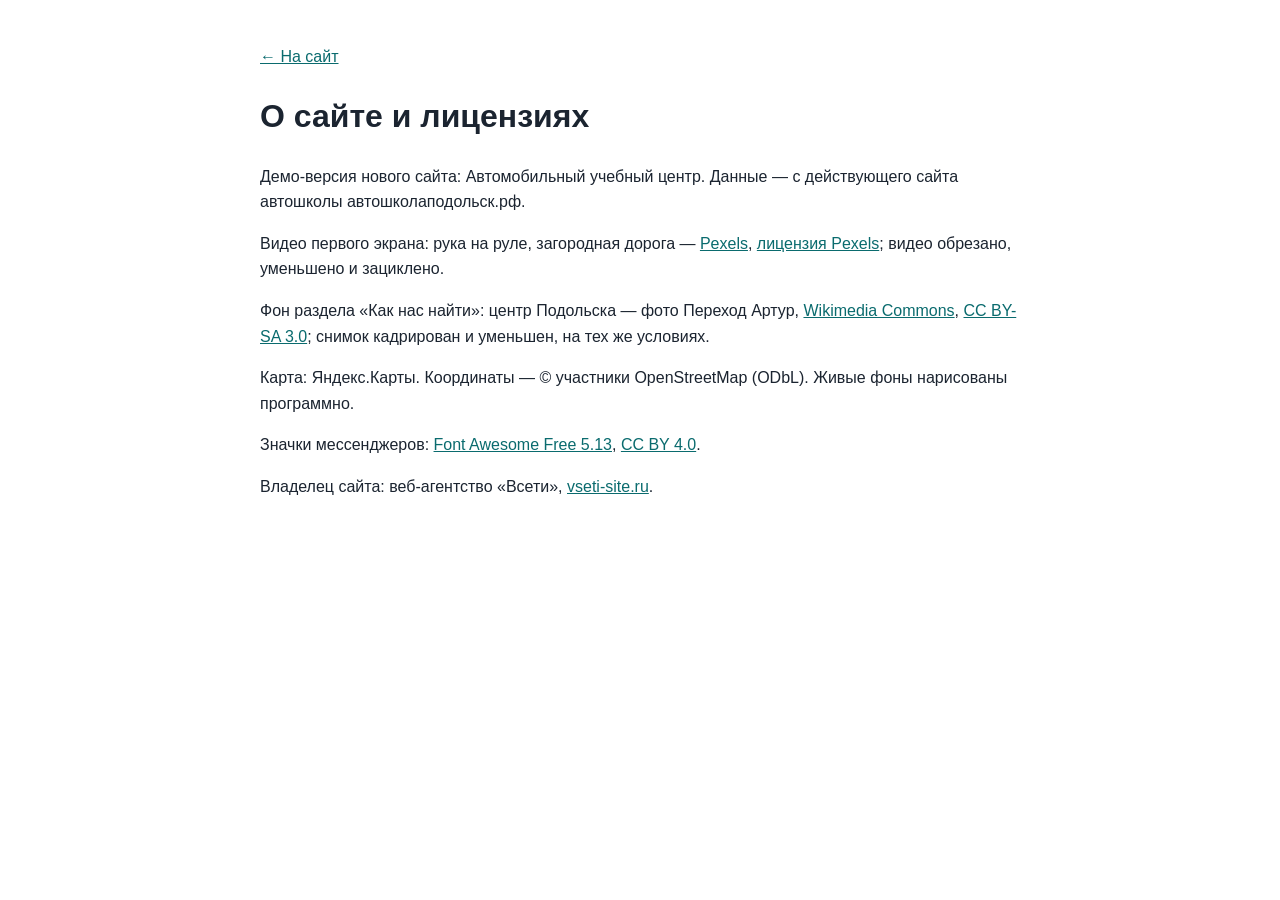
<file: credits.html>
<!doctype html><html lang="ru"><head><meta charset="utf-8"><meta name="viewport" content="width=device-width,initial-scale=1"><meta name="robots" content="noindex"><title>О сайте — Автомобильный учебный центр</title>
<style>body{font:16px/1.6 Inter,Arial,sans-serif;max-width:760px;margin:0 auto;padding:28px 18px;color:#1b2430}a{color:#0a6b6e}</style></head><body>
<p><a href="./">← На сайт</a></p><h1>О сайте и лицензиях</h1>
<p>Демо-версия нового сайта: Автомобильный учебный центр. Данные — с действующего сайта автошколы автошколаподольск.рф.</p>
<p>Видео первого экрана: рука на руле, загородная дорога — <a href="https://www.pexels.com/video/8630309/" target="_blank" rel="noopener">Pexels</a>, <a href="https://www.pexels.com/license/" target="_blank" rel="noopener">лицензия Pexels</a>; видео обрезано, уменьшено и зациклено.</p>
<p>Фон раздела «Как нас найти»: центр Подольска — фото Переход Артур, <a href="https://commons.wikimedia.org/wiki/File:View_of_Podolsk_city_center_1.jpg" target="_blank" rel="noopener">Wikimedia Commons</a>, <a href="https://creativecommons.org/licenses/by-sa/3.0/deed.ru" target="_blank" rel="noopener">CC BY-SA 3.0</a>; снимок кадрирован и уменьшен, на тех же условиях.</p>
<p>Карта: Яндекс.Карты. Координаты — © участники OpenStreetMap (ODbL). Живые фоны нарисованы программно.</p>
<p>Значки мессенджеров: <a href="https://fontawesome.com" target="_blank" rel="noopener">Font Awesome Free 5.13</a>, <a href="https://creativecommons.org/licenses/by/4.0/" target="_blank" rel="noopener">CC BY 4.0</a>.</p>
<p>Владелец сайта: веб-агентство «Всети», <a href="https://vseti-site.ru" target="_blank" rel="noopener">vseti-site.ru</a>.</p>
</body></html>
</file>
<file: css/etalon.css>
/* ==========================================================================
   Эталон нотариуса. Общий слой поверх встроенных стилей index.html:
   видео-первый экран, «жидкое стекло», интерьеры на фоне экранов,
   шапка и нижняя панель со второго экрана, карточки Spotlight Card.
   ========================================================================== */

/* плавное проявление подсветки рамки (Chrome/Safari/Firefox новых версий) */
@property --hl{syntax:'<number>';inherits:true;initial-value:0}

:root{
  --glass:rgba(0,0,0,.4);
  --glass-blur:4px;
  --spot:255,196,108;          /* тёплый янтарь под интерьеры */
  --spring:cubic-bezier(.2,.9,.3,1.35);
}

/* ---------- светлый текст на тёмном стекле для всего, что лежит на фото ---------- */
.sec:not(.sec-hero),.hdr,.bar,.mmenu{
  --card:rgba(0,0,0,.4); --card-rgb:0,0,0;
  --text:#fff; --muted:rgba(255,255,255,.84);
  --line:rgba(255,255,255,.3); --line2:rgba(255,255,255,.2);
  --accent:#ecd9ac; --accent-d:#f6e9c8; --accent-l:#d3bc8a; --accent-soft:rgba(255,255,255,.13);
  --bg:rgba(0,0,0,.3); --bg2:transparent; --bg3:rgba(255,255,255,.13);
  --on-accent:#1d170b;
  --shadow:0 1px 12px rgba(0,0,0,.35); --shadow-lg:0 18px 50px rgba(0,0,0,.5);
  --ok:#8fe3a8; --bad:#ff9f96;
  color:#fff;
}
.sec:not(.sec-hero){background:#2b2319}
.sec:not(.sec-hero) .sec-scroll{
  position:relative;z-index:1;
  padding-top:calc(var(--hdr-h) / var(--zc,1) + 12px);padding-bottom:calc(var(--bar-h) + 12px);
  text-shadow:0 1px 2px rgba(0,0,0,.45)
}
.sec:not(.sec-hero) :is(input,select,textarea,button.btn,.btn){text-shadow:none}

/* ---------- фон экранов: интерьеры, затемнение ровно 50% ---------- */
.sec-bg{position:absolute;inset:0;z-index:0;overflow:hidden;pointer-events:none;background:#2b2319}
.sec-bg picture{display:block;width:100%;height:100%}
.sec-bg img{display:block;width:100%;height:100%;object-fit:cover;opacity:0;transition:opacity .9s ease}
.sec-bg img.ld,html:not(.js) .sec-bg img{opacity:1}
.sec-bg::after{content:"";position:absolute;inset:0;background:rgba(0,0,0,.5)}

/* ==========================================================================
   Жидкое стекло
   ========================================================================== */
.glass,
.sec:not(.sec-hero) :is(.sec-head,.svc,.step,.rev,.rsum,.cred,.cbox,.fq,.about-txt,.tf-card,.quote,.ilink,.chips li,.foot,.rate-chip){
  position:relative;isolation:isolate;
  background:var(--glass);
  -webkit-backdrop-filter:blur(var(--glass-blur));backdrop-filter:blur(var(--glass-blur));
  border:0;border-radius:var(--radius);
  box-shadow:0 8px 30px rgba(0,0,0,.14);
}
/* тонкая светлая рамка-градиент; рядом с курсором рамка разгорается (--hl, --x, --y) */
.glass::after,
.sec:not(.sec-hero) :is(.sec-head,.svc,.step,.rev,.rsum,.cred,.cbox,.fq,.about-txt,.tf-card,.quote,.ilink,.chips li,.foot,.rate-chip)::after{
  content:"";position:absolute;inset:0;border-radius:inherit;padding:1.4px;pointer-events:none;z-index:2;
  background:
    radial-gradient(230px circle at var(--x,50%) var(--y,50%),rgba(255,226,160,calc(var(--hl,0)*1)),rgba(var(--spot),calc(var(--hl,0)*.65)) 38%,transparent 72%),
    linear-gradient(160deg,rgba(255,255,255,.58) 0%,rgba(255,255,255,.16) 22%,rgba(255,255,255,0) 44%,rgba(255,255,255,0) 60%,rgba(255,255,255,.16) 82%,rgba(255,255,255,.5) 100%);
  -webkit-mask:linear-gradient(#000 0 0) content-box,linear-gradient(#000 0 0);
  -webkit-mask-composite:xor;mask-composite:exclude;
}
.sec:not(.sec-hero) .sec-head{display:block;width:fit-content;max-width:100%;border-radius:18px;padding:14px 22px 16px;margin-bottom:16px}
.sec:not(.sec-hero) .sec-head .h2{margin-top:8px}
.sec:not(.sec-hero) .sec-head .lead{margin-top:8px}
.sec:not(.sec-hero) .sec-head .demo-note{background:rgba(255,255,255,.1);border-left-color:var(--accent)}

/* ==========================================================================
   Spotlight Card: пятно света под курсором внутри карточки (::before),
   подсветка рамки рядом с курсором (::after выше), «прыжок» scale + тень.
   Позицию --x/--y ставит один общий обработчик pointermove (js/etalon.js).
   ========================================================================== */
.glow{position:relative;isolation:isolate;--hov:1.035}
.glow::before{
  content:"";position:absolute;inset:0;border-radius:inherit;pointer-events:none;z-index:-1;
  background:
    radial-gradient(340px circle at var(--x,50%) var(--y,50%),rgba(var(--spot),.5),rgba(var(--spot),.2) 38%,transparent 72%);
  opacity:0;transition:opacity .35s ease;
}
.glow.lit{--hl:1}
.glow.lit::before{opacity:1}
.glow{transition:scale .38s var(--spring),box-shadow .32s ease,--hl .3s ease}
.glow.rv{transition:opacity .7s ease var(--rvd),translate .7s ease var(--rvd),scale .38s var(--spring),box-shadow .32s ease,--hl .3s ease}
@media (hover:hover) and (pointer:fine){
  .glow:hover{scale:var(--hov);z-index:6;box-shadow:0 24px 54px rgba(0,0,0,.5),0 0 34px rgba(var(--spot),.2)}
}
/* ---------- «Контакты» («Как нас найти»): плашки при наведении и касании загораются жёлтым — яркая рамка и мягкое
   свечение вокруг; размер не меняется (никаких увеличений и сдвигов раскладки), видно в обеих темах ---------- */
:root{--gy-ring:255,208,80;--gy-glow:255,200,64}
html[data-theme="light"]{--gy-ring:232,154,0;--gy-glow:255,186,30}
#contacts .glow{--gy:0 0 0 2.5px rgba(var(--gy-ring),.98),0 0 22px 4px rgba(var(--gy-glow),.66),0 0 58px 14px rgba(var(--gy-glow),.32),0 8px 30px rgba(0,0,0,.14);
  --gy0:0 0 0 0 rgba(var(--gy-ring),0),0 0 0 0 rgba(var(--gy-glow),0),0 0 0 0 rgba(var(--gy-glow),0),0 8px 30px rgba(0,0,0,.14)}
@media (hover:hover) and (pointer:fine){
  #contacts .glow:hover{scale:1;box-shadow:var(--gy)}
  /* заголовок с рейтингом: когда курсор на значке рейтинга, светится только значок */
  #contacts .sec-head:has(.rate-chip:hover):hover{box-shadow:var(--gy0)}
}
#contacts .glow.tap{animation:cGlowTap 1.4s ease-out,glowHl .62s ease-out}
@keyframes cGlowTap{0%{box-shadow:var(--gy0)}14%,62%{box-shadow:var(--gy)}100%{box-shadow:var(--gy0)}}
html[data-hc="1"] #contacts .glow:hover{outline:3px solid #ffd400;outline-offset:2px}
/* крупные плашки берут нижнюю границу 1,03: 3,5 % от 600 px — это уже 20 px */
.hero-plq,.about-txt,.tf-card,.sec-head,.cbox{--hov:1.03}

/* касание на телефоне: вспышка пятна в точке касания и подпрыгивание */
.glow.tap{animation:glowTap .62s var(--spring),glowHl .62s ease-out}
.glow.tap::before{animation:spotFlash .62s ease-out}
@keyframes glowTap{0%{scale:1}38%{scale:var(--tap,1.045)}100%{scale:1}}
@keyframes glowHl{0%{--hl:0}22%{--hl:1}100%{--hl:0}}
@keyframes spotFlash{0%{opacity:0}18%{opacity:1}100%{opacity:0}}

/* ---------- появление блоков при входе на экран ---------- */
.rv{--rvd:calc(var(--i,0) * 90ms);opacity:0;transform:none;translate:0 18px;
  transition:opacity .7s ease var(--rvd),translate .7s ease var(--rvd)}
.sec.active .rv{opacity:1;transform:none;translate:0 0}
/* первый экран: блоки стартуют сами (экран активен с загрузки), по очереди после слова */
.sec-hero .rv{--rvd:calc(var(--hero-d,1.8s) + var(--i,0) * 140ms);opacity:1;translate:0 0}
.sec-hero .kicker.rv{--rvd:.45s}
/* анимация заголовка стартует — скрипт ставит .go, и остальные блоки выходят следом за словом */
.sec-hero.go .rv{animation:heroIn .9s cubic-bezier(.2,.7,.2,1) var(--rvd) both}
html.js .sec-hero:not(.go) .rv{opacity:0;translate:0 18px;animation:heroSafe .01s linear 5s forwards}
@keyframes heroIn{from{opacity:0;translate:0 18px}to{opacity:1;translate:0 0}}
@keyframes heroSafe{to{opacity:1;translate:0 0}}

/* ==========================================================================
   Первый экран
   ========================================================================== */
.sec-hero{background:#8fb1d4;color:#fff;
  /* А−/А+ первый экран не трогают: страница в zoom, экран — встречный zoom (как шапка), поэтому он на любой ступени
     выглядит ровно как при 100 %. Единицы vw/vh и высота экрана считаются от окна без поправки. */
  zoom:calc(1 / var(--zc,1)); --vwu:1vw; --vhu:1vh;
  /* высота — та же видимая, что у остальных экранов (скрипт кладёт её в --vhr); 100vh во встроенном браузере Telegram на Android
     считается при спрятанной верхней панели и выше видимой части — первый экран выходил выше, и все следующие съезжали вниз */
  --vh:var(--vhr, calc(100 * var(--vhu)))}
.hero-bg{position:absolute;inset:0;overflow:hidden;background:#9db9d6 url(../img/hero-poster.jpg) 54% 50%/cover no-repeat}
.hero-video{position:absolute;inset:0;width:100%;height:100%;object-fit:cover;object-position:54% 50%;background:transparent}
.hero-clouds{
  position:absolute;left:0;top:0;width:100%;height:58%;pointer-events:none;opacity:0;transition:opacity 2.4s ease;
  -webkit-mask-image:linear-gradient(180deg,#000 0%,#000 36%,rgba(0,0,0,.55) 66%,transparent 100%);
          mask-image:linear-gradient(180deg,#000 0%,#000 36%,rgba(0,0,0,.55) 66%,transparent 100%)
}
.hero-clouds.on{opacity:1}
/* угасание к низу рисует сам шейдер (js/clouds.js): маска на canvas — лишний проход на каждый кадр */
.hero-clouds.baked{-webkit-mask-image:none;mask-image:none}
/* точки-переходы по краю не растут с А+: иначе на ступенях 130–150 % они наезжают на плашки первого экрана и карточки */
.dots{zoom:calc(1 / var(--zc,1))}

.sec-hero .sec-scroll{position:relative;z-index:1;padding:26px clamp(20px,calc(3.4*var(--vwu,1vw)),64px);display:flex;flex-direction:column}
.sec-hero .wrap{max-width:none;margin:auto 0}
.hero-plq{
  --plq-w:clamp(500px,calc(38*var(--vwu,1vw)),660px);--plq-pad:clamp(24px,calc(2.4*var(--vwu,1vw)),36px);
  width:min(100%,var(--plq-w));padding:var(--plq-pad);border-radius:28px;
  color:#fff;text-shadow:0 1px 3px rgba(0,0,0,.5);
  animation:plqIn .9s ease both
}
@keyframes plqIn{from{opacity:0;translate:0 14px}to{opacity:1;translate:0 0}}
.hero-plq .kicker{color:#f6e6bd;font-size:12.5px;letter-spacing:.15em}
.hero-plq .kicker::before{background:#f6e6bd}
.hero-h1{margin:14px 0 0;font-weight:500}
.hw{
  display:inline-block;font-family:var(--serif);font-weight:500;line-height:1.06;letter-spacing:-.005em;color:#fff;
  font-size:calc((var(--plq-w) - 2 * var(--plq-pad)) / 4.9);
  text-shadow:0 2px 22px rgba(0,0,0,.35),0 1px 2px rgba(0,0,0,.4);white-space:nowrap
}
.hn{display:block;margin-top:6px;font-family:var(--serif);font-weight:500;font-size:clamp(20px,calc(1.9*var(--vwu,1vw)),28px);line-height:1.2;color:#f7ecd2}
.hero-lead{margin-top:16px;max-width:none;font-size:clamp(15px,calc(1.15*var(--vwu,1vw)),17px);line-height:1.5;color:rgba(255,255,255,.94)}
.hero-addr{margin-top:10px;font-size:14px}
.hero-addr .addr-link{color:#fff;border-bottom-color:rgba(255,255,255,.55)}
.hero-addr .addr-link:hover{color:#f6e6bd}
.hero-cta{display:flex;flex-wrap:wrap;gap:12px;margin-top:22px}
.btn-glass{
  min-height:52px;padding:0 26px;font-size:16px;color:#fff;border:0;background:var(--glass);
  -webkit-backdrop-filter:blur(var(--glass-blur));backdrop-filter:blur(var(--glass-blur));text-shadow:none
}
.btn-glass:hover{background:var(--glass);color:#fff}
.btn-glass.btn-book{background:rgba(var(--spot),.9);color:#2a1d07;font-weight:700;box-shadow:0 8px 26px rgba(var(--spot),.3)}
.btn-glass.btn-book:hover{background:rgba(var(--spot),.95);color:#2a1d07}
.btn-glass.btn-book::after{display:none}
.btn-glass.btn-book::before{background:radial-gradient(160px circle at var(--x,50%) var(--y,50%),rgba(255,255,255,.75),rgba(255,255,255,.25) 45%,transparent 75%)}
.btn-glass .ico{width:19px;height:19px}
.hero-plq .status{margin-top:16px;background:rgba(0,0,0,.28);border-color:rgba(255,255,255,.3);text-shadow:none}

/* ==========================================================================
   Шапка и нижняя панель: только со второго экрана
   ========================================================================== */
.hdr{
  background:var(--glass);-webkit-backdrop-filter:blur(8px);backdrop-filter:blur(8px);border-bottom:0;
  transition:transform .5s var(--ease),opacity .35s ease,visibility 0s linear 0s
}
.hdr::after{content:"";position:absolute;left:0;right:0;bottom:0;height:1px;background:linear-gradient(90deg,transparent,rgba(255,255,255,.45),transparent)}
body[data-sec="0"] .hdr{transform:translateY(-105%);opacity:0;visibility:hidden;pointer-events:none;transition:transform .45s var(--ease),opacity .3s ease,visibility 0s linear .45s}
.hdr-in{max-width:1440px;padding:0 28px;gap:18px}
.brand-s{color:rgba(255,255,255,.78)}
.brand-n{font-size:16px;font-weight:600;color:#fff;text-shadow:0 1px 3px rgba(0,0,0,.4)}
.nav{gap:2px}
.nav-a{color:#fff;opacity:.9;font-size:14.5px;padding:10px 12px;white-space:nowrap}
.brand{flex:none}
.nav-a:hover,.nav-a.cur,.nav > li.open > .nav-a{background:rgba(255,255,255,.14);opacity:1}
.nav-a.cur{box-shadow:inset 0 -2px 0 rgba(var(--spot),.95)}
.hdr-tools{margin-left:10px;gap:10px}
.hdr .tool{color:#fff;opacity:.9}
.hdr .tool:hover{background:rgba(255,255,255,.14);opacity:1}
.hdr .btn-primary{background:rgba(var(--spot),.95);border-color:transparent;color:#2a1d07;font-weight:700}
.hdr .btn-primary:hover{background:#ffd998;color:#2a1d07}
.hdr-tel{display:inline-flex;align-items:center;gap:8px;min-height:44px;padding:0 6px;font-weight:600;font-size:15px;white-space:nowrap;color:#fff;border-radius:10px}
.hdr-tel .ico{width:18px;height:18px}
.hdr-tel:hover{color:#ffe2a8}
.mega{background:rgba(24,19,12,.9);-webkit-backdrop-filter:blur(16px);backdrop-filter:blur(16px);border:1px solid rgba(255,255,255,.2)}
.mega-it:hover{background:rgba(255,255,255,.12)}
.lang-dd{background:rgba(24,19,12,.92);-webkit-backdrop-filter:blur(16px);backdrop-filter:blur(16px);border:1px solid rgba(255,255,255,.22);color:#fff}
.lang-dd a:hover,.lang-dd button:hover{background:rgba(255,255,255,.12)}
.lang-dd a.cur{color:#ffe2a8}
/* размер текста, контраст, тема: прямо на плашке, рядом с языком */
.hdr-a11y{display:flex;align-items:center;gap:2px;margin-left:2px;padding-left:8px;border-left:1px solid rgba(255,255,255,.28)}
.hdr-a11y .tool{width:44px;height:44px}
.hdr #hcBtn[aria-pressed="true"]{background:rgba(255,226,168,.2);color:#ffe2a8;opacity:1}
.hdr .tool:disabled{opacity:.35;cursor:default}
.hdr .tool:disabled:hover{background:none}
.mm-tools{display:none}

.bar{
  background:var(--glass);-webkit-backdrop-filter:blur(8px);backdrop-filter:blur(8px);border-top:0;box-shadow:none;
  transition:transform .5s var(--ease),opacity .35s ease,visibility 0s linear 0s
}
.bar::before{content:"";position:absolute;left:0;right:0;top:0;height:1px;background:linear-gradient(90deg,transparent,rgba(255,255,255,.45),transparent)}
body[data-sec="0"] .bar{transform:translateY(105%);opacity:0;visibility:hidden;pointer-events:none;transition:transform .45s var(--ease),opacity .3s ease,visibility 0s linear .45s}
.bi{color:#fff;opacity:.88}
.bi:hover{background:rgba(255,255,255,.14);opacity:1}
.bi.cur{color:#ffe2a8}

.dots button::after{background:#fff;opacity:.6;box-shadow:0 0 0 1px rgba(0,0,0,.35)}
.dots button.cur::after{background:rgb(var(--spot));opacity:1}

.mmenu{background:rgba(22,17,11,.93);-webkit-backdrop-filter:blur(14px);backdrop-filter:blur(14px);color:#fff;bottom:var(--bar-h)}
.mmenu .macc-list button:hover{background:rgba(255,255,255,.12)}
.mmenu .mmenu-foot .btn{justify-content:center;padding:0 22px;font-size:16px}
.mmenu .btn-primary{background:rgba(var(--spot),.95);border-color:transparent;color:#2a1d07;font-weight:700}
.mmenu .btn-ghost{border-color:rgba(255,255,255,.4);color:#fff}
.mm-set{margin-top:16px;display:grid;gap:10px}
.mm-row{display:flex;flex-wrap:wrap;gap:8px;align-items:center}
.mm-lbl{width:56px;font-size:13px;color:var(--muted);text-transform:uppercase;letter-spacing:.08em}
.mmenu .mm-row a,.mmenu .mm-row button{display:inline-flex;width:auto;min-width:44px;min-height:44px;padding:0 12px;justify-content:center;align-items:center;
  border:1px solid rgba(255,255,255,.28);border-radius:10px;font-size:14px;font-weight:600}
.mmenu .mm-row a.cur{color:#ffe2a8;border-color:#ffe2a8}
.mmenu .mm-row .ico{width:20px;height:20px}
/* на телефоне те же четыре кнопки одним заметным рядом в меню */
.mmenu .mm-tools{grid-template-columns:repeat(4,1fr);gap:8px;padding:10px;border:1px solid rgba(255,226,168,.4);border-radius:14px;background:rgba(255,255,255,.07)}
.mmenu .mm-tools button{display:inline-flex;width:100%;min-height:52px;justify-content:center;align-items:center;border:1px solid rgba(255,255,255,.28);border-radius:10px;font-size:16px;font-weight:700;background:rgba(0,0,0,.25);padding:0}
.mmenu .mm-tools button .ico{width:22px;height:22px}
.mmenu .mm-tools button[aria-pressed="true"]{border-color:#ffe2a8;color:#ffe2a8;background:rgba(255,226,168,.14)}
.mmenu .mm-tools button:disabled{opacity:.4}

/* ==========================================================================
   Экраны: карточки на стекле
   ========================================================================== */
.sec:not(.sec-hero) .kicker{color:#f1deb0}
.sec:not(.sec-hero) .kicker::before{background:#f1deb0}
.sec:not(.sec-hero) .h2{font-size:clamp(26px,calc(3*var(--vwu,1vw)),38px)}
.sec:not(.sec-hero) .svc:hover{transform:none;border-color:transparent}
.svc .cic,.cred .cic,.cl .cic,.mega-it .cic{background:rgba(255,255,255,.14);color:#f6e9c8}
.svc small{color:rgba(255,255,255,.8)}
.about-txt{padding:20px 24px}
.sec:not(.sec-hero) .about-txt .quote{background:rgba(255,255,255,.09);border-left:3px solid rgb(var(--spot));border-radius:0 12px 12px 0;-webkit-backdrop-filter:none;backdrop-filter:none;box-shadow:none}
.sec:not(.sec-hero) .about-txt .quote::after{display:none}
.chips li{background:var(--glass);border-radius:999px}
.creds .cred{padding:14px 16px;min-height:68px}
.cred > div{min-width:0;flex:1 1 auto}

/* ---------- «Оплата»: ровные значки ----------
   Карточка занимает ту же ширину и высоту, что соседние. Если четыре значка помещаются в строку —
   идут одним рядом от левого до правого края; иначе сетка 2×2 с одинаковыми колонками, а все карточки
   «Реквизитов» выравниваются по высоте (grid-auto-rows:1fr). Размер решает ширина самой колонки
   (container query), а не окна — поэтому одинаково на 1280, 1366, 1440, 1920, планшете и в режиме «А+». */
.about-side{container:aside / inline-size}
.pay-pills,.cred .pay-pills,.cl .pay-pills{
  display:grid;grid-template-columns:repeat(2,minmax(0,1fr));gap:6px;width:100%;margin-top:3px
}
.pay-pill{
  display:flex;align-items:center;justify-content:center;min-width:0;min-height:26px;padding:2px 8px;
  font-size:12.5px;line-height:1.2;text-align:center;white-space:nowrap;box-sizing:border-box
}
.pay-pill .ico{display:none}
.pay-pill.pay-logo{padding:2px 8px;min-height:26px}
.pay-pill.pay-logo img{height:15px}
.pay-pill.pay-logo img[src$="sbp.svg"]{height:17px}
.creds .cred:has(.pay-pills){padding-top:10px;padding-bottom:10px}
.creds .cred:has(.pay-pills) small{line-height:1.25}
@container aside (min-width:405px){
  .cred .pay-pills{grid-template-columns:repeat(4,auto);justify-content:space-between;max-width:430px}
}
@container aside (max-width:404px){
  .creds{grid-auto-rows:1fr}
}

.steps::before{display:none}
.steps{gap:14px;list-style:none;padding:0}
.step{padding:20px 16px 20px;text-align:left}
.step-n{background:rgba(255,255,255,.14);border-color:rgba(var(--spot),.85);color:#f6e9c8}
.step p{color:rgba(255,255,255,.88)}

.rsum,.rev{padding:20px 22px}
.rsum .big{color:#f6e9c8}
.rev p{color:#fff}

.faq{gap:0 16px}
.faq-col{gap:12px}
.fq{border-bottom:0;padding:2px 18px}
.fq > button{padding:14px 2px}
.fq-a p{padding:0 2px 14px;color:rgba(255,255,255,.88)}
.fq > button .pl{border-color:rgba(255,255,255,.4)}

.cbox{padding:16px 18px}
.cl{gap:9px}
.mapbox{padding:12px}
.fld input,.fld select,.fld textarea{background:rgba(0,0,0,.34);color:#fff;border-color:rgba(255,255,255,.34);text-shadow:none}
.fld input::placeholder,.fld textarea::placeholder{color:rgba(255,255,255,.55)}
.fld select option{color:#111;background:#fff}
.fld input:focus,.fld select:focus,.fld textarea:focus{border-color:rgb(var(--spot));box-shadow:0 0 0 3px rgba(var(--spot),.28)}
.map{background:rgba(0,0,0,.25)}
.sec:not(.sec-hero) .btn-primary{background:rgba(var(--spot),.95);border-color:transparent;color:#2a1d07;font-weight:700}
.sec:not(.sec-hero) .btn-primary:hover{background:#ffd998;color:#2a1d07}
.sec:not(.sec-hero) .btn-ghost{background:rgba(0,0,0,.3);color:#fff;border-color:rgba(255,255,255,.4)}
.sec:not(.sec-hero) .btn-ghost:hover{border-color:rgb(var(--spot));color:#ffe2a8}
.info-links .ilink{color:#fff;padding:9px 18px}
.info-links .ilink:hover{background:var(--glass)}

/* рейтинг Яндекс.Карт в «Контактах» */
.sec-head-rate{display:flex!important;align-items:center;justify-content:space-between;gap:18px;flex-wrap:wrap;width:100%!important;padding:14px 18px 14px 24px!important}
.sec-head-rate .sh-txt .h2{margin-top:6px}
.rate-chip{display:flex;align-items:center;gap:12px;padding:8px 18px 8px 10px;border-radius:14px;color:#fff;text-decoration:none;text-shadow:none}
.rate-chip .ym{width:40px;height:40px;flex:none}
.rate-chip .badge-r{display:flex;align-items:center;gap:8px}
.rate-chip .badge-r b{font-size:26px;line-height:1;font-weight:600}
.rate-chip .stars svg{width:17px;height:17px}
.rate-chip small{display:block;margin-top:3px;font-size:13px;color:var(--muted);white-space:nowrap}

.foot{margin-top:16px;padding:12px 18px;border-top:0;border-radius:14px;align-items:center}
.foot > div:first-child{flex:1 1 0;min-width:0}
.foot a{color:#fff}

/* фокус с клавиатуры виден на любом фоне */
.sec :focus-visible,.hdr :focus-visible,.bar :focus-visible,.mmenu :focus-visible{outline:3px solid #ffe2a8;outline-offset:2px}

/* ==========================================================================
   Адаптив
   ========================================================================== */
@media screen and (max-width:1439px){
  .hdr-tel{width:44px;padding:0;justify-content:center}
  .hdr-tel span{display:none}
  .hdr-tel:hover{background:rgba(255,255,255,.14)}
  .nav-a{padding:10px 9px}
}
/* на ноутбуках поуже телефон на плашке не помещается (он есть в нижней панели и в меню) */
@media screen and (max-width:1366px){.hdr-tel{display:none}}
@media screen and (max-width:860px){
  .hdr-a11y{display:none}
}
@media (max-width:860px){
  .mmenu .mm-tools{display:grid}
}
/* таджикская и киргизская версии: пункты меню длиннее — телефон на плашке только значком до 1680 px, меню-бургер на экранах до 1320 px */
@media screen and (min-width:1440px) and (max-width:1679px){
  html[lang="tg"] .hdr-tel,html[lang="ky"] .hdr-tel{width:44px;padding:0;justify-content:center}
  html[lang="tg"] .hdr-tel span,html[lang="ky"] .hdr-tel span{display:none}
}
@media screen and (min-width:1280px) and (max-width:1319px){
  html[lang="tg"] .nav,html[lang="ky"] .nav,html[lang="tg"] .hdr-tel,html[lang="ky"] .hdr-tel{display:none}
  html[lang="tg"] .burger,html[lang="ky"] .burger{display:grid}
  html[lang="tg"] .hdr-book,html[lang="ky"] .hdr-book{display:inline-flex}
  html[lang="tg"] .hdr-tools,html[lang="ky"] .hdr-tools{margin-left:auto}
  html[lang="tg"] .hdr-in,html[lang="ky"] .hdr-in{padding:0 18px}
}
@media screen and (max-width:1279px){
  .nav,.hdr-tel{display:none}
  .burger{display:grid}
  .hdr-book{display:inline-flex}
  .hdr-tools{margin-left:auto}
  .hdr-in{padding:0 18px}
}
@media (max-width:767px){
  .sec-bg{background:#2b2319}
  .sec:not(.sec-hero) .sec-scroll{padding-bottom:calc(var(--bar-h) + 12px)}
  .sec:not(.sec-hero) .sec-head{padding:12px 16px 14px;margin-bottom:14px;border-radius:14px}
  .step{padding:14px}
  .fq{padding:0 14px}
  .rsum,.rev{padding:16px}
  .sec-head-rate{padding:12px 14px!important}
  .rate-chip{padding:6px 12px 6px 8px}
  .rate-chip .ym{width:34px;height:34px}
  .rate-chip .badge-r b{font-size:22px}
  .rate-chip .stars svg{width:14px;height:14px}
  .foot{padding:10px 14px}
}
/* первый экран: пороги настоящие (@media screen не пересчитывается под А+), он всегда как при 100 % */
@media screen and (max-width:767px){
  .sec-hero .sec-scroll{padding:16px 14px calc(18px + env(safe-area-inset-bottom,0px))}
  .sec-hero .wrap{margin:auto 0 0}
  .hero-plq{--plq-pad:18px;width:100%;padding:18px 18px 20px;border-radius:22px}
  .hero-plq .kicker{font-size:11.5px;letter-spacing:.1em}
  .hero-h1{margin-top:10px}
  .hw{font-size:clamp(44px,calc(16.2*var(--vwu,1vw)),76px)}
  .hn{font-size:clamp(19px,calc(5.4*var(--vwu,1vw)),26px)}
  .hero-lead{margin-top:12px;font-size:14.5px}
  .hero-addr{display:none}
  .hero-cta{margin-top:16px;gap:10px;flex-wrap:nowrap}
  .btn-glass{min-height:50px;padding:0 14px;font-size:15px;flex:1 1 0;gap:8px}
  .hero-plq .status{margin-top:12px;font-size:12.5px}
  .hero-video,.hero-bg{object-position:55% 50%;background-position:55% 50%}
  .hero-clouds{height:52%}
}
@media (max-width:767px){
  .dots{right:-15px}
}
@media screen and (max-width:600px){
  .hdr-in{padding:0 12px;gap:8px}
  .brand-n{font-size:15px}
  .hdr-book{padding:0 14px;font-size:14px}
}
/* ---------- очень узкая раскладка: телефон при увеличенном тексте (ширина окна ÷ масштаб ≤ 340) ----------
   Пороги @media при «А+» пересчитываются движком под масштаб, поэтому эти правила включаются и на узких
   телефонах без увеличения, и на обычных телефонах при 115–150 %: ничего не вылезает за край, без горизонтальной прокрутки. */
@media screen and (max-width:340px){
  .hdr-in{padding:0 8px;gap:4px}
  .hdr-book{display:none}
  .brand-n{font-size:12px}
  .tool-lang{padding:0 6px}
}
@media (max-width:340px){
  .bi{padding:8px 0}
  .bi span{position:absolute;width:1px;height:1px;overflow:hidden;clip:rect(0 0 0 0);white-space:nowrap}
  .svc-grid{grid-template-columns:1fr}
  .btn:not(.btn-glass),.btn-sm:not(.btn-glass){white-space:normal;line-height:1.2;padding-top:9px;padding-bottom:9px;text-align:center}
  .rate-chip small{white-space:normal}
  .rsum .btn{width:100%}
  .foot .fl{display:flex;flex-wrap:wrap}
  .modal{padding:10px}
  .mbox{padding:18px 14px 14px}
  .mbox h3{font-size:18px;overflow-wrap:anywhere}
  .mhead{gap:10px}
  .mhead .cic{display:none}
  .mbox h3{overflow-wrap:break-word}
  .hours-t{font-size:14px}
  .hours-t td{padding:9px 3px}
  .info-tabs button{padding:7px 10px}
  .bk-inline{grid-template-columns:1fr}
  .bk-inline .bk-opt{flex-direction:row;justify-content:flex-start;gap:12px;min-height:52px;padding:8px 14px;text-align:left}
}
/* первый экран при ширине ≤340 px: настоящие пороги (см. выше), как при 100 % */
@media screen and (max-width:340px){
  .hero-cta{flex-wrap:wrap}
  .btn-glass{flex:1 1 100%;white-space:normal;line-height:1.2;padding-top:9px;padding-bottom:9px;text-align:center}
}
/* колонки сеток не растягиваются под длинное слово или поле ввода: страница никогда не выходит за край */
.svc-grid>*,.steps>*,.reviews>*,.faq>*,.contacts>*,.about>*,.mbox{min-width:0}
@media screen and (max-width:479px){
  :root{--hdr-h:56px}
  .brand-t{display:flex}
  .brand{flex:1 1 0;min-width:0}
  .brand-s{font-size:9px;letter-spacing:.14em}
  .brand-n{font-size:12.5px;white-space:normal;line-height:1.12}
}
@media (max-width:479px){
  .bi{font-size:12px;letter-spacing:-.03em;padding:6px 0}
  .bi span{overflow:visible;text-overflow:clip}
  .mmenu .mmenu-foot .btn{flex:1 1 100%}
}
@media screen and (max-height:700px) and (min-width:768px){
  .hero-lead{display:none}
  .hero-cta{margin-top:16px}
}

/* ---------- без анимаций, если пользователь так просит ---------- */
@media (prefers-reduced-motion:reduce){
  .sec-hero.go .rv,html.js .sec-hero:not(.go) .rv,.hero-plq{animation:none;opacity:1;translate:0 0}
  .glow,.glow.rv{transition:none}
  .rv{transition:none;translate:0 0;opacity:1}
  .hero-clouds{transition:none}
}

/* ==========================================================================
   Две темы (кнопка солнце/луна на плашке). По умолчанию data-theme="light" (как и было).
   Светлая: светлое матовое стекло плашек, окна и формы светлые, текст тёмный; фон экранов — те же фото
   с тем же затемнением 50 %, что и в тёмной базе. Тёмная: глубокий почти чёрный фон, плотное тёмное стекло,
   светлый текст, фото сильно затемнены. Первый экран (видео, облака, чайки, слово) читается в обеих:
   в светлой плашка светлая с тёмным текстом, в тёмной — тёмная со светлым.
   Выше (без data-theme) — базовый вид «тёмное стекло»; светлая тема переопределяет его ниже.
   ========================================================================== */
/* ----- тёмная: глубже ----- */
html[data-theme="dark"]{--glass:rgba(9,9,12,.74);--glass-blur:6px}
html[data-theme="dark"] .sec-hero{--glass:rgba(6,7,10,.52);--glass-blur:6px}
html[data-theme="dark"] .sec:not(.sec-hero),html[data-theme="dark"] .sec-bg{background:#070707}
html[data-theme="dark"] .sec-bg::after{background:rgba(3,4,7,.86)}
html[data-theme="dark"] .hdr,html[data-theme="dark"] .bar{background:rgba(5,5,7,.86)}
html[data-theme="dark"] .mmenu{background:rgba(6,6,8,.98)}
html[data-theme="dark"] .mega,html[data-theme="dark"] .lang-dd{background:rgba(7,7,9,.97)}
html[data-theme="dark"] .fld input,html[data-theme="dark"] .fld select,html[data-theme="dark"] .fld textarea{background:rgba(0,0,0,.55)}

/* ----- светлая ----- */
html[data-theme="light"]:not([data-hc="1"]){--glass:rgba(255,255,255,.7);--glass-blur:8px}
html[data-theme="light"]:not([data-hc="1"]) .sec-hero{--glass:rgba(255,253,248,.66);--glass-blur:12px}
html[data-theme="light"]:not([data-hc="1"]) .sec:not(.sec-hero),html[data-theme="light"]:not([data-hc="1"]) .hdr,html[data-theme="light"]:not([data-hc="1"]) .bar,html[data-theme="light"]:not([data-hc="1"]) .mmenu{
  --card:rgba(255,255,255,.74); --card-rgb:255,255,255;
  --text:#1b160e; --muted:#4d4332;
  --line:rgba(70,50,15,.30); --line2:rgba(70,50,15,.17);
  --accent:#7a5718; --accent-d:#5a3d0b; --accent-l:#a3813f; --accent-soft:rgba(122,87,24,.13);
  --bg:rgba(255,255,255,.5); --bg2:transparent; --bg3:rgba(70,50,15,.08);
  --on-accent:#fff;
  --shadow:0 1px 12px rgba(70,50,15,.14); --shadow-lg:0 18px 50px rgba(70,50,15,.26);
  --ok:#1d7443; --bad:#b0332a;
  color:#1b160e
}
html[data-theme="light"]:not([data-hc="1"]) .sec:not(.sec-hero) .sec-scroll{text-shadow:none}
html[data-theme="light"]:not([data-hc="1"]) .glass,
html[data-theme="light"]:not([data-hc="1"]) .sec:not(.sec-hero) :is(.sec-head,.svc,.step,.rev,.rsum,.cred,.cbox,.fq,.about-txt,.tf-card,.quote,.ilink,.chips li,.foot,.rate-chip){
  box-shadow:0 8px 28px rgba(70,50,15,.16),inset 0 1px 0 rgba(255,255,255,.8)
}
html[data-theme="light"]:not([data-hc="1"]) .glass::after,
html[data-theme="light"]:not([data-hc="1"]) .sec:not(.sec-hero) :is(.sec-head,.svc,.step,.rev,.rsum,.cred,.cbox,.fq,.about-txt,.tf-card,.quote,.ilink,.chips li,.foot,.rate-chip)::after{
  background:
    radial-gradient(230px circle at var(--x,50%) var(--y,50%),rgba(214,150,40,calc(var(--hl,0)*1)),rgba(var(--spot),calc(var(--hl,0)*.7)) 38%,transparent 72%),
    linear-gradient(160deg,rgba(255,255,255,.95) 0%,rgba(120,88,30,.22) 28%,rgba(120,88,30,.12) 62%,rgba(255,255,255,.9) 100%)
}
html[data-theme="light"]:not([data-hc="1"]) .glow:hover{box-shadow:0 24px 54px rgba(70,50,15,.3),0 0 34px rgba(var(--spot),.3)}
html[data-theme="light"]:not([data-hc="1"]) .sec:not(.sec-hero) .sec-head .demo-note{background:rgba(70,50,15,.07)}
/* первый экран */
html[data-theme="light"]:not([data-hc="1"]) .hero-plq{color:#1b160e;text-shadow:none}
html[data-theme="light"]:not([data-hc="1"]) .hero-plq .kicker{color:#7a5718}
html[data-theme="light"]:not([data-hc="1"]) .hero-plq .kicker::before{background:#7a5718}
html[data-theme="light"]:not([data-hc="1"]) .hw{color:#17120a;text-shadow:0 1px 0 rgba(255,255,255,.5)}
html[data-theme="light"]:not([data-hc="1"]) .hn{color:#4b3a18}
html[data-theme="light"]:not([data-hc="1"]) .hero-lead{color:rgba(27,22,14,.92)}
html[data-theme="light"]:not([data-hc="1"]) .hero-addr .addr-link{color:#1b160e;border-bottom-color:rgba(27,22,14,.45)}
html[data-theme="light"]:not([data-hc="1"]) .hero-addr .addr-link:hover{color:#7a5718}
html[data-theme="light"]:not([data-hc="1"]) .btn-glass{color:#1b160e}
html[data-theme="light"]:not([data-hc="1"]) .btn-glass:hover{color:#1b160e}
html[data-theme="light"]:not([data-hc="1"]) .btn-glass.btn-book,html[data-theme="light"]:not([data-hc="1"]) .btn-glass.btn-book:hover{color:#2a1d07}
html[data-theme="light"]:not([data-hc="1"]) .hero-plq .status{background:rgba(255,255,255,.6);border-color:rgba(70,50,15,.25);color:#1b160e}
/* шапка, нижняя полоса, меню */
html[data-theme="light"]:not([data-hc="1"]) .hdr,html[data-theme="light"]:not([data-hc="1"]) .bar{background:rgba(255,253,248,.82)}
html[data-theme="light"]:not([data-hc="1"]) .hdr::after,html[data-theme="light"]:not([data-hc="1"]) .bar::before{background:linear-gradient(90deg,transparent,rgba(90,65,25,.35),transparent)}
html[data-theme="light"]:not([data-hc="1"]) .brand-s{color:rgba(60,45,20,.72)}
html[data-theme="light"]:not([data-hc="1"]) .brand-n{color:#1b160e;text-shadow:none}
html[data-theme="light"]:not([data-hc="1"]) .nav-a{color:#1b160e}
html[data-theme="light"]:not([data-hc="1"]) .nav-a:hover,html[data-theme="light"]:not([data-hc="1"]) .nav-a.cur,html[data-theme="light"]:not([data-hc="1"]) .nav > li.open > .nav-a{background:rgba(70,50,15,.09)}
html[data-theme="light"]:not([data-hc="1"]) .nav-a.cur{box-shadow:inset 0 -2px 0 #c08a28}
html[data-theme="light"]:not([data-hc="1"]) .hdr .tool{color:#1b160e}
html[data-theme="light"]:not([data-hc="1"]) .hdr .tool:hover{background:rgba(70,50,15,.09)}
html[data-theme="light"]:not([data-hc="1"]) .hdr-tel{color:#1b160e}
html[data-theme="light"]:not([data-hc="1"]) .hdr-tel:hover{color:#7a5718}
html[data-theme="light"]:not([data-hc="1"]) .hdr-a11y{border-left-color:rgba(70,50,15,.28)}
html[data-theme="light"]:not([data-hc="1"]) .hdr #hcBtn[aria-pressed="true"]{background:rgba(192,138,40,.22);color:#5a3d0b}
html[data-theme="light"]:not([data-hc="1"]) .mega,html[data-theme="light"]:not([data-hc="1"]) .lang-dd{background:rgba(255,252,246,.97);border-color:rgba(70,50,15,.2);color:#1b160e}
html[data-theme="light"]:not([data-hc="1"]) .mega-it:hover,html[data-theme="light"]:not([data-hc="1"]) .lang-dd a:hover,html[data-theme="light"]:not([data-hc="1"]) .lang-dd button:hover{background:rgba(70,50,15,.08)}
html[data-theme="light"]:not([data-hc="1"]) .lang-dd a.cur{color:#7a5718}
html[data-theme="light"]:not([data-hc="1"]) .bi{color:#1b160e}
html[data-theme="light"]:not([data-hc="1"]) .bi:hover{background:rgba(70,50,15,.09)}
html[data-theme="light"]:not([data-hc="1"]) .bi.cur{color:#7a5718}
html[data-theme="light"]:not([data-hc="1"]) .mmenu{background:rgba(255,252,246,.98);color:#1b160e}
html[data-theme="light"]:not([data-hc="1"]) .mmenu .macc-list button:hover{background:rgba(70,50,15,.08)}
html[data-theme="light"]:not([data-hc="1"]) .mmenu .btn-ghost{border-color:rgba(70,50,15,.4);color:#1b160e}
html[data-theme="light"]:not([data-hc="1"]) .mmenu .mm-row a,html[data-theme="light"]:not([data-hc="1"]) .mmenu .mm-row button,html[data-theme="light"]:not([data-hc="1"]) .mmenu .mm-tools button{border-color:rgba(70,50,15,.3)}
html[data-theme="light"]:not([data-hc="1"]) .mmenu .mm-row a.cur{color:#7a5718;border-color:#c08a28}
html[data-theme="light"]:not([data-hc="1"]) .mmenu .mm-tools{border-color:rgba(192,138,40,.5);background:rgba(70,50,15,.06)}
html[data-theme="light"]:not([data-hc="1"]) .mmenu .mm-tools button{background:rgba(255,255,255,.7)}
html[data-theme="light"]:not([data-hc="1"]) .mmenu .mm-tools button[aria-pressed="true"]{border-color:#c08a28;color:#5a3d0b;background:rgba(192,138,40,.2)}
/* содержимое экранов */
html[data-theme="light"]:not([data-hc="1"]) .strong-lbl,html[data-theme="light"]:not([data-hc="1"]) .sec:not(.sec-hero) > .sec-scroll .about > div > .strong-lbl{color:rgba(255,255,255,.9);text-shadow:0 1px 2px rgba(0,0,0,.55)}
html[data-theme="light"]:not([data-hc="1"]) .sec:not(.sec-hero) .kicker{color:#7a5718}
html[data-theme="light"]:not([data-hc="1"]) .sec:not(.sec-hero) .kicker::before{background:#7a5718}
html[data-theme="light"]:not([data-hc="1"]) .svc .cic,html[data-theme="light"]:not([data-hc="1"]) .cred .cic,html[data-theme="light"]:not([data-hc="1"]) .cl .cic,html[data-theme="light"]:not([data-hc="1"]) .mega-it .cic{background:rgba(122,87,24,.12);color:#5a3d0b}
html[data-theme="light"]:not([data-hc="1"]) .svc small{color:rgba(27,22,14,.78)}
html[data-theme="light"]:not([data-hc="1"]) .sec:not(.sec-hero) .about-txt .quote{background:rgba(70,50,15,.07)}
html[data-theme="light"]:not([data-hc="1"]) .step-n{background:rgba(255,255,255,.75);border-color:rgba(192,138,40,.9);color:#5a3d0b}
html[data-theme="light"]:not([data-hc="1"]) .step p{color:rgba(27,22,14,.86)}
html[data-theme="light"]:not([data-hc="1"]) .rsum .big{color:#5a3d0b}
html[data-theme="light"]:not([data-hc="1"]) .rev p{color:#1b160e}
html[data-theme="light"]:not([data-hc="1"]) .fq-a p{color:rgba(27,22,14,.86)}
html[data-theme="light"]:not([data-hc="1"]) .fq > button .pl{border-color:rgba(70,50,15,.4)}
html[data-theme="light"]:not([data-hc="1"]) .fld input,html[data-theme="light"]:not([data-hc="1"]) .fld select,html[data-theme="light"]:not([data-hc="1"]) .fld textarea{background:rgba(255,255,255,.88);color:#1b160e;border-color:rgba(70,50,15,.32)}
html[data-theme="light"]:not([data-hc="1"]) .fld input::placeholder,html[data-theme="light"]:not([data-hc="1"]) .fld textarea::placeholder{color:rgba(27,22,14,.5)}
html[data-theme="light"]:not([data-hc="1"]) .map{background:rgba(255,255,255,.45)}
html[data-theme="light"]:not([data-hc="1"]) .sec:not(.sec-hero) .btn-ghost{background:rgba(255,255,255,.62);color:#1b160e;border-color:rgba(70,50,15,.38)}
html[data-theme="light"]:not([data-hc="1"]) .sec:not(.sec-hero) .btn-ghost:hover{border-color:#c08a28;color:#5a3d0b}
html[data-theme="light"]:not([data-hc="1"]) .info-links .ilink{color:#1b160e}
html[data-theme="light"]:not([data-hc="1"]) .rate-chip{color:#1b160e}
html[data-theme="light"]:not([data-hc="1"]) .foot a{color:#1b160e}
html[data-theme="light"]:not([data-hc="1"]) .sec :focus-visible,html[data-theme="light"]:not([data-hc="1"]) .hdr :focus-visible,html[data-theme="light"]:not([data-hc="1"]) .bar :focus-visible,html[data-theme="light"]:not([data-hc="1"]) .mmenu :focus-visible{outline-color:#a06a10}
html[data-theme="light"]:not([data-hc="1"]) .pay-pill:not(.pay-logo){background:rgba(255,255,255,.7)}

/* ---------- режим для слабовидящих: чистый чёрный экран без стекла ---------- */
html[data-hc="1"] .sec:not(.sec-hero){background:#000}
html[data-hc="1"] .sec-hero{background:#000}
html[data-hc="1"] .glass,html[data-hc="1"] .hdr,html[data-hc="1"] .bar,html[data-hc="1"] .mmenu,html[data-hc="1"] .btn-glass,
html[data-hc="1"] .sec:not(.sec-hero) :is(.sec-head,.svc,.step,.rev,.rsum,.cred,.cbox,.fq,.about-txt,.tf-card,.quote,.ilink,.chips li,.foot,.rate-chip){
  background:#000!important;border:2px solid #fff!important;-webkit-backdrop-filter:none!important;backdrop-filter:none!important;box-shadow:none!important}
html[data-hc="1"] .glass::after,html[data-hc="1"] .glow::before,html[data-hc="1"] .hdr::after,html[data-hc="1"] .bar::before,
html[data-hc="1"] .sec:not(.sec-hero) :is(.sec-head,.svc,.step,.rev,.rsum,.cred,.cbox,.fq,.about-txt,.tf-card,.quote,.ilink,.chips li,.foot,.rate-chip)::after{display:none!important}
html[data-hc="1"] .hero-clouds,html[data-hc="1"] .hero-gulls,html[data-hc="1"] .sd-canvas,html[data-hc="1"] .hero-video{display:none!important}
html[data-hc="1"] .btn-glass.btn-book,html[data-hc="1"] .hdr .btn-primary,html[data-hc="1"] .sec:not(.sec-hero) .btn-primary{background:#ffe14d!important;color:#000!important}
html[data-hc="1"] .hw,html[data-hc="1"] .hn{text-shadow:none}
html[data-hc="1"] .btn-glass.btn-book *,html[data-hc="1"] .sec:not(.sec-hero) .btn-primary *{color:#000!important}

/* язык виден и на телефоне (правка Сергея 17.10) */
@media screen and (max-width:700px){.tool-lang{padding:0 8px;gap:4px}.hdr-tools{gap:6px}}

/* ==========================================================================
   Материалы конторы (модалка): обычные абзацы и списки, ссылки внутри строки;
   текст по ширине с переносами слов (мягкие переносы ставит js, hyphens:auto — запас).
   На телефоне — по левому краю с переносами, чтобы не было «рек» из больших пробелов.
   ========================================================================== */
.info-i > div{display:none}
.info-i.open > div{display:block}
.info-i p,.info-i li{
  display:block;margin:0 0 10px;text-align:justify;text-justify:inter-word;
  -webkit-hyphens:auto;hyphens:auto;hyphenate-limit-chars:7 3 3;overflow-wrap:break-word;word-break:normal
}
.info-i li{display:list-item;margin:0 0 5px}
.info-i a:not(.info-f),.info-i b,.info-i strong,.info-i em,.info-i span{display:inline;margin:0;padding:0}
.info-i a:not(.info-f){color:var(--accent-d);text-decoration:underline;text-underline-offset:3px;overflow-wrap:anywhere;word-break:break-all}
.info-i p:has(> b){text-align:left}
.info-i h4,.info-i > button span:first-child{text-align:left;hyphens:manual}
@media (max-width:480px){
  .info-i p,.info-i li{text-align:left}
}

/* ==========================================================================
   Обратный звонок: плашка переворачивается (3D flip) в форму; лицевая и обратная стороны лежат в одной
   ячейке сетки, поэтому высота плашки не прыгает. Переворот: поворот до ребра, смена стороны, поворот обратно.
   ========================================================================== */
.flipc{display:grid;transform-origin:50% 50%;will-change:auto}
.flipc > .flip-front,.flipc > .flip-back{grid-area:1/1;min-width:0;align-self:center}
/* в окне высота меняется в момент, когда плашка стоит ребром: показываем только одну сторону */
.flipc-swap:not(.show-back) > .flip-back,.flipc-swap.show-back > .flip-front{display:none}
.flipc:not(.show-back) > .flip-back,.flipc.show-back > .flip-front{visibility:hidden;pointer-events:none}
.flipc > .flip-back h3{font-size:19px;font-weight:600}
.flipc > .flip-back .fdesc{color:var(--muted);font-size:13.5px;margin-top:6px}
.bk-opt{font-family:inherit;cursor:pointer;width:100%}
button.bk-opt{appearance:none;-webkit-appearance:none}
.fld label .opt{font-weight:400;opacity:.72}
.cb-actions{display:grid;grid-template-columns:auto 1fr;gap:10px;margin-top:4px}
.cb-actions .btn{min-height:46px;padding:0 14px;font-size:14.5px;gap:8px}
.cb-actions .btn span{white-space:normal;text-align:center;line-height:1.2}
/* письмо на почту: адрес рядом с кнопкой «Скопировать адрес» (в окне и в сообщении после отправки) */
.mail-line{display:flex;align-items:center;gap:6px 14px;flex-wrap:wrap;margin-top:4px;font-size:13.5px;color:var(--muted)}
.mail-addr{display:inline-flex;align-items:center;gap:6px 12px;flex-wrap:wrap}
.mail-addr b{color:var(--text);font-weight:600;font-size:14.5px;word-break:break-all}
.mail-copy{padding:0 12px;font-size:13px;gap:6px}
.mail-copy .ico{width:16px;height:16px}
.mail-copy.done{border-color:var(--ok);color:var(--ok)}
.fok .ok-t{display:block}
.fok .mail-addr.in-ok{margin-top:8px}
.fok .mail-addr b{color:inherit}
.cb-actions.solo{grid-template-columns:1fr}
/* второй телефон в списке контактов: подпись под номером */
/* языковые версии: у адреса в контактах линия-подчёркивание шла на 14 px ниже текста и пересекала строку «для такси» — подчёркиваем сам текст */
html:not([lang="ru"]) .cl a.addr-link{display:inline;border-bottom:0;padding:0;margin:0;text-decoration:underline;text-underline-offset:3px}
.cl .addr-taxi{display:block;font-size:12.5px;font-weight:400;line-height:1.3;color:var(--muted);margin-top:3px}
.cl .tel2{margin-top:6px}
.cl a.tel-b{display:inline-block;padding:7px 0;margin:-7px 0}
.cl a.tel-b:hover{color:var(--accent-d)}
.cl .tel-note{display:block;font-size:12.5px;font-weight:400;color:var(--muted);line-height:1.3;margin-top:1px}
/* обратная сторона «Позвонить»: крупный номер, кнопка, часы приёма */
.fb-view[hidden]{display:none}
/* размер номера считается от ширины самой плашки (container query): не вылезает ни на узком телефоне, ни при «А+» */
.fb-view[data-view="tel"]{container-type:inline-size}
.tel-num{display:block;margin-top:14px;text-align:center;font-family:var(--serif);font-weight:600;font-size:clamp(18px,9cqi,34px);letter-spacing:.01em;line-height:1.15;color:var(--text);white-space:nowrap}
.tel-num:hover{color:var(--accent-d)}
.tel-num2{display:flex;flex-direction:column;align-items:center;gap:1px;margin-top:4px;padding:8px 0;color:var(--text);line-height:1.25;text-align:center}
.tel-num2 b{font-size:17px;font-weight:600;white-space:nowrap}
.tel-num2 span{font-size:12.5px;color:var(--muted)}
.tel-num2:hover b{color:var(--accent-d)}
.tel-call{width:100%;margin-top:8px}
.tel-hours{margin-top:12px}
.tel-hours > b{display:block;font-size:13px;font-weight:500;color:var(--muted)}
.hours-mini{margin-top:2px;font-size:13.5px}
.hours-mini td{padding:5px 4px}
.flipc .cb-actions.solo{margin-top:12px}
.mbox-mail .fg{margin-top:10px}
/* высокое окно (телефон): крестик остаётся на месте, прокручивается только форма */
.mbox-mail{overflow:hidden;display:flex;flex-direction:column;padding:0}
.mbox-mail #mailBox{overflow:auto;min-height:0;padding:26px 26px 22px;-webkit-overflow-scrolling:touch;overscroll-behavior:contain}
@media (max-width:479px){.mbox-mail #mailBox{padding:18px 14px 14px}}
.flipc .fok{display:none}
.flipc .fok.show{display:block}
@media (max-width:360px){.cb-actions{grid-template-columns:1fr}}
@media (prefers-reduced-motion:reduce){.flipc{will-change:auto}}

/* ==========================================================================
   Языковые версии: шрифты для китайского, длинные слова не вылезают из плашек
   ========================================================================== */
html[lang="zh"]{--font:"Inter","PingFang SC","Hiragino Sans GB","Microsoft YaHei","Noto Sans CJK SC","Source Han Sans SC",sans-serif;
  --serif:"Playfair Display","Songti SC","Noto Serif CJK SC","Source Han Serif SC","SimSun",serif}
html:not([lang="ru"]) :is(.svc,.step,.rev,.cred,.fq,.cbox,.sec-head,.chips li,.rsum,.rate-chip,.status,.foot,.hero-plq){overflow-wrap:break-word}
.map-actions .btn{flex:1 1 9.5em}   /* короткие подписи (китайский) не схлопываются до буквы в столбик: на узкой плашке кнопки встают друг под другом */
html:not([lang="ru"]) :is(.rsum,.map-actions) .btn span{overflow-wrap:anywhere}
html:not([lang="ru"]) .rsum .btn{white-space:normal;text-align:center;line-height:1.25;padding-top:9px;padding-bottom:9px}

/* ==========================================================================
   Тарифы и льготы (п. 3.1.5–3.1.8 Стандартов ФНП): таблица, расчёт, льготы, источники.
   Цвета — от родителя (светлая/тёмная тема, режим для слабовидящих); на телефоне строки таблицы встают в столбик.
   ========================================================================== */
.tf{display:grid;grid-template-columns:minmax(0,1.45fr) minmax(0,1fr);gap:20px;align-items:start}
.tf-col{display:grid;grid-template-columns:minmax(0,1fr);gap:16px;min-width:0}
.tf-card{padding:18px 22px;--tf-line:rgba(255,255,255,.26);container:tfc / inline-size}
.tf-card h3{margin:0 0 10px;font-size:17px;line-height:1.3;font-weight:600}
.tf-card p{margin:0 0 10px;font-size:14.5px;line-height:1.5}
.tf-card p:last-child,.tf-card ul:last-child{margin-bottom:0}
.tf-card a{color:#f6e6bd;text-decoration:underline;text-underline-offset:3px;overflow-wrap:anywhere}
.tf-card a:hover{color:#ffe2a8}
.tf-card .tf-note{font-size:13.5px;line-height:1.45;opacity:.92}
.tf-t{width:100%;border-collapse:collapse;font-size:14.5px;line-height:1.42}
.tf-t th,.tf-t td{padding:9px 12px 9px 0;text-align:left;vertical-align:top;border-bottom:1px solid var(--tf-line);overflow-wrap:break-word}
.tf-t th:last-child,.tf-t td:last-child{padding-right:0}
.tf-t thead th{padding-top:2px;font-size:12px;letter-spacing:.06em;text-transform:uppercase;font-weight:600;opacity:.88}
.tf-t tbody th{width:31%;font-weight:600}
.tf-t td{width:34.5%}
.tf-v b{font-weight:600;white-space:nowrap}
.tf-lbl{display:none}
.tf-list{margin:0 0 12px;padding-left:18px;list-style:disc}
.tf-list li{margin:0 0 8px;font-size:14.5px;line-height:1.45;overflow-wrap:break-word}
.tf-more{margin-top:12px;padding-top:4px;border-top:1px solid var(--tf-line)}
.tf-more summary{cursor:pointer;display:flex;align-items:center;min-height:44px;font-weight:600;font-size:14.5px}
.tf-more h4{margin:12px 0 4px;font-size:14px;font-weight:600}
.tf-more p{margin:0 0 6px}
.tf-card :focus-visible{outline:3px solid #ffe2a8;outline-offset:2px;border-radius:4px}
html[data-theme="light"]:not([data-hc="1"]) .tf-card{--tf-line:rgba(70,50,15,.24)}
html[data-theme="light"]:not([data-hc="1"]) .tf-card a{color:#7a5718}
html[data-theme="light"]:not([data-hc="1"]) .tf-card a:hover{color:#5a3d0b}
html[data-theme="light"]:not([data-hc="1"]) .tf-card :focus-visible{outline-color:#a06a10}
html[data-hc="1"] .tf-card{--tf-line:#fff}
html[data-hc="1"] .tf-card a{color:#ffe14d}
@media (max-width:991px){.tf{grid-template-columns:1fr}}
@media (max-width:640px){
  .tf-card{padding:14px 16px}
  .tf-t,.tf-t tbody,.tf-t tr,.tf-t th,.tf-t td{display:block;width:auto}
  .tf-t thead{display:none}
  .tf-t tr{padding-bottom:8px;border-bottom:1px solid var(--tf-line)}
  .tf-t tbody th{width:auto;padding:10px 0 4px;border-bottom:0;font-size:15px}
  .tf-t td{display:flex;gap:10px;align-items:baseline;padding:3px 0;border-bottom:0}
  .tf-lbl{display:block;flex:0 0 9.4em;font-size:11.5px;letter-spacing:.05em;text-transform:uppercase;opacity:.78}
  .tf-t td .tf-v{flex:1 1 auto;min-width:0;overflow-wrap:anywhere}
}
@container tfc (max-width:300px){.tf-t td{display:block}.tf-lbl{margin-bottom:1px}}
html:not([lang="ru"]) .tf-card :is(h3,p,li,th,td,summary){overflow-wrap:break-word}

/* ==========================================================================
   Б-6: ссылки в плашках «О нотариусе» и окно «Официальные сведения и ссылки»
   ========================================================================== */
.cred b a{color:inherit;text-decoration:underline;text-decoration-color:rgba(255,255,255,.5);text-underline-offset:3px}
.cred b a:hover{color:#ffe2a8;text-decoration-color:#ffe2a8}
html[data-theme="light"]:not([data-hc="1"]) .cred b a{text-decoration-color:rgba(70,50,15,.45)}
html[data-theme="light"]:not([data-hc="1"]) .cred b a:hover{color:#7a5718;text-decoration-color:#7a5718}
html[data-hc="1"] .cred b a{color:#ffe14d}
.about-side .about-more{justify-content:flex-start;margin-top:12px}
.off{margin-top:12px;display:grid;gap:14px}
.off h4{margin:0 0 4px;font-size:15px;font-weight:600;line-height:1.35}
.off p{margin:0;font-size:14px;line-height:1.5;color:var(--muted)}
.off-links{margin:6px 0 0;padding-left:18px;list-style:disc}
.off-links li{margin:0 0 5px;font-size:14px;line-height:1.4;overflow-wrap:anywhere}
.off a{color:var(--accent-d);text-decoration:underline;text-underline-offset:3px;overflow-wrap:anywhere}
.off a:hover{color:var(--text)}
html[data-hc="1"] .off a{color:#ffe14d}
.off p,.off h4{overflow-wrap:break-word}

/* ==========================================================================
   Б-4, Б-9: строка о передаче данных у форм со ссылкой на Политику; владелец сайта в подвале
   ========================================================================== */
.pd-note{margin:8px 0 0;font-size:12.5px;line-height:1.45;color:var(--muted)}
.pd-note a{color:inherit;text-decoration:underline;text-underline-offset:3px}
.pd-note a:hover{color:#ffe2a8}
html[data-theme="light"]:not([data-hc="1"]) .pd-note a:hover{color:#7a5718}
.mbox .pd-note a{color:var(--accent-d)}
.mbox .pd-note a:hover{color:var(--text)}
html[data-hc="1"] .pd-note,html[data-hc="1"] .foot-owner{color:#fff;opacity:1}
html[data-hc="1"] .pd-note a{color:#ffe14d}
.foot-owner{margin-top:.5em;font-size:13px;line-height:1.45;opacity:.85}
.pd-note,.foot-owner{overflow-wrap:anywhere}
</file>
<file: css/title-b.css>
/* Вариант B: буквы «Нотариус» влетают по одной (js/title-b.js), как на первом экране сайта агентства.
   Слово лежит в разметке всегда; скрипт лишь оборачивает буквы в span. */
html.js .hw{opacity:0;animation:hwSafe .01s linear 6s forwards}
html.js .hw.in{opacity:1}
@keyframes hwSafe{to{opacity:1}}
.hw .ch{display:inline-block;will-change:transform}
@media (prefers-reduced-motion:reduce){html.js .hw{opacity:1;animation:none}}
html[data-hc="1"] .hw{opacity:1!important}
</file>
<file: css/nevo.css>
/* Нево-Класс: переопределения поверх эталона. Светлая дневная палитра: синий + жёлтый («учебный» знак). */
:root{--spot:255,201,77}

/* ---------- первый экран: светлое дневное фото, без видео ---------- */
.hero-bg{background:#a9cdf0 url(../img/hero-poster.jpg) 58% 55%/cover no-repeat}
.hero-bg::after{content:"";position:absolute;inset:0;background:linear-gradient(90deg,rgba(255,255,255,.34) 0%,rgba(255,255,255,0) 52%)}
@media screen and (min-width:768px){.hero-plq{--plq-w:clamp(520px,calc(42*var(--vwu,1vw)),700px)}}
@media screen and (min-width:768px){.hw{font-size:calc((var(--plq-w) - 2 * var(--plq-pad)) / 5.5);font-weight:600;letter-spacing:-.01em}}
@media screen and (min-width:768px){.hn{font-size:clamp(20px,calc(2*var(--vwu,1vw)),28px);font-weight:500}}
html[data-theme="light"]:not([data-hc="1"]) .sec-hero{--glass:rgba(255,255,255,.78);--glass-blur:10px}
html[data-theme="light"]:not([data-hc="1"]) .hero-plq .kicker{color:#1f5fa8}
html[data-theme="light"]:not([data-hc="1"]) .hero-plq .kicker::before{background:#1f5fa8}
html[data-theme="light"]:not([data-hc="1"]) .hw{color:#102f55}
html[data-theme="light"]:not([data-hc="1"]) .hn{color:#1f5fa8}
html[data-theme="light"]:not([data-hc="1"]) .hero-addr .addr-link:hover{color:#1f5fa8}
.hero-lead{margin-top:14px}
.hero-cats{display:flex;flex-wrap:wrap;gap:8px;margin:16px 0 0;padding:0;list-style:none}
.hero-cats li{display:inline-flex;align-items:center;gap:7px;padding:7px 14px 7px 11px;border-radius:999px;background:rgba(255,255,255,.85);border:1px solid rgba(31,95,168,.28);font-weight:600;font-size:14.5px;color:#12365f;text-shadow:none}
.hero-cats .ico{width:16px;height:16px;color:#1f5fa8}
.hero-cta{margin-top:18px}
@media screen and (min-width:768px){.hero-cta .btn-glass{flex:1 1 auto;white-space:nowrap}}
.hero-cta .btn-glass.btn-book{box-shadow:0 8px 24px rgba(240,170,20,.35)}
.hero-addr{margin-top:14px}

/* ---------- светлая палитра остальных экранов: синий вместо коричневого ---------- */
html[data-theme="light"]:not([data-hc="1"]) .sec:not(.sec-hero),html[data-theme="light"]:not([data-hc="1"]) .hdr,html[data-theme="light"]:not([data-hc="1"]) .bar,html[data-theme="light"]:not([data-hc="1"]) .mmenu{
  --card:rgba(255,255,255,.82);
  --text:#14233a; --muted:#41536b;
  --line:rgba(22,60,110,.30); --line2:rgba(22,60,110,.16);
  --accent:#1f5fa8; --accent-d:#174a86; --accent-l:#5b8fcc; --accent-soft:rgba(31,95,168,.12);
  --bg:rgba(255,255,255,.6); --bg3:rgba(22,60,110,.07);
  --shadow:0 1px 12px rgba(22,60,110,.14); --shadow-lg:0 18px 50px rgba(22,60,110,.26);
  color:#14233a
}
html[data-theme="light"]:not([data-hc="1"]) .glass,
html[data-theme="light"]:not([data-hc="1"]) .sec:not(.sec-hero) :is(.sec-head,.cbox,.foot){box-shadow:0 8px 28px rgba(22,60,110,.18),inset 0 1px 0 rgba(255,255,255,.85)}
html[data-theme="light"]:not([data-hc="1"]) .sec:not(.sec-hero) .sec-bg::after,.sec:not(.sec-hero) .sec-bg::after{background:rgba(255,255,255,.12)}
.sec-bg{background:#cfe0f3}
.btn-primary{background:#ffc94d;border-color:#ffc94d;color:#2a1d07}
.btn-primary:hover{background:#ffd06b;border-color:#ffd06b;color:#2a1d07}
html[data-theme="light"]:not([data-hc="1"]) .hdr .btn-primary,html[data-theme="light"]:not([data-hc="1"]) .sec:not(.sec-hero) .btn-primary{color:#2a1d07}

/* ---------- последний экран: компактная раскладка, чтобы всё помещалось в 800 px ---------- */
#contacts .sec-scroll{padding-top:calc(var(--hdr-h) + 8px)}
#contacts .sec-head{margin-bottom:12px;padding:10px 18px 10px 24px!important}
#contacts .sec-head .h2{margin-top:2px;font-size:28px}
#contacts .sh-cta{min-height:46px}
.addr-note{display:block;margin-top:2px;font-size:13px;color:var(--muted)}
@media (min-width:992px){.contacts{grid-template-columns:1fr 1.15fr 1fr;gap:14px}}
.contacts .cbox{padding:14px 16px}
.cl{gap:12px}
.map{min-height:0;height:250px;flex:none}
.cbox.form .fg{margin-top:8px;gap:7px}
.form h3{font-size:18px}
@media (min-width:768px){.fld input,.fld select,.fld textarea{padding:7px 11px}}
.fld-hid{display:none}
.foot{margin-top:12px;padding:10px 18px}
.foot p{margin:0}
.foot p + p{margin-top:4px}
.foot-owner{font-weight:600}
.foot-owner a{text-decoration:underline;text-underline-offset:3px}
html[data-theme="light"]:not([data-hc="1"]) .foot a{color:#174a86}

/* ---------- добивка: коричневые акценты эталона -> синие ---------- */
html[data-theme="light"]:not([data-hc="1"]) .sec:not(.sec-hero) .kicker{color:#1f5fa8}
html[data-theme="light"]:not([data-hc="1"]) .sec:not(.sec-hero) .kicker::before{background:#1f5fa8}
html[data-theme="light"]:not([data-hc="1"]) .cl .cic{background:rgba(31,95,168,.13);color:#1f5fa8}
html[data-theme="light"]:not([data-hc="1"]) .hdr-tel:hover,html[data-theme="light"]:not([data-hc="1"]) .bi.cur{color:#1f5fa8}
html[data-theme="light"]:not([data-hc="1"]) .sec:not(.sec-hero) .btn-ghost:hover{border-color:#1f5fa8;color:#174a86}
html[data-theme="light"]:not([data-hc="1"]) .nav-a.cur,html[data-theme="light"]:not([data-hc="1"]) .nav-a[aria-current]{color:#14233a}
.hero-addr .addr-link{border-bottom:0;padding:0;margin:0;display:inline-flex}
.hero-addr .addr-link:hover{text-decoration:underline}
.cl .addr-link{display:inline;border-bottom:0;padding:0;margin:0;text-decoration:underline;text-decoration-color:rgba(31,95,168,.45);text-underline-offset:3px}
.cl .addr-link:hover{color:#1f5fa8}
.map{flex:1 1 auto;min-height:250px;height:auto}
@media screen and (min-width:768px){.hw{font-size:calc((var(--plq-w) - 2 * var(--plq-pad)) / 5.9)}}
html[data-theme="light"]:not([data-hc="1"]) .foot{color:#22344d}
.cl .cat-line{font-weight:500}

/* карта Яндекса в узкой колонке рисует снизу «шторку» с карточкой места: обрезаем её, подпись «© Яндекс» остаётся */
.map iframe{height:calc(100% + 78px)}

/* ---------- телефон (до 767 px): правила выше для широкого экрана сюда не доходят ---------- */
@media screen and (max-width:767px){
  .hw{font-weight:600;letter-spacing:-.01em;font-size:clamp(34px,calc(13.4*var(--vwu,1vw)),64px)}
  .hn{font-weight:500}
  .hero-lead{margin-top:10px}
  .hero-cats{margin-top:12px;gap:6px}
  .hero-cats li{font-size:13.5px;padding:6px 12px 6px 9px}
  .hero-cta{flex-wrap:wrap;gap:8px}
  .hero-cta .btn-glass{flex:1 1 100%;white-space:normal;min-height:50px}
  .hero-plq .kicker{font-size:12px}
}
@media (max-width:767px){
  #contacts .sec-head{padding:12px 14px!important;flex-wrap:wrap;gap:10px}
  #contacts .sec-head .h2{font-size:26px}
  #contacts .sh-cta{width:100%;justify-content:center;min-height:48px}
  .contacts .cbox{padding:16px}
  .map{min-height:240px}
  .map-actions{flex-wrap:wrap}
  .map-actions .btn{flex:1 1 100%;min-height:48px;justify-content:center}
  .fld label{font-size:14px;margin-bottom:4px}
  .fld input,.fld select,.fld textarea{min-height:48px;padding:10px 12px;font-size:16px}
  .cbox.form .fg{gap:10px}
  .cbox.form .btn{min-height:50px;width:100%;justify-content:center}
  .fnote,.fdesc{font-size:13.5px}
  .foot{font-size:13.5px;line-height:1.45}
  .foot a{display:inline-block;padding:6px 0}
  .foot .fl{display:flex;flex-wrap:wrap;gap:4px 16px}
  .hours-link{display:inline-block;padding:8px 0}
}
@media screen and (max-width:479px){
  .brand-s{font-size:10.5px}
  .brand-n{font-size:14px}
}
@media screen and (max-width:400px){
  .brand-n{white-space:nowrap}
  .hdr-book{padding:0 12px;font-size:13px;white-space:nowrap}
  .hdr-in{gap:8px}
}
/* узкий телефон: в нижней панели пять пунктов вместо шести — «Почта» дублирует «Написать» */
@media (max-width:400px){
  .bar .bi[href^="mailto:"]{display:none}
}
.nowrap{white-space:nowrap}

/* ================= перенос содержания nevo-class.ru (12.11): новые экраны ================= */
.nk-sec .sec-bg{background:linear-gradient(160deg,#eef5fc 0%,#d6e6f6 100%)}
/* в шапке семь разделов: телефон на плашке прячем раньше (он есть в меню и в нижней панели) */
@media screen and (max-width:1679px){.hdr-tel{display:none}}
@media screen and (min-width:1280px) and (max-width:1439px){.nav-a{padding:10px 7px;font-size:14.5px}}
html[data-theme="dark"] .nk-sec .sec-bg{background:linear-gradient(160deg,#0f1b2b 0%,#16263b 100%)}
.nk-sec .sec-head{padding:16px 22px}
.nk-sec .sec-head{width:auto!important;max-width:none;display:block;align-self:stretch}
ol.nk-list{list-style:decimal}
ul.nk-list{list-style:disc}
.nk-list li::marker{color:var(--accent,#1f5fa8)}
/* контакты на телефоне прокручиваются — возвращаем карточку с адресом и карту, которые шаблон прятал ради «всё в один экран» */
@media (max-width:760px){#contacts .cbox-info{display:block}#contacts .mapbox{padding:14px 16px;background:var(--card,rgba(255,255,255,.86));border:1px solid var(--line2,rgba(22,60,110,.16))}#contacts .mapbox .map{display:block;height:220px;min-height:220px;border-radius:12px;overflow:hidden;margin-bottom:10px}}
.nk-grid{display:grid;grid-template-columns:repeat(3,minmax(0,1fr));gap:14px}
.nk-card,.nk-box,.nk-rev{background:var(--card,rgba(255,255,255,.86));border:1px solid var(--line2,rgba(22,60,110,.16));border-radius:16px;box-shadow:var(--shadow,0 1px 12px rgba(22,60,110,.14))}
.nk-card{padding:16px 18px;display:flex;flex-direction:column;gap:10px;min-width:0}
.nk-card h3,.nk-box h3{font-size:19px;font-weight:600;margin:0}
.nk-lead{margin:0;color:var(--muted);font-size:15px;line-height:1.45}
.nk-list{margin:0;padding-left:18px;font-size:14.5px;line-height:1.45;display:grid;gap:4px}
.nk-price{background:var(--accent-soft,rgba(31,95,168,.1));border-radius:12px;padding:10px 12px}
.nk-price small{display:block;font-size:12px;text-transform:uppercase;letter-spacing:.08em;color:var(--muted)}
.nk-price ul{margin:4px 0 0;padding:0;list-style:none;font-weight:600;font-size:15px;display:grid;gap:2px}
.nk-more summary{cursor:pointer;font-weight:600;font-size:14.5px;min-height:40px;display:flex;align-items:center;color:var(--accent,#1f5fa8)}
.nk-more[open] summary{margin-bottom:6px}
.nk-card .btn{margin-top:auto;justify-content:center}
.nk-why{list-style:none;margin:0 0 14px;padding:0;display:flex;flex-wrap:wrap;gap:8px}
.nk-why li{display:inline-flex;align-items:center;gap:7px;padding:7px 12px;border-radius:999px;background:var(--card,rgba(255,255,255,.86));border:1px solid var(--line2,rgba(22,60,110,.16));font-size:14px;font-weight:500}
.nk-why .ico{width:16px;height:16px;color:var(--accent,#1f5fa8);flex:none}
.nk-two{display:grid;grid-template-columns:minmax(0,1.2fr) minmax(0,1fr);gap:14px;align-items:start}
.nk-box{padding:18px 20px;display:grid;gap:12px;min-width:0}
.nk-box p{margin:0;line-height:1.5}
.nk-lic,.nk-note{font-size:13.5px;color:var(--muted)}
.nk-team{display:grid;gap:10px}
.nk-person{display:flex;gap:12px;align-items:flex-start}
.nk-person .cic{flex:none}
.nk-person b{display:block}
.nk-person small{display:block;color:var(--accent,#1f5fa8);font-weight:600}
.nk-person span:not(.cic){display:block;font-size:13.5px;color:var(--muted)}
.nk-gallery{display:grid;grid-template-columns:repeat(2,minmax(0,1fr));gap:6px}
.nk-gallery img{width:100%;aspect-ratio:3/2;object-fit:cover;border-radius:10px;background:var(--bg3,#e3ecf6)}
.nk-revs{display:grid;grid-template-columns:repeat(3,minmax(0,1fr));gap:14px}
.nk-rev{padding:16px 18px;display:flex;flex-direction:column;gap:10px;min-width:0}
.nk-rev p{margin:0;font-size:14.5px;line-height:1.5}
.nk-rev-t{font-size:15px}
.nk-rev-meta{margin-top:auto;display:flex;justify-content:space-between;gap:8px;align-items:baseline}
.nk-rev-meta small{color:var(--muted)}
.nk-center{display:flex;justify-content:center;margin-top:14px}
.nk-center .btn{min-height:48px}
.nk-docs{list-style:none;margin:0;padding:0;display:grid;grid-template-columns:repeat(2,minmax(0,1fr));gap:10px}
.nk-docs a{display:flex;align-items:center;gap:10px;min-height:52px;padding:10px 14px;border-radius:12px;background:var(--card,rgba(255,255,255,.86));border:1px solid var(--line2,rgba(22,60,110,.16));color:inherit;text-decoration:none}
.nk-docs a:hover{border-color:var(--accent,#1f5fa8)}
.nk-docs .ico{width:20px;height:20px;color:var(--accent,#1f5fa8);flex:none}
.nk-docs span{flex:1;min-width:0}
.nk-docs small{color:var(--muted);white-space:nowrap}
.nk-msg{display:flex;flex-wrap:wrap;gap:6px 14px}
.nk-msg a{text-decoration:underline;text-underline-offset:3px;display:inline-block;padding:9px 0}
.nk-way summary{min-height:32px;font-size:14px}
.mbox-rev{max-width:760px;width:100%;max-height:calc(var(--vh,100vh) - 40px);display:flex;flex-direction:column}
.nk-revall{overflow-y:auto;display:grid;gap:10px;margin-top:12px;padding-right:4px}
@media (max-width:991px){
  .nk-grid,.nk-revs{grid-template-columns:repeat(2,minmax(0,1fr))}
  .nk-two{grid-template-columns:1fr}
}
@media (max-width:767px){
  .nk-grid,.nk-revs,.nk-docs{grid-template-columns:1fr}
  .nk-sec .sec-head{padding:12px 14px}
  .nk-card,.nk-box,.nk-rev{padding:14px 16px}
  .nk-card .btn,.nk-center .btn{min-height:48px;width:100%}
  .nk-why li{font-size:13.5px}
  .nk-docs small{display:none}
  .foot .fl a{padding:12px 0;margin:-6px 16px -6px 0}
}

/* ================= 12.11, вторая волна ================= */
/* отзывы и документы — кнопками в конце «Контактов», открываются окнами */
.nk-extra{display:grid;grid-template-columns:repeat(2,minmax(0,1fr));gap:12px;margin-top:14px}
.nk-xbtn{display:flex;align-items:center;gap:12px;min-height:64px;padding:12px 16px;border-radius:14px;text-align:left;cursor:pointer;
  background:var(--card,rgba(255,255,255,.88));border:1px solid var(--line2,rgba(22,60,110,.16));color:inherit;font:inherit;box-shadow:var(--shadow,0 1px 12px rgba(22,60,110,.14))}
.nk-xbtn:hover{border-color:var(--accent,#1f5fa8)}
.nk-xbtn>.ico{width:24px;height:24px;color:var(--accent,#1f5fa8);flex:none}
.nk-xbtn>.ico:last-child{width:18px;height:18px;margin-left:auto;opacity:.7}
.nk-xbtn span{display:grid;gap:2px;min-width:0}
.nk-xbtn b{font-size:16px}
.nk-xbtn small{font-size:13px;color:var(--muted)}
.nk-docs-m{grid-template-columns:1fr;overflow-y:auto;margin-top:12px}
@media (max-width:767px){.nk-extra{grid-template-columns:1fr}}

/* телефон: плашка первого экрана компактнее — собор виден над ней */
@media screen and (max-width:767px){
  .hero-plq{padding:14px 16px 16px}
  .hw{font-size:clamp(32px,calc(11.5*var(--vwu,1vw)),54px)}
  .hn{font-size:17px}
  .hero-h1{margin-top:6px}
  .hero-lead,.hero-cats{display:none}
  .hero-cta{flex-wrap:nowrap;margin-top:12px;gap:8px}
  .hero-cta .btn-glass.btn-book{flex:1 1 auto}
  .hero-cta .btn-glass.btn-call{flex:0 0 52px;width:52px;padding:0}
  .hero-cta .btn-glass.btn-call span{position:absolute;width:1px;height:1px;overflow:hidden;clip:rect(0 0 0 0);white-space:nowrap}
}

/* телефон: без размытия под плашками — оно и давало рывки при перелистывании экранов; плашки плотнее */
@media (max-width:767px),(pointer:coarse){
  .glass,.hdr,.bar,.mmenu,.modal,.mbox,.sec-head,.cbox,.foot{-webkit-backdrop-filter:none!important;backdrop-filter:none!important}
  html[data-theme="light"]:not([data-hc="1"]) .sec-hero{--glass:rgba(255,255,255,.88)}
  html[data-theme="light"]:not([data-hc="1"]) .glass{background-color:rgba(255,255,255,.9)}
}

/* «Об автошколе»: на фоне дорога с бегущей разметкой и проезжающая машина; играет, только пока экран открыт */
.nk-road{position:absolute;left:0;right:0;bottom:0;height:150px;overflow:hidden;pointer-events:none}
.nk-road::before{content:"";position:absolute;left:0;right:0;bottom:0;height:86px;background:linear-gradient(180deg,rgba(31,95,168,.10),rgba(31,95,168,.22));border-top:2px solid rgba(255,255,255,.7)}
.nk-lane{position:absolute;left:0;bottom:40px;width:calc(100% + 120px);height:5px;opacity:.85;
  background:repeating-linear-gradient(90deg,rgba(255,255,255,.95) 0 60px,transparent 60px 120px);
  animation:nkLane 1.6s linear infinite;animation-play-state:paused;will-change:transform}
.nk-car{position:absolute;left:0;bottom:46px;width:120px;height:44px;opacity:.9;transform:translateX(-140px);
  animation:nkCar 11s linear infinite;animation-play-state:paused;will-change:transform}
#about.active .nk-lane,#about.active .nk-car{animation-play-state:running}
@keyframes nkLane{to{transform:translateX(-120px)}}
@keyframes nkCar{0%{transform:translateX(-140px)}55%,100%{transform:translateX(calc(100vw + 20px))}}
html[data-theme="dark"] .nk-road::before{background:linear-gradient(180deg,rgba(91,143,204,.08),rgba(91,143,204,.18))}
@media (prefers-reduced-motion:reduce){.nk-lane,.nk-car{animation:none}.nk-car{display:none}}
@media (max-width:767px){.nk-road{height:120px}.nk-road::before{height:70px}.nk-lane{bottom:32px}.nk-car{bottom:36px;width:96px;height:35px}}
/* телефон: при смене экрана не проявляем по очереди десятки карточек и не рисуем тяжёлые тени — меньше работы во время перелистывания */
@media (max-width:767px),(pointer:coarse){
  .nk-sec .rv:not(.kicker):not(.h2):not(.lead),#contacts .rv:not(.kicker):not(.h2){opacity:1!important;translate:0 0!important;transition:none!important}
  .nk-card,.nk-box,.nk-rev,.nk-xbtn,.nk-docs a,.nk-why li{box-shadow:none!important}
  html[data-theme="light"]:not([data-hc="1"]) .sec:not(.sec-hero) :is(.sec-head,.cbox,.foot){box-shadow:0 2px 8px rgba(22,60,110,.12)!important}
}
.nk-tickets{font-size:14.5px}
.nk-tickets a{display:inline-block;padding:8px 0;text-decoration:underline;text-underline-offset:3px}
/* без размытия шапка и нижняя панель должны быть плотными — иначе сквозь них просвечивает текст */
@media (max-width:767px),(pointer:coarse){
  html[data-theme="light"]:not([data-hc="1"]) .hdr,html[data-theme="light"]:not([data-hc="1"]) .bar{background:#fff!important}
  html[data-theme="dark"] .hdr,html[data-theme="dark"] .bar{background:#0a0c10!important}
}
@media (max-width:767px){.nk-road{bottom:calc(var(--bar-h,60px) + env(safe-area-inset-bottom,0px))}}

/* ================= 12.11, третья волна: каждый экран — в один экран телефона ================= */
.nk-tiles{display:grid;grid-template-columns:repeat(3,minmax(0,1fr));gap:12px}
.nk-tile{position:relative;display:flex;flex-direction:column;align-items:flex-start;gap:6px;text-align:left;cursor:pointer;font:inherit;color:inherit;
  min-height:96px;padding:14px 34px 14px 16px;border-radius:14px;background:var(--card,rgba(255,255,255,.9));border:1px solid var(--line2,rgba(22,60,110,.16));box-shadow:var(--shadow,0 1px 12px rgba(22,60,110,.14))}
.nk-tile:hover{border-color:var(--accent,#1f5fa8)}
.nk-tile b{font-size:17px;line-height:1.25}
.nk-tile small{font-size:14px;line-height:1.35;color:var(--accent-d,#174a86);font-weight:600}
.nk-tile>.ico{position:absolute;right:12px;top:14px;width:16px;height:16px;color:var(--accent,#1f5fa8);opacity:.7}
.nk-hint{margin:12px 0 0;font-size:14px;color:var(--muted)}
.nk-intro{margin:0 0 12px;font-size:16px;line-height:1.5}
.nk-why2{list-style:none;margin:0;padding:0;display:grid;grid-template-columns:repeat(2,minmax(0,1fr));gap:10px}
.nk-why2 li{display:flex;gap:10px;align-items:flex-start;padding:10px 12px;border-radius:12px;background:var(--card,rgba(255,255,255,.88));border:1px solid var(--line2,rgba(22,60,110,.16));font-size:15px;line-height:1.35}
.nk-why2 .ico{width:20px;height:20px;flex:none;color:var(--accent,#1f5fa8);margin-top:1px}
.nk-btns{display:flex;flex-wrap:wrap;gap:10px;margin-top:14px}
.nk-btns .btn{min-height:48px;justify-content:center}
.nk-list-big{font-size:16px;gap:8px;padding:16px 20px 16px 36px;border-radius:16px;background:var(--card,rgba(255,255,255,.88));border:1px solid var(--line2,rgba(22,60,110,.16))}
.nk-team{display:grid;grid-template-columns:repeat(3,minmax(0,1fr));gap:12px}
.nk-team .nk-person{padding:14px 16px;border-radius:14px;background:var(--card,rgba(255,255,255,.88));border:1px solid var(--line2,rgba(22,60,110,.16))}
.nk-contacts{grid-template-columns:minmax(0,1fr) minmax(0,1.1fr)!important}
.nk-cl{gap:10px}
.nk-bookwrap{max-width:560px;margin:0 auto;width:100%}
.nk-bookwrap .cbox.form{padding:18px 20px}
.nk-mbody{overflow-y:auto;display:grid;gap:12px;margin-top:12px;padding-right:4px}
.nk-mbody .nk-list{font-size:15px}
.nk-h4{margin:4px 0 0;font-size:16px}
.nk-mbtn{justify-content:center;min-height:48px}
#more .nk-extra{margin-top:0}
#more .foot{margin-top:16px}
@media (max-width:991px){.nk-tiles{grid-template-columns:repeat(2,minmax(0,1fr))}.nk-team{grid-template-columns:1fr}.nk-contacts{grid-template-columns:1fr!important}}
@media (max-width:767px){
  .nk-sec .sec-head{margin-bottom:10px;padding:10px 14px!important}
  .nk-sec .sec-head .h2{font-size:23px;margin-top:2px}
  .nk-sec .sec-head .kicker{font-size:11.5px}
  .nk-tiles{gap:8px}
  .nk-tile{min-height:0;padding:11px 26px 11px 12px;gap:4px}
  .nk-tile b{font-size:15px}
  .nk-tile small{font-size:13px}
  .nk-tile>.ico{right:8px;top:12px}
  .nk-hint{margin-top:8px;font-size:13px}
  .nk-intro{font-size:15px;margin-bottom:10px}
  .nk-why2{grid-template-columns:1fr;gap:6px}
  .nk-why2 li{padding:8px 12px;font-size:14.5px}
  .nk-btns{gap:8px;margin-top:10px}
  .nk-btns .btn{flex:1 1 0;padding:0 10px}
  .nk-btns-3 .btn{flex:1 1 calc(50% - 4px)}
  .nk-btns-3 .btn:last-child{flex-basis:100%}
  .nk-list-big{font-size:15px;gap:6px;padding:12px 14px 12px 30px}
  .nk-team{gap:8px}
  .nk-team .nk-person{padding:10px 12px}
  .nk-person span:not(.cic){font-size:13px}
  #contacts .mapbox .map{display:none}
  #contacts .mapbox{padding:0;background:none;border:0}
  #contacts .map-actions{display:grid;grid-template-columns:1fr 1fr;gap:8px}
  #contacts .map-actions .btn{min-height:46px;padding:6px 8px;font-size:14px;min-width:0;white-space:normal;line-height:1.15;text-align:center}
  #contacts .mapbox{box-shadow:none!important;min-width:0}
  #contacts .map-actions{width:100%}
  #contacts .map-actions .btn:first-child{grid-column:1 / -1}
  .nk-contacts{gap:10px}
  #contacts .cbox-info{padding:12px 14px}
  .nk-cl{gap:8px}
  .nk-cl li{gap:10px}
  .nk-cl .cic{width:34px;height:34px}
  .nk-cl b{font-size:14.5px}
  .nk-cl .addr-note{font-size:12.5px}
  #book .sec-scroll{padding-top:calc(var(--hdr-h) + 8px)}
  .nk-bookwrap .cbox.form{padding:14px 16px}
  #book .form h3{font-size:19px;margin:0}
  #book .fdesc{font-size:13.5px;margin:4px 0 0}
  #book .fld label{font-size:13.5px;margin-bottom:3px}
  #book .fld input,#book .fld select{min-height:44px;padding:8px 12px}
  #book .cbox.form .fg{gap:8px;margin-top:8px}
  #book .f2{gap:8px}
  #book .fnote{font-size:12.5px;margin:0}
  #book .cbox.form .btn{min-height:48px}
  #more .nk-extra{gap:8px}
}
/* ================= 12.11, четвёртая волна: низ экрана не уходит под панели браузера и полоску жестов ================= */
@media (pointer:coarse),(max-width:767px){
  .sec-hero .sec-scroll{padding-bottom:max(28px,calc(16px + env(safe-area-inset-bottom,0px)))!important}
}
@media (max-width:767px),(max-height:500px){
  .sec-scroll{padding-left:max(16px,env(safe-area-inset-left,0px))!important;padding-right:max(16px,env(safe-area-inset-right,0px))!important}
  .hdr-in{padding-left:max(12px,env(safe-area-inset-left,0px));padding-right:max(12px,env(safe-area-inset-right,0px))}
}
/* низкие экраны телефонов (видимая высота до ~640 px: телефон 360×640 с панелями браузера, iPhone SE в Safari):
   всё второстепенное — в окнах «Подробнее», экраны плотнее, чтобы не ужимать текст */
@media (max-width:767px) and (max-height:700px){
  :root{--hdr-h:50px;--bar-h:46px}
  .hdr-in{height:50px}
  .bar{padding-top:3px;padding-bottom:calc(3px + env(safe-area-inset-bottom,0px))}
  .bar .bi{padding:4px 0}
  .bar .bi span{position:absolute;width:1px;height:1px;overflow:hidden;clip:rect(0 0 0 0);white-space:nowrap}
  .bar .bi .ico{width:22px;height:22px}
  .sec:not(.sec-hero) .sec-scroll{padding-top:calc(var(--hdr-h) + 6px)!important;padding-bottom:calc(var(--bar-h) + 6px + env(safe-area-inset-bottom,0px))!important}
  .nk-sec .sec-head{margin-bottom:8px;padding:8px 12px!important}
  .nk-sec .sec-head .kicker{display:none}
  .nk-sec .sec-head .h2{font-size:21px;margin-top:0}
  .nk-tile{padding:9px 24px 9px 11px}
  .nk-hint{display:none}
  .nk-intro{display:none}
  .nk-why2 li{padding:7px 10px;font-size:14px}
  .nk-btns{margin-top:8px}
  .nk-btns .btn{min-height:44px}
  .nk-btns-3 .btn,.nk-btns-3 .btn:last-child{flex:1 1 0;font-size:13.5px;padding:0 6px}
  .nk-btns-3 .btn .ico{display:none}
  .nk-list-big{padding:10px 12px 10px 28px;gap:4px}
  .nk-team .nk-person{padding:8px 10px}
  #contacts .cbox-info{padding:10px 12px}
  .nk-cl{gap:6px}
  .nk-cl .cic{width:30px;height:30px}
  .nk-cl .addr-note{display:none}
  #contacts .map-actions{grid-template-columns:1fr 1fr}
  #contacts .map-actions .btn:first-child{grid-column:auto}
  #contacts .map-actions .btn:last-child{display:none}
  #contacts .map-actions .btn{min-height:44px}
  #book .fdesc{display:none}
  #book .fld input,#book .fld select{min-height:42px;padding:7px 12px}
  #book .cbox.form .fg{gap:6px;margin-top:6px}
  #book .fld label{margin-bottom:2px}
  .nk-xbtn{min-height:56px;padding:10px 14px}
  #more .foot{margin-top:10px;font-size:12.5px}
}
/* ================= 12.11, пятая волна: без наездов на телефонах ================= */
@media (max-width:767px){
  /* точки навигации справа не прижимаются к карточкам */
  .sec:not(.sec-hero) .sec-scroll{padding-right:max(20px,env(safe-area-inset-right,0px))!important}
  .dots{right:-16px}
  /* в «Контактах» обе кнопки маршрута — в одну строку */
  #contacts .map-actions .btn .ico{display:none}
  #contacts .map-actions .btn{padding:6px 5px;font-size:13.5px}
  /* «Об автошколе»: дорога с машиной — узкой полосой ниже кнопок */
  .nk-road{height:40px}
  .nk-road::before{height:26px}
  .nk-lane{bottom:11px}
  .nk-car{bottom:6px;width:64px;height:24px}
  #about .sec-scroll{padding-bottom:calc(var(--bar-h,60px) + 48px + env(safe-area-inset-bottom,0px))!important}
}
/* планшеты и небольшие ноутбуки: карточки не заходят под точки навигации */
@media (min-width:768px) and (max-width:1439px){
  .sec:not(.sec-hero) .sec-scroll{padding-right:52px!important}
}
@media (max-width:400px){
  /* длинные слова в плитках услуг («Индивидуальное», «Контраварийная») не заходят под стрелку */
  .nk-tile{padding-right:22px}
  .nk-tile>.ico{right:6px;width:14px;height:14px}
  .nk-tile b{font-size:14px;-webkit-hyphens:auto;hyphens:auto}
}
@media (max-width:767px) and (max-height:700px){
  /* низкие телефоны: места под дорогу нет — убираем её, кнопки не ложатся на машину */
  .nk-road{display:none}
  #about .sec-scroll{padding-bottom:calc(var(--bar-h) + 6px + env(safe-area-inset-bottom,0px))!important}
}
/* часы приёма не рвутся посередине («Сб 10–» / «14») */
.nk-cl .nw{white-space:nowrap}
@media (max-width:767px){
  /* под кнопками маршрута не светится подложка карточки */
  #contacts .mapbox::before,#contacts .mapbox::after{display:none}
}
/* планшеты и ноутбуки: дорога с машиной стоит над нижней панелью, а не под ней */
@media (min-width:768px){
  .nk-road{height:96px;bottom:calc(var(--bar-h,60px) + 2px + env(safe-area-inset-bottom,0px))}
}
@media (min-width:768px) and (max-width:991px){
  .nk-road{bottom:calc(var(--bar-h,60px) + 10px + env(safe-area-inset-bottom,0px))}
}
/* ================= 12.11, шестая волна: «Об автошколе» — живой фон-город (SVG + CSS, без библиотек и видео) =================
   дороги — в свободных полосах над и под текстом (текст стоит по центру экрана), под карточки фон не заходит */
.nk-city{position:absolute;left:0;right:0;top:var(--hdr-h);bottom:calc(var(--bar-h,60px) + env(safe-area-inset-bottom,0px));overflow:hidden;pointer-events:none;
  --road:rgba(31,95,168,.11);--edge:rgba(255,255,255,.8);--dash:rgba(255,255,255,.95);--sky:rgba(31,95,168,.09)}
.nkc-road{position:absolute;left:0;right:0;height:var(--rh);background:var(--road);border-top:2px solid var(--edge);border-bottom:2px solid var(--edge)}
.nkc-r1{top:clamp(64px,12%,120px);--rh:24px}
.nkc-r2{display:none;bottom:118px;--rh:30px}
.nkc-r3{bottom:4px;--rh:40px}
.nkc-sky{position:absolute;left:0;width:100%;height:clamp(40px,7vh,62px);bottom:calc(100% + 2px);background:var(--sky);-webkit-mask:url("data:image/svg+xml,%3Csvg xmlns='http://www.w3.org/2000/svg' viewBox='0 0 1200 140'%3E%3Cpath d='M0 140V96H60V80H110V96H150V70H220V96H250V86H295V140ZM300 140V92H328V74H336V62C336 42 350 28 368 25V16H366V12H374V16H372V25C390 28 404 42 404 62V74H412V92H440V140ZM445 140V84H525V96H565V76H625V96H655V90H715V140ZM720 140V96H764V60L772 56V18L776 0L780 18V56L788 60V96H832V140ZM840 140V78H910V96H960V84H1020V96H1200V140Z'/%3E%3C/svg%3E") left bottom/auto 100% repeat-x;mask:url("data:image/svg+xml,%3Csvg xmlns='http://www.w3.org/2000/svg' viewBox='0 0 1200 140'%3E%3Cpath d='M0 140V96H60V80H110V96H150V70H220V96H250V86H295V140ZM300 140V92H328V74H336V62C336 42 350 28 368 25V16H366V12H374V16H372V25C390 28 404 42 404 62V74H412V92H440V140ZM445 140V84H525V96H565V76H625V96H655V90H715V140ZM720 140V96H764V60L772 56V18L776 0L780 18V56L788 60V96H832V140ZM840 140V78H910V96H960V84H1020V96H1200V140Z'/%3E%3C/svg%3E") left bottom/auto 100% repeat-x}
.nkc-lane{position:absolute;left:0;right:0;top:50%;height:3px;margin-top:-1.5px;background:repeating-linear-gradient(90deg,var(--dash) 0 30px,transparent 30px 64px)}
.nkc-tree,.nkc-tl{position:absolute;bottom:calc(100% + 2px);z-index:0}
.nkc-tree{width:26px;height:42px}
.nkc-r2 .nkc-tree{width:32px;height:51px}
.nkc-r3 .nkc-tree{width:34px;height:54px}
.nkc-tl{width:11px;height:46px}
.nkc-r2 .nkc-tl{width:13px;height:56px}
.nkc-r3 .nkc-tl{width:14px;height:60px}
.nkc-tl circle{opacity:.18;animation:9s linear infinite;animation-play-state:paused}
.nkc-tl .r{animation-name:nkcR}.nkc-tl .y{animation-name:nkcY}.nkc-tl .g{animation-name:nkcG}
/* ближняя полоса — ниже и впереди, встречная — чуть выше, позади и бледнее */
.nkc-v{position:absolute;left:0;z-index:2;bottom:3px;width:var(--w);height:auto;transform:translateX(-220px);
  animation:nkcGo var(--t) linear var(--d) infinite;animation-play-state:paused;will-change:transform}
.nkc-v.nkc-back{z-index:1;width:calc(var(--w) * .8);bottom:calc(var(--rh) * .5 + 1px);opacity:.8;animation-name:nkcBack}
#about.active .nkc-v,#about.active .nkc-tl circle{animation-play-state:running}
@keyframes nkcGo{from{transform:translateX(-220px)}to{transform:translateX(calc(100vw + 40px))}}
@keyframes nkcBack{from{transform:translateX(calc(100vw + 40px)) scaleX(-1)}to{transform:translateX(-220px) scaleX(-1)}}
@keyframes nkcR{0%,44%{opacity:1}45%,100%{opacity:.18}}
@keyframes nkcY{0%,44%{opacity:.18}45%,54%{opacity:1}55%,89%{opacity:.18}90%,100%{opacity:1}}
@keyframes nkcG{0%,54%{opacity:.18}55%,89%{opacity:1}90%,100%{opacity:.18}}
html[data-theme="dark"] .nk-city{--road:rgba(91,143,204,.13);--edge:rgba(255,255,255,.16);--dash:rgba(255,255,255,.32);--sky:rgba(140,175,220,.07);opacity:.85}
/* высокие экраны (iPad, большие мониторы): третья дорога в нижней полосе */
@media (min-width:768px) and (min-height:940px){.nkc-r2{display:block}}
/* телефоны: свободна только полоса под кнопками — там одна дорога, без верхней */
@media (max-width:767px){
  .nkc-r1,.nkc-r2{display:none}
  .nkc-mx,.nkc-r3 .nkc-tl,.nkc-r3 .nkc-tree{display:none}
  .nkc-r3{--rh:30px;bottom:6px}
  .nkc-v{width:calc(var(--w) * .6)}
  .nkc-v.nkc-back{width:calc(var(--w) * .5);bottom:calc(var(--rh) * .5 - 3px)}
}
@media (max-width:767px) and (max-height:700px){
  .nkc-r3{--rh:16px;bottom:2px}
  .nkc-r3 .nkc-tl,.nkc-r3 .nkc-tree{display:none}
  .nkc-v{width:calc(var(--w) * .36)}
  .nkc-v.nkc-back{width:calc(var(--w) * .3);bottom:calc(var(--rh) * .5 - 4px)}
}
@media (prefers-reduced-motion:reduce){.nkc-v,.nkc-tl circle{animation:none}.nkc-v{transform:translateX(30vw)}.nkc-v.nkc-back{transform:translateX(60vw) scaleX(-1)}}
/* зазор снизу: плашка первого экрана выше края на ~3 % видимой высоты, значки нижней панели не у самого края (полоска жестов) */
@media (pointer:coarse),(max-width:767px){
  .sec-hero .sec-scroll{padding-bottom:calc(max(28px,calc(16px + env(safe-area-inset-bottom,0px))) + var(--vh,100vh) * .03)!important}
}
@media (max-width:767px){
  .bar{padding-bottom:max(10px,calc(4px + env(safe-area-inset-bottom,0px)))}
}
@media (max-width:767px) and (min-height:701px){:root{--bar-h:64px}}
@media (min-width:768px) and (max-width:991px){.nk-city{bottom:calc(var(--bar-h,60px) + 10px + env(safe-area-inset-bottom,0px))}}
/* ================= 12.11, седьмая волна: увеличенный шрифт телефона (встроенный браузер Telegram и т. п.) =================
   если раздел не влезает даже ужатым — включается плотная раскладка (та же, что у низких телефонов); класс ставит скрипт */
@media (max-width:767px){
  html.nk-compact{--hdr-h:50px;--bar-h:46px}
  html.nk-compact .hdr-in{height:50px}
  html.nk-compact .bar{padding-top:3px;padding-bottom:calc(3px + env(safe-area-inset-bottom,0px))}
  html.nk-compact .bar .bi{padding:4px 0}
  html.nk-compact .bar .bi span{position:absolute;width:1px;height:1px;overflow:hidden;clip:rect(0 0 0 0);white-space:nowrap}
  html.nk-compact .bar .bi .ico{width:22px;height:22px}
  html.nk-compact .sec:not(.sec-hero) .sec-scroll{padding-top:calc(var(--hdr-h) + 6px)!important;padding-bottom:calc(var(--bar-h) + 6px + env(safe-area-inset-bottom,0px))!important}
  html.nk-compact .nk-sec .sec-head{margin-bottom:8px;padding:8px 12px!important}
  html.nk-compact .nk-sec .sec-head .kicker{display:none}
  html.nk-compact .nk-sec .sec-head .h2{font-size:21px;margin-top:0}
  html.nk-compact .nk-tile{padding:9px 24px 9px 11px}
  html.nk-compact .nk-hint{display:none}
  html.nk-compact .nk-intro{display:none}
  html.nk-compact .nk-why2 li{padding:7px 10px;font-size:14px}
  html.nk-compact .nk-btns{margin-top:8px}
  html.nk-compact .nk-btns .btn{min-height:44px}
  html.nk-compact .nk-btns-3 .btn,html.nk-compact .nk-btns-3 .btn:last-child{flex:1 1 0;font-size:13.5px;padding:0 6px}
  html.nk-compact .nk-btns-3 .btn .ico{display:none}
  html.nk-compact .nk-list-big{padding:10px 12px 10px 28px;gap:4px}
  html.nk-compact .nk-team .nk-person{padding:8px 10px}
  html.nk-compact #contacts .cbox-info{padding:10px 12px}
  html.nk-compact .nk-cl{gap:6px}
  html.nk-compact .nk-cl .cic{width:30px;height:30px}
  html.nk-compact .nk-cl .addr-note{display:none}
  html.nk-compact #contacts .map-actions{grid-template-columns:1fr 1fr}
  html.nk-compact #contacts .map-actions .btn:first-child{grid-column:auto}
  html.nk-compact #contacts .map-actions .btn:last-child{display:none}
  html.nk-compact #contacts .map-actions .btn{min-height:44px}
  html.nk-compact #book .fdesc{display:none}
  html.nk-compact #book .fld input,html.nk-compact #book .fld select{min-height:42px;padding:7px 12px}
  html.nk-compact #book .cbox.form .fg{gap:6px;margin-top:6px}
  html.nk-compact #book .fld label{margin-bottom:2px}
  html.nk-compact .nk-xbtn{min-height:56px;padding:10px 14px}
  html.nk-compact #more .foot{margin-top:10px;font-size:12.5px}
  html.nk-compact .nk-road{display:none}
  html.nk-compact #about .sec-scroll{padding-bottom:calc(var(--bar-h) + 6px + env(safe-area-inset-bottom,0px))!important}
  html.nk-compact .nkc-r3{--rh:16px;bottom:2px}
  html.nk-compact .nkc-r3 .nkc-tl,html.nk-compact .nkc-r3 .nkc-tree{display:none}
  html.nk-compact .nkc-v{width:calc(var(--w) * .36)}
  html.nk-compact .nkc-v.nkc-back{width:calc(var(--w) * .3);bottom:calc(var(--rh) * .5 - 4px)}
}
/* подписи нижней панели не влезают (крупный шрифт) — только значки */
html.nk-bar-icons .bar .bi span{position:absolute;width:1px;height:1px;overflow:hidden;clip:rect(0 0 0 0);white-space:nowrap}
html.nk-bar-icons .bar .bi .ico{width:24px;height:24px}

/* ================= 12.11, восьмая волна: на каждом экране своя живая картинка (SVG + CSS/SMIL, без библиотек) =================
   полоса внизу раздела, высоту и место ей задаёт скрипт: только свободное место над нижней панелью, текст не закрывает */
.nk-anim,.nk-diag{--road:rgba(31,95,168,.11);--edge:rgba(255,255,255,.85);--dash:rgba(255,255,255,.95);--pad:rgba(31,95,168,.07);--street:rgba(255,255,255,.9);--water:rgba(31,95,168,.16);--bank:rgba(31,95,168,.10);--pole:#7d8ea5}
html[data-theme="dark"] .nk-anim,html[data-theme="dark"] .nk-diag{--road:rgba(91,143,204,.14);--edge:rgba(255,255,255,.18);--dash:rgba(255,255,255,.34);--pad:rgba(91,143,204,.08);--street:rgba(255,255,255,.14);--water:rgba(91,143,204,.18);--bank:rgba(91,143,204,.12);opacity:.88}
.nk-anim{position:absolute;left:0;right:0;bottom:calc(var(--bar-h,60px) + env(safe-area-inset-bottom,0px));height:90px;overflow:hidden;pointer-events:none}
.nk-anim svg{display:block;width:100%;height:100%;overflow:visible}
.nk-anim .g-road{fill:var(--road)}
.nk-anim .g-edge{stroke:var(--edge);stroke-width:2;fill:none}
.nk-anim .g-dash{stroke:var(--dash);stroke-width:3;stroke-dasharray:30 34;fill:none}
.nk-anim .g-pad{fill:var(--pad)}
.nk-anim .g-pole{stroke:var(--pole);stroke-width:3;fill:none}
.nk-anim .g-curb{stroke:rgba(31,95,168,.35);stroke-width:3}
.nk-anim .g-street{stroke:var(--street);stroke-width:14;fill:none}
.nk-anim .g-water{fill:var(--water)}
.nk-anim .g-wave{stroke:rgba(255,255,255,.7);stroke-width:2;stroke-dasharray:18 26;fill:none;animation:nkaWave 3s linear infinite}
.nk-anim .g-bank{fill:var(--bank)}
.nk-anim .g-pier{fill:#9fb3c8}
.nk-anim .g-deck{fill:#5a6f89}
.nka-route{fill:none;stroke:#1f5fa8;stroke-width:5;stroke-linecap:round;stroke-linejoin:round;stroke-dasharray:1000;stroke-dashoffset:1000;opacity:.7}
.nka-st circle{fill:#fff;stroke:#1f5fa8;stroke-width:3}
.nka-st text{font:700 15px/1 system-ui,sans-serif;fill:#1f5fa8}
.nka-st1 circle{animation:nkaSt1 14s linear infinite}.nka-st2 circle{animation:nkaSt2 14s linear infinite}.nka-st3 circle{animation:nkaSt3 14s linear infinite}.nka-st4 circle{animation:nkaSt4 14s linear infinite}
.nka-flag{transform-box:fill-box;transform-origin:left center;animation:nkaFlag 1.2s ease-in-out infinite alternate}
.nka-howcar{animation:nkaHow 14s linear infinite}
.nka-park{animation:nkaPark 12s linear infinite}
.nka-rev{fill:#fff;opacity:0;animation:nkaRev 12s linear infinite}
.nka-pinb{animation:nkaPin 1.4s ease-in-out infinite}
.nka-l{opacity:.18}
.nka-lr{animation:nkaLR 9s linear infinite}.nka-ly{animation:nkaLY 9s linear infinite}.nka-lg{animation:nkaLG 9s linear infinite}
.nka-bookcar{animation:nkaBook 9s infinite}
.nka-bookcar2{animation:nkaBook2 9s linear infinite}
.nka-leafl{transform-box:view-box;transform-origin:380px 59px;animation:nkaLeafL 12s ease-in-out infinite}
.nka-leafr{transform-box:view-box;transform-origin:620px 59px;animation:nkaLeafR 12s ease-in-out infinite}
.nka-boat{animation:nkaBoat 12s linear infinite}
.nka-mcar1{animation:nkaM1 12s linear infinite}
.nka-mcar2{animation:nkaM2 12s linear infinite}
@keyframes nkaWave{to{stroke-dashoffset:-44}}
@keyframes nkaSt1{0%,9.9%{fill:#fff}10%,95%{fill:#9be3b7}100%{fill:#fff}}
@keyframes nkaSt2{0%,25.9%{fill:#fff}26%,95%{fill:#9be3b7}100%{fill:#fff}}
@keyframes nkaSt3{0%,41.9%{fill:#fff}42%,95%{fill:#9be3b7}100%{fill:#fff}}
@keyframes nkaSt4{0%,57.9%{fill:#fff}58%,95%{fill:#9be3b7}100%{fill:#fff}}
@keyframes nkaFlag{from{transform:skewY(0)}to{transform:skewY(-8deg)}}
@keyframes nkaHow{0%{transform:translateX(-160px);opacity:0}3%{opacity:1}10%,16%{transform:translateX(155px)}26%,32%{transform:translateX(355px)}42%,48%{transform:translateX(555px)}58%,64%{transform:translateX(755px)}74%,80%{transform:translateX(875px);opacity:1}92%{transform:translateX(1150px);opacity:0}100%{transform:translateX(1150px);opacity:0}}
@keyframes nkaPark{0%{transform:translate(-160px,46px);opacity:0}4%{opacity:1}30%,36%{transform:translate(720px,46px)}58%,76%{transform:translate(565px,58px)}86%{transform:translate(760px,48px);opacity:1}97%,100%{transform:translate(1150px,46px);opacity:0}}
@keyframes nkaRev{0%,36%{opacity:0}37%,58%{opacity:1}59%,100%{opacity:0}}
@keyframes nkaPin{0%,100%{transform:translateY(0)}50%{transform:translateY(-6px)}}
@keyframes nkaLR{0%,50%{opacity:1}50.1%,100%{opacity:.18}}
@keyframes nkaLY{0%,50%{opacity:.18}50.1%,56%{opacity:1}56.1%,92%{opacity:.18}92.1%,100%{opacity:1}}
@keyframes nkaLG{0%,56%{opacity:.18}56.1%,92%{opacity:1}92.1%,100%{opacity:.18}}
@keyframes nkaBook{0%{transform:translateX(-160px);opacity:0;animation-timing-function:ease-out}4%{opacity:1;animation-timing-function:ease-out}30%{transform:translateX(392px);animation-timing-function:linear}56%{transform:translateX(392px);animation-timing-function:ease-in}84%{transform:translateX(1150px);opacity:1}86%,100%{transform:translateX(1150px);opacity:0}}
@keyframes nkaBook2{0%{transform:translateX(1150px);opacity:0}6%{opacity:1}40%{transform:translateX(-80px);opacity:1}44%,100%{transform:translateX(-120px);opacity:0}}
@keyframes nkaLeafL{0%,40%{transform:rotate(0)}48%,72%{transform:rotate(-38deg)}80%,100%{transform:rotate(0)}}
@keyframes nkaLeafR{0%,40%{transform:rotate(0)}48%,72%{transform:rotate(38deg)}80%,100%{transform:rotate(0)}}
@keyframes nkaBoat{0%,49%{transform:translate(250px,74px);opacity:0}52%{opacity:1}70%{opacity:1}73%,100%{transform:translate(690px,74px);opacity:0}}
@keyframes nkaM1{0%{transform:translateX(-120px);opacity:0}3%{opacity:1}36%{transform:translateX(900px);opacity:1}39%,100%{transform:translateX(960px);opacity:0}}
@keyframes nkaM2{0%,82%{transform:translateX(1100px);opacity:0}85%{opacity:1}99%{transform:translateX(120px);opacity:1}100%{transform:translateX(100px);opacity:0}}
/* «Обучение и цены»: дороги по диагонали за плитками — плитки и заголовок плотные, текст поверх не просвечивает */
.nk-diag{position:absolute;left:0;right:0;top:var(--hdr-h);bottom:calc(var(--bar-h,60px) + env(safe-area-inset-bottom,0px));overflow:hidden;pointer-events:none}
.nkd-r{position:absolute;left:50%;top:50%;width:240vmax;height:46px;margin:-23px 0 0 -120vmax;background:var(--road);border-top:2px solid var(--edge);border-bottom:2px solid var(--edge)}
.nkd-a{transform:rotate(-17deg)}
.nkd-b{transform:rotate(17deg)}
.nkd-dash{position:absolute;left:0;right:0;top:50%;height:3px;margin-top:-1.5px;background:repeating-linear-gradient(90deg,var(--dash) 0 26px,transparent 26px 56px)}
.nkd-car{position:absolute;left:0;width:46px;height:23px;top:calc(50% + 2px);will-change:transform;animation:nkdGo 18s linear infinite}
.nkd-back{top:calc(50% - 25px);animation-name:nkdBack}
.nkd-c2{animation-duration:22s;animation-delay:-9s}.nkd-c3{animation-duration:20s;animation-delay:-6s}.nkd-c4{animation-duration:24s;animation-delay:-15s}
@keyframes nkdGo{from{transform:translateX(70vmax)}to{transform:translateX(170vmax)}}
@keyframes nkdBack{from{transform:translateX(170vmax) scaleX(-1)}to{transform:translateX(70vmax) scaleX(-1)}}
#services .nk-tile{background:var(--card-solid,#fff)}
html[data-theme="dark"] #services .nk-tile{--card-solid:#15243a}
#services .sec-head{background:rgba(255,255,255,.96)}
html[data-theme="dark"] #services .sec-head{background:rgba(16,28,46,.96)}
@media (max-width:767px){.nkd-r{height:34px;margin-top:-17px}.nkd-car{width:34px;height:17px}.nkd-back{top:calc(50% - 18px)}}
/* вне активного раздела и при «меньше движения» — стоят */
.sec:not(.active) .nk-anim *,.sec:not(.active) .nk-diag *{animation-play-state:paused!important}
@media (prefers-reduced-motion:reduce){.nk-anim *,.nk-diag *{animation:none!important}}
/* телефон: текст раздела — сразу под шапкой, всё свободное место — внизу, под живую картинку */
/* (снято 12.11: текст снова по центру, живых картинок внизу нет) */

/* восьмая волна, правка: дороги контрастнее, позиции под обрезку по бокам на телефоне */
.nk-anim,.nk-diag{--road:rgba(31,95,168,.16);--pad:rgba(31,95,168,.09)}
.nk-anim .g-street2{stroke:var(--road);stroke-width:30;fill:none}
.nk-anim .g-cdash{stroke:var(--dash);stroke-width:2.5;stroke-dasharray:16 18;fill:none}
@keyframes nkaSt1{0%,9.9%{fill:#fff}10%,95%{fill:#9be3b7}100%{fill:#fff}}
@keyframes nkaHow{0%{transform:translateX(-160px);opacity:0}3%{opacity:1}10%,16%{transform:translateX(258px)}26%,32%{transform:translateX(378px)}42%,48%{transform:translateX(498px)}58%,64%{transform:translateX(618px)}74%,80%{transform:translateX(700px);opacity:1}92%{transform:translateX(1150px);opacity:0}100%{transform:translateX(1150px);opacity:0}}
@keyframes nkaPark{0%{transform:translate(-160px,36px);opacity:0}4%{opacity:1}30%,36%{transform:translate(620px,36px)}58%,76%{transform:translate(497px,49px)}86%{transform:translate(660px,38px);opacity:1}97%,100%{transform:translate(1150px,36px);opacity:0}}
@keyframes nkaBook{0%{transform:translateX(-160px);opacity:0;animation-timing-function:ease-out}4%{opacity:1;animation-timing-function:ease-out}30%{transform:translateX(398px);animation-timing-function:linear}56%{transform:translateX(398px);animation-timing-function:ease-in}84%{transform:translateX(1150px);opacity:1}86%,100%{transform:translateX(1150px);opacity:0}}
@keyframes nkaBoat{0%,49%{transform:translate(300px,72px);opacity:0}52%{opacity:1}70%{opacity:1}73%,100%{transform:translate(640px,72px);opacity:0}}
.nka-leafl{transform-origin:380px 58px}.nka-leafr{transform-origin:620px 58px}
@keyframes nkaHow{0%{transform:translateX(-160px);opacity:0}3%{opacity:1}10%,16%{transform:translateX(298px)}26%,32%{transform:translateX(398px)}42%,48%{transform:translateX(498px)}58%,64%{transform:translateX(598px)}74%,80%{transform:translateX(668px);opacity:1}92%{transform:translateX(1150px);opacity:0}100%{transform:translateX(1150px);opacity:0}}
@keyframes nkaPark{0%{transform:translate(-160px,36px);opacity:0}4%{opacity:1}30%,36%{transform:translate(600px,36px)}58%,76%{transform:translate(500px,49px)}86%{transform:translate(640px,38px);opacity:1}97%,100%{transform:translate(1150px,36px);opacity:0}}

/* 12.11: живые картинки сняты до выбора Сергея; убираем запас под дорогу в «Об автошколе» */
#about .sec-scroll{padding-bottom:calc(var(--bar-h,60px) + 12px + env(safe-area-inset-bottom,0px))!important}
@media (max-width:767px) and (max-height:700px){#about .sec-scroll{padding-bottom:calc(var(--bar-h) + 6px + env(safe-area-inset-bottom,0px))!important}}
@media (max-width:767px){html.nk-compact #about .sec-scroll{padding-bottom:calc(var(--bar-h) + 6px + env(safe-area-inset-bottom,0px))!important}}

/* ================= 12.11, девятая волна: живые фоны за содержимым (выбор Сергея: огни, карта района, Нева) ================= */

.vb{position:absolute;inset:0;overflow:hidden;pointer-events:none}
.vb svg{position:absolute;inset:0;width:100%;height:100%}
/* 1 */
.vb1 .t-body{fill:none;stroke:rgba(31,95,168,.08);stroke-width:110}
.vb1 .t-b2{stroke-width:80}
.vb1 .t-lane{fill:none;stroke:rgba(31,95,168,.24);stroke-width:1.6}
.vb1 .t-core,.vb1 .t-halo{fill:none;stroke-linecap:round;animation:vbMove var(--t) linear var(--d) infinite}
.vb1 .t-core{stroke-width:3.8;stroke-dasharray:42 958}
.vb1 .t-halo{stroke-width:11;stroke-dasharray:170 830;opacity:.32}
.vb1 .t-a{stroke:#f2a12b}.vb1 .t-w{stroke:#2f7de1}
@keyframes vbMove{from{stroke-dashoffset:1000}to{stroke-dashoffset:0}}
/* 2 */
.vb2 .mp{opacity:.95}
.vb2 .mp-drift{transform-box:view-box;transform-origin:50% 50%;animation:vbDrift 60s ease-in-out infinite alternate}
.vb2 .mp-river{fill:rgba(31,95,168,.17)}
.vb2 .mp-m1,.vb2 .mp-m2,.vb2 .mp-m3,.vb2 .mp-m4{fill:none;stroke-linecap:round;stroke-linejoin:round}
.vb2 .mp-m1{stroke:rgba(31,95,168,.38);stroke-width:4.5}
.vb2 .mp-m2{stroke:rgba(31,95,168,.30);stroke-width:3.2}
.vb2 .mp-m3{stroke:rgba(31,95,168,.18);stroke-width:2}
.vb2 .mp-m4{stroke:rgba(31,95,168,.12);stroke-width:1.3}
.vb2 .mp-none{fill:none;stroke:none}
.vb2 .mp-a .mp-core{fill:#f2a12b}.vb2 .mp-a .mp-halo{fill:rgba(242,161,43,.28)}
.vb2 .mp-w .mp-core{fill:#2f7de1}.vb2 .mp-w .mp-halo{fill:rgba(47,125,225,.25)}
.vb2 .mp-dot{fill:#1f5fa8}.vb2 .mp-ring{fill:none;stroke:#1f5fa8;stroke-width:3;transform-box:fill-box;transform-origin:center;animation:vbPulse 2.4s ease-out infinite}
@keyframes vbDrift{from{transform:scale(1.04) translate(-1.2%,.8%)}to{transform:scale(1.12) translate(1.2%,-.8%)}}
@keyframes vbPulse{from{transform:scale(.6);opacity:.9}to{transform:scale(3.2);opacity:0}}

.vb4 video{background:#dfeaf6 center/cover no-repeat;position:absolute;inset:0;width:100%;height:100%;object-fit:cover}
.v4-veil{position:absolute;inset:0;background:linear-gradient(180deg,rgba(238,245,252,.40),rgba(214,230,246,.34))}
@media (prefers-reduced-motion:reduce){.vb *{animation:none!important}}

.sec-bg .vb{z-index:0}
/* разные виды одного фона на разных экранах */
.vb1.vb-b svg{transform:scaleX(-1)}
.vb1.vb-c svg{transform:scaleY(-1)}
.vb2 .mp{transform-origin:50% 48.4%}
.vb2.vb-z1 .mp{transform:scale(1)}
.vb2.vb-z2 .mp{transform:scale(1.5) translate(-12%,6%)}
.vb2.vb-z3 .mp{transform:scale(1.9)}
.vb4.vb-v2 video{object-position:20% 50%}
/* тёмная тема */
html[data-theme="dark"] .vb1 .t-lane{stroke:rgba(140,180,230,.22)}
html[data-theme="dark"] .vb1 .t-body{stroke:rgba(140,180,230,.06)}
html[data-theme="dark"] .vb2 .mp-m1{stroke:rgba(140,180,230,.34)}
html[data-theme="dark"] .vb2 .mp-m2{stroke:rgba(140,180,230,.27)}
html[data-theme="dark"] .vb2 .mp-m3{stroke:rgba(140,180,230,.19)}
html[data-theme="dark"] .vb2 .mp-m4{stroke:rgba(140,180,230,.12)}
html[data-theme="dark"] .vb2 .mp-river{fill:rgba(91,143,204,.16)}
html[data-theme="dark"] .vb2 .mp-dot{fill:#5b8fcc}html[data-theme="dark"] .vb2 .mp-ring{stroke:#5b8fcc}
html[data-theme="dark"] .v4-veil{background:linear-gradient(180deg,rgba(12,22,38,.55),rgba(16,30,50,.5))}
/* вне активного раздела всё стоит */
.sec:not(.active) .vb *{animation-play-state:paused!important}
/* телефон: фоны чуть контрастнее — экран маленький, карточки закрывают большую часть */
@media (max-width:767px){
  .vb1 .t-lane{stroke:rgba(31,95,168,.32)}.vb1 .t-core{stroke-width:5}.vb1 .t-halo{stroke-width:14;opacity:.38}
  .vb2 .mp-m1{stroke:rgba(31,95,168,.5)}.vb2 .mp-m2{stroke:rgba(31,95,168,.4)}.vb2 .mp-m3{stroke:rgba(31,95,168,.28)}
}

/* телефон и планшет: переключатель светлой/тёмной темы виден прямо в шапке (раньше — только внутри меню-бургера);
   А−/А+ и «для слабовидящих» остаются в меню; кнопка записи на узком экране короче, чтобы всё поместилось */
@media screen and (max-width:860px){
  .hdr-a11y{display:flex!important;border-left:0;padding-left:0;margin-left:0}
  .hdr-a11y #fsDown,.hdr-a11y #fsUp,.hdr-a11y #hcBtn{display:none}
  .hdr-a11y #themeBtn{width:42px;height:42px;opacity:1;border-radius:12px;border:1px solid rgba(255,255,255,.35)}
  html[data-theme="light"]:not([data-hc="1"]) .hdr-a11y #themeBtn{border:1.5px solid rgba(31,95,168,.6);background:rgba(31,95,168,.1);color:#1f5fa8}
}
@media screen and (max-width:480px){
  .hdr-book{font-size:0!important;padding:0 14px!important}
  .hdr-book::after{content:"Записаться";font-size:14px}
  .hdr-tools{gap:6px}
}

/* первый экран: мессенджеры и соцсети школы — WhatsApp, Telegram, ВКонтакте (ссылки с сайта школы, страница «Контакты») */
.hero-soc{display:flex;flex-wrap:wrap;align-items:center;gap:6px;margin-top:12px}
.soc-cap{font-size:14px;font-weight:600;opacity:.9;margin-right:2px}
.soc{display:inline-flex;align-items:center;gap:7px;min-height:44px;padding:4px 12px 4px 4px;border-radius:999px;background:rgba(255,255,255,.88);border:1px solid rgba(31,95,168,.22);color:#12365f;font-weight:600;font-size:14px;text-decoration:none;text-shadow:none;transition:transform .15s,box-shadow .15s}
.soc:hover{transform:translateY(-1px);box-shadow:0 6px 16px rgba(20,40,70,.18)}
.soc-i{width:36px;height:36px;border-radius:50%;display:grid;place-items:center;color:#fff;flex:none}
.soc-i svg{width:19px;height:19px}
.soc-wa .soc-i{background:#25d366}.soc-tg .soc-i{background:#2aabee}.soc-vk .soc-i{background:#0077ff}
.soc-tg .soc-i svg{margin-left:-2px}.soc-vk .soc-i svg{width:21px}
html[data-theme="dark"] .soc{background:rgba(16,28,46,.82);border-color:rgba(255,255,255,.2);color:#e6eef8}
/* телефон: подпись и три круглых значка в одну строку */
@media screen and (max-width:767px){
  .hero-soc{margin-top:10px;gap:10px;flex-wrap:nowrap}
  .soc{padding:0;min-height:0;background:none;border:0;box-shadow:none}
  .soc .soc-n{position:absolute;width:1px;height:1px;overflow:hidden;clip:rect(0 0 0 0);white-space:nowrap}
  .soc-i{width:44px;height:44px;box-shadow:0 4px 12px rgba(20,40,70,.22)}
  .soc-i svg{width:23px;height:23px}.soc-vk .soc-i svg{width:25px}
  html[data-theme="dark"] .soc{background:none}
}

/* ноутбук и планшет (от 768 px): плашки категорий — всегда одной строкой; «Мы на связи» — подпись над тремя равными кнопками в одну строку.
   Плашка первого экрана не уже 570 px, иначе на ноутбуках 1280 px категории и кнопки не помещались в строку */
@media screen and (min-width:768px){
  .hero-plq{--plq-w:clamp(570px,calc(42*var(--vwu,1vw)),700px)}
  .hero-cats{flex-wrap:nowrap;gap:8px}
  .hero-cats li{flex:0 0 auto;white-space:nowrap;font-size:14px;padding:7px 13px 7px 10px}
  .hero-soc{display:grid;grid-template-columns:repeat(3,minmax(0,1fr));gap:8px;margin-top:14px}
  .soc-cap{grid-column:1/-1;margin:0 0 -2px}
  .soc{justify-content:center;padding:4px 14px 4px 4px;min-width:0}
  .soc .soc-n{white-space:nowrap}
}

/* картинка-карта на телефоне (Сергей 13.11): своя картинка из OpenStreetMap с метками, по нажатию — Яндекс Карты; живая карта — только на компьютере */
.map-static{display:none}
@media (max-width:767px){
  #contacts .mapbox .map-static{display:block;position:relative;margin:0 0 8px;border-radius:12px;overflow:hidden;line-height:0;border:1px solid var(--line2,rgba(22,60,110,.16))}
  #contacts .mapbox .map-static img{display:block;width:100%;height:auto;aspect-ratio:12/5;object-fit:cover}
  #contacts .mapbox .map-static .map-osm{position:absolute;right:4px;bottom:3px;padding:1px 4px;border-radius:4px;font-size:9px;line-height:1.3;color:#333;background:rgba(255,255,255,.85)}
  html[data-theme="dark"] #contacts .mapbox .map-static img{filter:brightness(.88)}
}
@media (max-width:767px) and (max-height:760px){#contacts .mapbox .map-static{width:fit-content;max-width:100%;margin-left:auto;margin-right:auto}#contacts .mapbox .map-static img{width:auto;max-width:100%;height:110px}}
@media (max-width:767px) and (max-height:680px){#contacts .mapbox .map-static img{height:84px}}
</file>
<file: css/school.css>
/* Автомобильный учебный центр: фирменные цвета бирюзовый и графитовый автошколаподольск.рф, яркая версия по образцу «Волны» и «Авто Клуба» */
:root{--spot:14,127,131}
html[data-theme="light"]{--accent:#0a6b6e;--accent-d:#0a6b6e;--accent-l:#0e7f83;--accent-soft:rgba(10,107,110,.12);--on-accent:#fff}
.btn-glass.btn-book,.btn-glass.btn-book:hover,.hdr .btn-primary,.mmenu .btn-primary,.sec:not(.sec-hero) .btn-primary,.btn-primary,
html[data-theme="light"]:not([data-hc="1"]) .hdr .btn-primary,html[data-theme="light"]:not([data-hc="1"]) .sec:not(.sec-hero) .btn-primary{background:#0e7f83;border-color:#0e7f83;color:#fff}
.btn-glass.btn-book{box-shadow:0 8px 26px rgba(14,127,131,.35)}
.nk-sec .sec-bg{background:linear-gradient(160deg,#ecfbfb 0%,#c9f1f2 100%)}
html[data-theme="dark"] .nk-sec .sec-bg{background:linear-gradient(160deg,#17202c 0%,#222c3a 100%)}
html[data-theme="light"]:not([data-hc="1"]) .sec:not(.sec-hero) .kicker,html[data-theme="light"]:not([data-hc="1"]) .hero-plq .kicker{color:#0a6b6e}
html[data-theme="light"]:not([data-hc="1"]) .sec:not(.sec-hero) .kicker::before,html[data-theme="light"]:not([data-hc="1"]) .hero-plq .kicker::before{background:#0a6b6e}
.hero-cats .ico{color:#0e7f83}
.hero-cats li{color:#0d2a2b;border-color:rgba(10,107,110,.3)}
html[data-theme="light"]:not([data-hc="1"]) .hdr-a11y #themeBtn{border-color:rgba(10,107,110,.6);background:rgba(10,107,110,.1);color:#0a6b6e}
.soc-max .soc-i{background:linear-gradient(135deg,#2f80ff,#7b3dff)}
.soc-max .soc-i svg{width:26px;height:26px}
@media screen and (min-width:768px){.a4-soc2.hero-soc{grid-template-columns:repeat(2,minmax(0,1fr))}}
.hw{white-space:nowrap}

/* третий экран: группы и цены */
.a4-groups{display:grid;grid-template-columns:repeat(2,minmax(0,1fr));gap:14px;margin-top:4px}
.a4-g{padding:16px 18px}
.a4-gh b{display:block;font-size:19px}
.a4-gh small{display:block;color:var(--muted);font-size:13.5px;margin-top:2px}
.a4-price{display:flex;flex-wrap:wrap;align-items:baseline;gap:4px 10px;margin:10px 0 8px}
.a4-price b{font-size:26px;color:#0a6b6e;white-space:nowrap}
html[data-theme="dark"] .a4-price b{color:#5eeaed}
.a4-price span{font-size:13.5px;color:var(--muted)}
.a4-gl{list-style:none;margin:0;padding:0;display:grid;gap:6px}
.a4-gl li{display:flex;justify-content:space-between;gap:10px;padding:7px 10px;border-radius:10px;background:rgba(10,107,110,.07);font-weight:600;font-size:15px}
.a4-gl li small{font-weight:500;color:var(--muted);white-space:nowrap}
.a4-gt{margin:8px 0 0;font-size:13.5px;color:var(--muted)}
.a4-notes{list-style:none;margin:12px 0 0;padding:12px 16px;display:grid;grid-template-columns:repeat(2,minmax(0,1fr));gap:6px 18px;border-radius:14px;background:rgba(255,255,255,.72);font-size:14.5px}
html[data-theme="dark"] .a4-notes{background:rgba(20,28,40,.72)}
.a4-notes li{display:flex;gap:8px;align-items:flex-start}
.a4-notes .ico{width:18px;height:18px;flex:none;color:#0e7f83;margin-top:1px}
.a4-cta{margin-top:12px;display:flex;justify-content:center}
/* «Как нас найти»: два филиала */
.a4-contacts{display:grid;grid-template-columns:minmax(0,1.05fr) minmax(0,1fr);gap:14px;align-items:stretch}
.a4-br2{display:grid;gap:12px}
.a4-b{padding:14px 16px}
.a4-bh{display:flex;flex-wrap:wrap;align-items:center;gap:4px 8px;margin-bottom:8px}
.a4-bh .ico{width:20px;height:20px;color:#0e7f83}
.a4-bh b{font-size:18px}
.a4-bh small{color:var(--muted);font-size:13.5px}
.a4-bl{list-style:none;margin:0;padding:0;display:grid;gap:7px}
.a4-bl li{display:grid;gap:1px;font-size:15px}
.a4-bl small{font-size:11.5px;text-transform:uppercase;letter-spacing:.06em;color:var(--muted)}
.a4-bl .addr-note{font-size:13.5px;color:var(--muted)}
.a4-contacts .mapbox{display:flex;flex-direction:column}
.a4-contacts .map{flex:1 1 auto;min-height:220px}
.a4-mail{display:flex;align-items:center;gap:8px;margin:10px 0 0;font-size:15px}
.a4-mail .ico{width:18px;height:18px;color:#0e7f83}
@media (max-width:767px){
  .a4-groups,.a4-contacts,.a4-notes{grid-template-columns:1fr}
  .a4-groups{gap:10px}
  .a4-g{padding:12px 14px}
  .a4-price{margin:6px 0}
  .a4-price b{font-size:22px}
  .a4-notes{padding:10px 12px;font-size:13.5px;margin-top:10px}
  .a4-gt{display:none}
  .a4-contacts .map{min-height:150px}
  .a4-b{padding:12px 14px}
}

/* телефон: экраны без ужатия шрифта — лишнее прячем (запись есть в нижней панели, карта — кнопкой «На Яндекс.Картах») */
@media (max-width:767px){
  .a4-cta{display:none}
  .a4-notes li:nth-child(1),.a4-notes li:nth-child(3){display:none}
  .a4-contacts .map{display:none}
  .a4-mail{margin-top:0}
  .a4-gh small{font-size:12.5px}
  .a4-gl li{padding:6px 9px;font-size:14px}
}
/* правки после проверки */
.hw .ch{white-space:pre}
html .sec-hero .hero-cta .btn-glass.btn-book,html .sec-hero .hero-cta .btn-glass.btn-book:hover{background:rgba(14,127,131,.95)!important;color:#fff!important;border-color:transparent!important}
.a4-bl .addr-link{justify-self:start}
.a4-g,.a4-b,.a4-contacts .mapbox{background:rgba(255,255,255,.92)!important}
html[data-theme="dark"] .a4-g,html[data-theme="dark"] .a4-b,html[data-theme="dark"] .a4-contacts .mapbox{background:rgba(23,32,44,.92)!important}
.a4-notes{background:rgba(255,255,255,.9)}
.a4-bl .addr-link{display:inline;border-bottom:0;padding:0;margin:0;text-decoration:underline;text-decoration-color:rgba(10,107,110,.45);text-underline-offset:3px}
@media (max-width:767px){.a4-contacts .mapbox{padding:12px 14px}}

/* «Мы на связи»: три равные кнопки */
@media screen and (min-width:768px){.vl-soc3.hero-soc{grid-template-columns:repeat(3,minmax(0,1fr))}}
/* третий экран: программы и цены */
.vl-progs{display:grid;grid-template-columns:repeat(2,minmax(0,1fr));gap:14px}
.vl-pg{padding:14px 16px}
.vl-pg h3{margin:0 0 2px;font-size:18px}
.vl-pg>small{display:block;color:var(--muted);font-size:13px;margin-bottom:8px}
.vl-pl{list-style:none;margin:0;padding:0;display:grid;gap:6px}
.vl-pl li{display:grid;grid-template-columns:auto 1fr auto;align-items:center;gap:10px;padding:8px 10px;border-radius:10px;background:rgba(10,107,110,.07)}
.vl-cat{min-width:46px;text-align:center;font-weight:800;font-size:15px;color:#fff;background:#0e7f83;border-radius:8px;padding:3px 6px;white-space:nowrap}
.vl-pl li span{font-size:15px;font-weight:600}
.vl-pl li b{font-size:19px;color:#0a6b6e;white-space:nowrap}
html[data-theme="dark"] .vl-pl li b{color:#5eeaed}
html[data-theme="dark"] .vl-pl li{background:rgba(94,234,237,.08)}
/* «Как нас найти»: офисы по городам, раскрываются */
.vl-contacts{display:grid;grid-template-columns:minmax(0,1.1fr) minmax(0,1fr);gap:14px;align-items:stretch}
.vl-offs{padding:6px 14px;display:flex;flex-direction:column}
.vl-grp{border-bottom:1px solid rgba(10,107,110,.15)}
.vl-grp:last-of-type{border-bottom:0}
.vl-grp summary{list-style:none;cursor:pointer;display:flex;align-items:center;gap:8px;padding:10px 0;font-weight:700;font-size:17px}
.vl-grp summary::-webkit-details-marker{display:none}
.vl-grp summary .ico{width:20px;height:20px;color:#0e7f83;flex:none}
.vl-grp summary small{font-weight:500;color:var(--muted);font-size:13px}
.vl-grp summary::after{content:"";margin-left:auto;width:9px;height:9px;border-right:2px solid currentColor;border-bottom:2px solid currentColor;transform:rotate(45deg);transition:transform .2s;opacity:.6}
.vl-grp[open] summary::after{transform:rotate(-135deg)}
.vl-ol{list-style:none;margin:0 0 10px;padding:0;display:grid;gap:6px}
.vl-ol li{display:grid;gap:1px;font-size:15px;padding-left:28px}
.vl-ol .addr-note{font-size:13px;color:var(--muted)}
.vl-ol .addr-link{justify-self:start;display:inline;border-bottom:0;padding:0;margin:0;text-decoration:underline;text-decoration-color:rgba(10,107,110,.45);text-underline-offset:3px}
.vl-more{margin:6px 0 4px;font-size:13px;color:var(--muted)}
.vl-contacts .mapbox{display:flex;flex-direction:column}
.vl-contacts .map{flex:1 1 auto;min-height:220px}
.vl-tel{display:flex;flex-wrap:wrap;align-items:center;gap:4px 12px;margin:10px 0 0;font-size:15px}
.vl-tel .ico{width:18px;height:18px;color:#0e7f83}
.vl-offs,.vl-pg,.vl-contacts .mapbox{background:rgba(255,255,255,.92)!important}
html[data-theme="dark"] .vl-offs,html[data-theme="dark"] .vl-pg,html[data-theme="dark"] .vl-contacts .mapbox{background:rgba(15,29,43,.92)!important}
@media (max-width:767px){
  .vl-progs,.vl-contacts{grid-template-columns:1fr}
  .vl-progs{gap:10px}
  .vl-pg{padding:10px 12px}
  .vl-pg>small{display:none}
  .vl-pl li{padding:6px 9px;gap:8px}
  .vl-pl li span{font-size:14px}
  .vl-pl li b{font-size:16px}
  .vl-contacts .map{display:none}
  .vl-grp summary{padding:8px 0;font-size:16px}
  .vl-ol li{font-size:14px;padding-left:0}
  .vl-contacts .mapbox{padding:12px 14px}
  .vl-tel{margin-top:0}
}
/* живые фоны: дорога с машинами всех категорий и схема офисов с волнами и огоньками */
.a4bg{position:absolute;inset:0;overflow:hidden;pointer-events:none}
.a4bg svg{width:100%;height:100%;display:block}
.vl-road{opacity:.55}
.vlr-band{fill:rgba(40,56,72,.14)}
.vlr-edge{stroke:rgba(255,255,255,.85);stroke-width:5;fill:none}
.vlr-dash{stroke:rgba(255,255,255,.85);stroke-width:5;stroke-dasharray:46 34;fill:none;animation:vlrdash 1.6s linear infinite}
@keyframes vlrdash{to{stroke-dashoffset:-80}}
.vlr-v{animation:vlrgo var(--t,14s) linear infinite;animation-delay:var(--d,0s)}
@keyframes vlrgo{from{transform:translateX(-420px)}to{transform:translateX(2020px)}}
.vlr-body{fill:#0e7f83}.vlr-body2{fill:#1c2129}.vlr-body3{fill:#475569}
.vlr-glass{fill:#dbeaf5}.vlr-wheel{fill:#1e293b}.vlr-lamp{fill:#fff3c4}
.vlr-plate{fill:#fff;stroke:#1e293b;stroke-width:1.5}
.vlr-plt{font:800 20px Arial,Helvetica,sans-serif;fill:#0d2a2b;text-anchor:middle}
html[data-theme="dark"] .vlr-band{fill:rgba(255,255,255,.05)}
html[data-theme="dark"] .vlr-edge,html[data-theme="dark"] .vlr-dash{stroke:rgba(255,255,255,.3)}
.vl-scheme{opacity:.7}
.vls-sea{fill:rgba(16,123,177,.13)}
.vls-river{fill:none;stroke:rgba(16,123,177,.3);stroke-width:14;stroke-linecap:round}
.vls-wave{fill:none;stroke:rgba(255,255,255,.7);stroke-width:3;stroke-dasharray:40 30;animation:vlrdash 3s linear infinite}
.vls-route{fill:none;stroke:rgba(14,127,131,.35);stroke-width:3;stroke-dasharray:3 9;stroke-linecap:round}
.vls-dot{fill:#1c2129}
.vls-pt{fill:#0e7f83;stroke:#fff;stroke-width:3}
.vls-hub{fill:#0a6b6e;stroke:#fff;stroke-width:4}
.vls-ring{fill:none;stroke:#0e7f83;stroke-width:3;transform-box:fill-box;transform-origin:center;animation:vlring 3.6s ease-out infinite;opacity:0}
@keyframes vlring{0%{transform:scale(.4);opacity:.8}100%{transform:scale(2.6);opacity:0}}
.vls-lbl{font:600 22px Inter,Arial,sans-serif;fill:rgba(11,42,61,.55)}
html[data-theme="dark"] .vls-sea{fill:rgba(16,123,177,.22)}
html[data-theme="dark"] .vls-route{stroke:rgba(94,234,237,.35)}
html[data-theme="dark"] .vls-pt{stroke:#0f1d2b}
html[data-theme="dark"] .vls-ring{stroke:#5eeaed}
html[data-theme="dark"] .vls-lbl{fill:rgba(220,236,246,.5)}
html[data-theme="dark"] .vls-wave{stroke:rgba(255,255,255,.2)}
.sec:not(.active) .a4bg *{animation-play-state:paused!important}
@media (prefers-reduced-motion:reduce){.a4bg *{animation:none!important}}
html .sec-hero .hero-cta .btn-glass.btn-book,html .sec-hero .hero-cta .btn-glass.btn-book:hover{background:rgba(14,127,131,.95)!important;color:#fff!important;border-color:transparent!important}
@media (max-width:767px){
  .vl-contacts .a4-mail{display:none}
  .vl-contacts .map-actions{display:grid;grid-template-columns:1fr 1fr;gap:8px;margin-top:8px}
  .vl-contacts .map-actions .btn{padding:10px 8px;font-size:14px;min-height:0}
  .vl-more{font-size:12.5px}
}
/* яркий фон: фирменные зелёный и коралловый насыщеннее и контрастнее (Сергей 12.11) */
.nk-sec .sec-bg{background:radial-gradient(circle at 88% 10%,rgba(255,200,61,.8),rgba(255,200,61,0) 36%),radial-gradient(circle at 6% 94%,rgba(255,240,184,.6),rgba(255,240,184,0) 42%),linear-gradient(150deg,#34dee1 0%,#18b5bb 46%,#0b7f86 100%)}
html[data-theme="dark"] .nk-sec .sec-bg{background:radial-gradient(circle at 88% 10%,rgba(255,200,61,.4),rgba(255,200,61,0) 38%),linear-gradient(150deg,#0a4a4f 0%,#073539 55%,#031d20 100%)}
.vl-road,.vl-scheme{opacity:.95}
.vlr-band{fill:rgba(6,40,72,.3)}
.vlr-edge,.vlr-dash{stroke:rgba(255,255,255,.92)}
.vlr-body{fill:#1c2129}.vlr-body2{fill:#fff}.vlr-body3{fill:#0b3a5e}
.vls-sea{fill:rgba(255,255,255,.18)}
.vls-river{stroke:rgba(255,255,255,.4)}
.vls-wave{stroke:rgba(255,255,255,.85)}
.vls-route{stroke:rgba(255,255,255,.8)}
.vls-pt{fill:#1c2129;stroke:#0b7f86}
.vls-hub{fill:#fff;stroke:#0b7f86}
.vls-ring{stroke:#fff}
.vls-dot{fill:#fff3a0}
.vls-lbl{fill:rgba(255,255,255,.95);font-weight:700}
html[data-theme="dark"] .vls-lbl{fill:rgba(255,255,255,.8)}
/* версия для слабовидящих: без живых фонов и анимаций */
html[data-hc="1"] .a4bg{display:none!important}
html[data-hc="1"] *{animation:none!important;transition:none!important}

/* «Мы на связи»: четыре кнопки */
@media screen and (min-width:768px){.ac-soc4.hero-soc{grid-template-columns:repeat(4,minmax(0,1fr))}}
.soc-max .soc-i{background:linear-gradient(135deg,#2f80ff,#7b3dff)}
.soc-max .soc-i svg{width:26px;height:26px}
/* третий экран: таблица цен */
.ac-tbl{padding:8px 14px}
.ac-tr{display:grid;grid-template-columns:minmax(0,1.35fr) repeat(3,minmax(0,1fr));gap:8px;align-items:center;padding:9px 0;border-bottom:1px solid rgba(10,107,110,.12)}
.ac-tr:last-child{border-bottom:0}
.ac-th{font-size:12px;text-transform:uppercase;letter-spacing:.06em;color:var(--muted);padding:4px 0}
.ac-th span:not(:first-child),.ac-tr>b{text-align:right}
.ac-c{display:flex;flex-wrap:wrap;align-items:center;gap:2px 8px;font-weight:600;font-size:15px}
.ac-c i{font-style:normal;min-width:38px;text-align:center;font-weight:800;color:#fff;background:#0e7f83;border-radius:8px;padding:3px 6px}
.ac-c small{flex-basis:100%;font-weight:500;color:var(--muted);font-size:12.5px}
.ac-tr>b{font-size:17px;color:#0a6b6e;white-space:nowrap}
html[data-theme="dark"] .ac-tr>b{color:#5eeaed}
.ac-extra{margin-top:10px;padding:10px 14px;font-size:14.5px}
.ac-extra b{white-space:nowrap}
.ac-tbl,.ac-extra{background:rgba(255,255,255,.94)!important}
html[data-theme="dark"] .ac-tbl,html[data-theme="dark"] .ac-extra{background:rgba(3,29,32,.93)!important}
.ac-ln{width:14px;height:14px;border-radius:50%;background:var(--lc);flex:none;box-shadow:0 0 0 3px rgba(255,255,255,.9)}
@media (max-width:767px){
  .ac-tbl{padding:4px 10px}
  .ac-tr{grid-template-columns:minmax(0,1.15fr) repeat(3,minmax(0,1fr));gap:4px;padding:6px 0}
  .ac-th{font-size:10px;letter-spacing:.02em}
  .ac-c{font-size:13px}.ac-c small{display:none}
  .ac-tr>b{font-size:13px}
  .ac-extra{font-size:12.5px;padding:8px 10px;margin-top:8px}
}
/* живые фоны: приборная панель и схема метро с огоньками к филиалам */
.ac-dash,.ac-metro{opacity:.95}
.acd-face{fill:rgba(5,40,20,.35);stroke:rgba(255,255,255,.55);stroke-width:4}
.acd-arc{fill:none;stroke:rgba(255,255,255,.85);stroke-width:14;stroke-linecap:round}
.acd-red{fill:none;stroke:#1c2129;stroke-width:14}
.acd-tick{stroke:rgba(255,255,255,.9);stroke-width:5;stroke-linecap:round}
.acd-num{font:700 26px Inter,Arial,sans-serif;fill:rgba(255,255,255,.9);text-anchor:middle}
.acd-needle path{fill:#1c2129}
.acd-n1{animation:acdspd 8s ease-in-out infinite}
.acd-n2{animation:acdrpm 8s ease-in-out infinite}
@keyframes acdspd{0%,8%{transform:rotate(-120deg)}40%{transform:rotate(45deg)}55%{transform:rotate(25deg)}75%{transform:rotate(60deg)}100%{transform:rotate(-120deg)}}
@keyframes acdrpm{0%,8%{transform:rotate(-110deg)}20%{transform:rotate(40deg)}30%{transform:rotate(-30deg)}45%{transform:rotate(55deg)}58%{transform:rotate(-10deg)}75%{transform:rotate(30deg)}100%{transform:rotate(-110deg)}}
.acd-hub{fill:#fff}
.acd-lamp{fill:#fff3a0;opacity:.25;animation:acdlamp 2.4s steps(1) infinite}
.acd-lamp:nth-of-type(2){animation-delay:.8s}.acd-lamp:nth-of-type(3){animation-delay:1.6s}
@keyframes acdlamp{0%{opacity:1}50%{opacity:.25}}
.acm-line{fill:none;stroke-width:14;stroke-linecap:round;stroke-linejoin:round;opacity:.9}
.acm-st{fill:#fff;stroke-width:6}
.acm-ring{fill:none;stroke:#fff;stroke-width:3;transform-box:fill-box;transform-origin:center;animation:vlring 3.6s ease-out infinite;opacity:0}
.acm-dot{fill:#fff3a0}
.acm-lbl{font:700 21px Inter,Arial,sans-serif;fill:rgba(255,255,255,.95)}
html[data-theme="dark"] .acm-lbl{fill:rgba(255,255,255,.8)}
@media (max-width:767px){
  #contacts .vl-more,#contacts .vl-tel .addr-note:last-child{display:none}
  #contacts .vl-grp summary{padding:6px 0;font-size:14.5px;gap:7px}
  #contacts .vl-grp summary small{font-size:12px}
  #contacts .vl-ol{gap:2px;margin-bottom:6px}
  #contacts .vl-ol li{display:block;font-size:13.5px;line-height:1.35}
  #contacts .vl-ol li>span:first-child::after{content:" · "}
  #contacts .vl-offs{padding:4px 12px}
}

/* текст не выходит за плашки (Сергей 13.11): на телефоне у таблицы с тремя ценами категория — строкой над ценами, «от» — над суммой */
@media (max-width:767px){
  .ac-tbl:not(.ac-c1,.ac-c2) .ac-tr{grid-template-columns:repeat(3,minmax(0,1fr));row-gap:4px}
  .ac-tbl:not(.ac-c1,.ac-c2) .ac-tr .ac-c{grid-column:1/-1}
  .ac-tbl:not(.ac-c1,.ac-c2) .ac-th span:first-child{display:none}
  .ac-th span{overflow-wrap:anywhere}
  .ac-tbl:not(.ac-c1,.ac-c2) .ac-tr>b{white-space:normal;font-size:14px}
  .ac-tr>b .ot{display:block;font-size:11px;font-weight:600;color:var(--muted)}
}

.vl-flat{margin:8px 0}.vl-flat li{padding-left:0}
.ac-c1 .ac-tr{grid-template-columns:minmax(0,2fr) minmax(0,1fr)}.ac-c2 .ac-tr{grid-template-columns:minmax(0,1.6fr) repeat(2,minmax(0,1fr))}
@media screen and (min-width:768px){.ac-soc3.hero-soc{grid-template-columns:repeat(3,minmax(0,1fr))}.ac-soc2.hero-soc{grid-template-columns:repeat(2,minmax(0,1fr))}}
</file>
